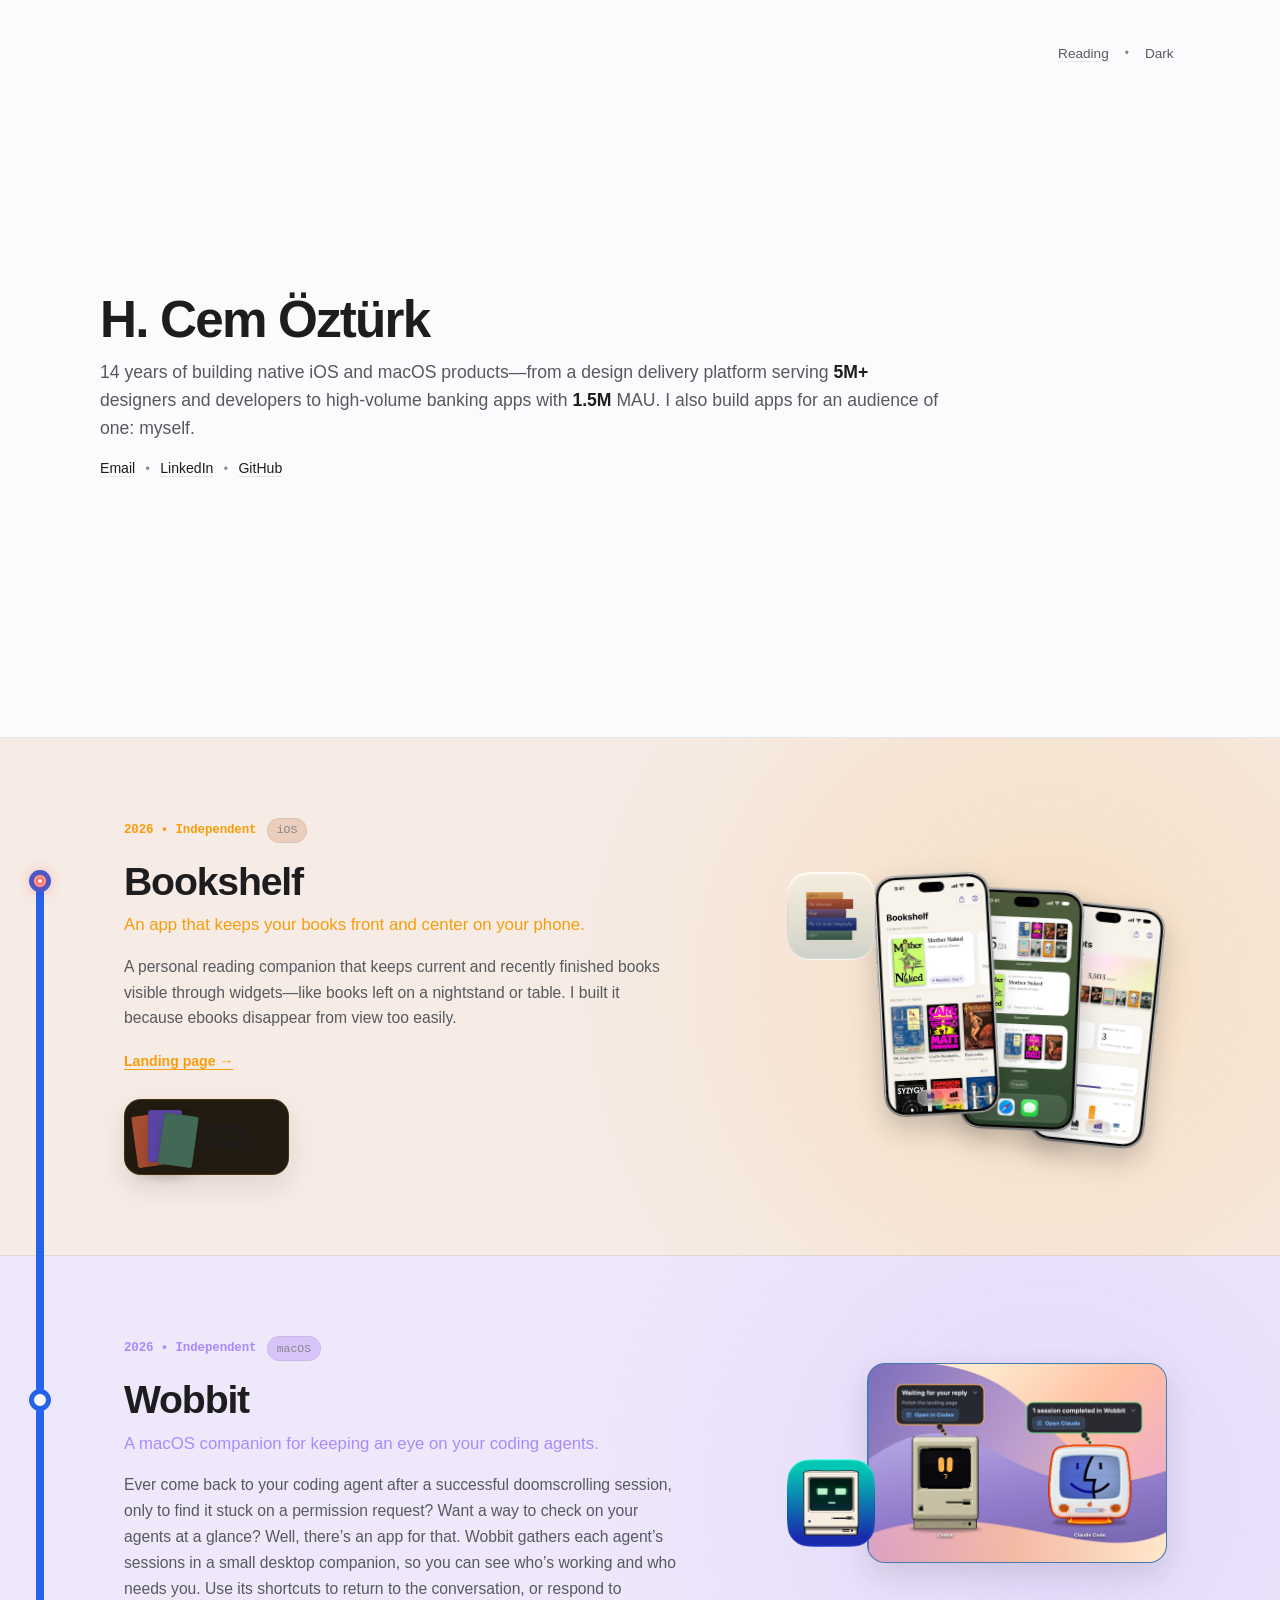
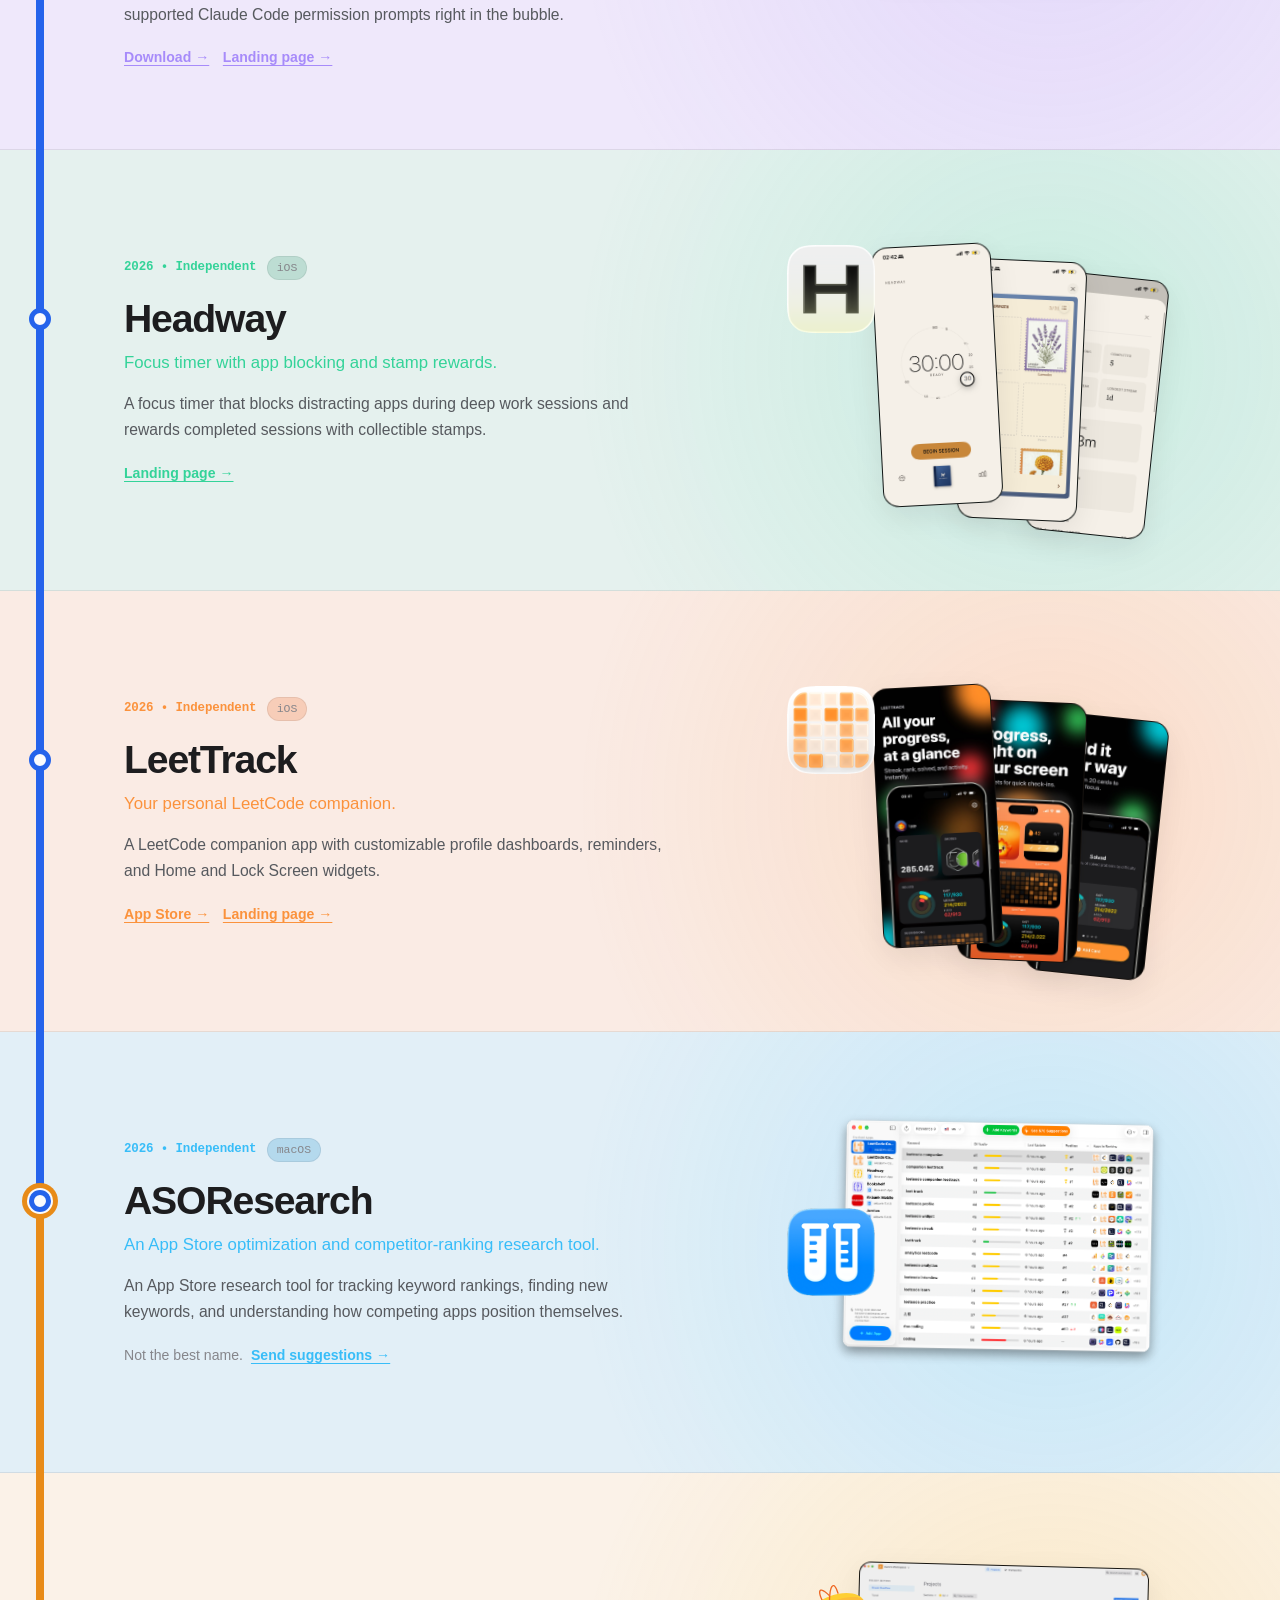
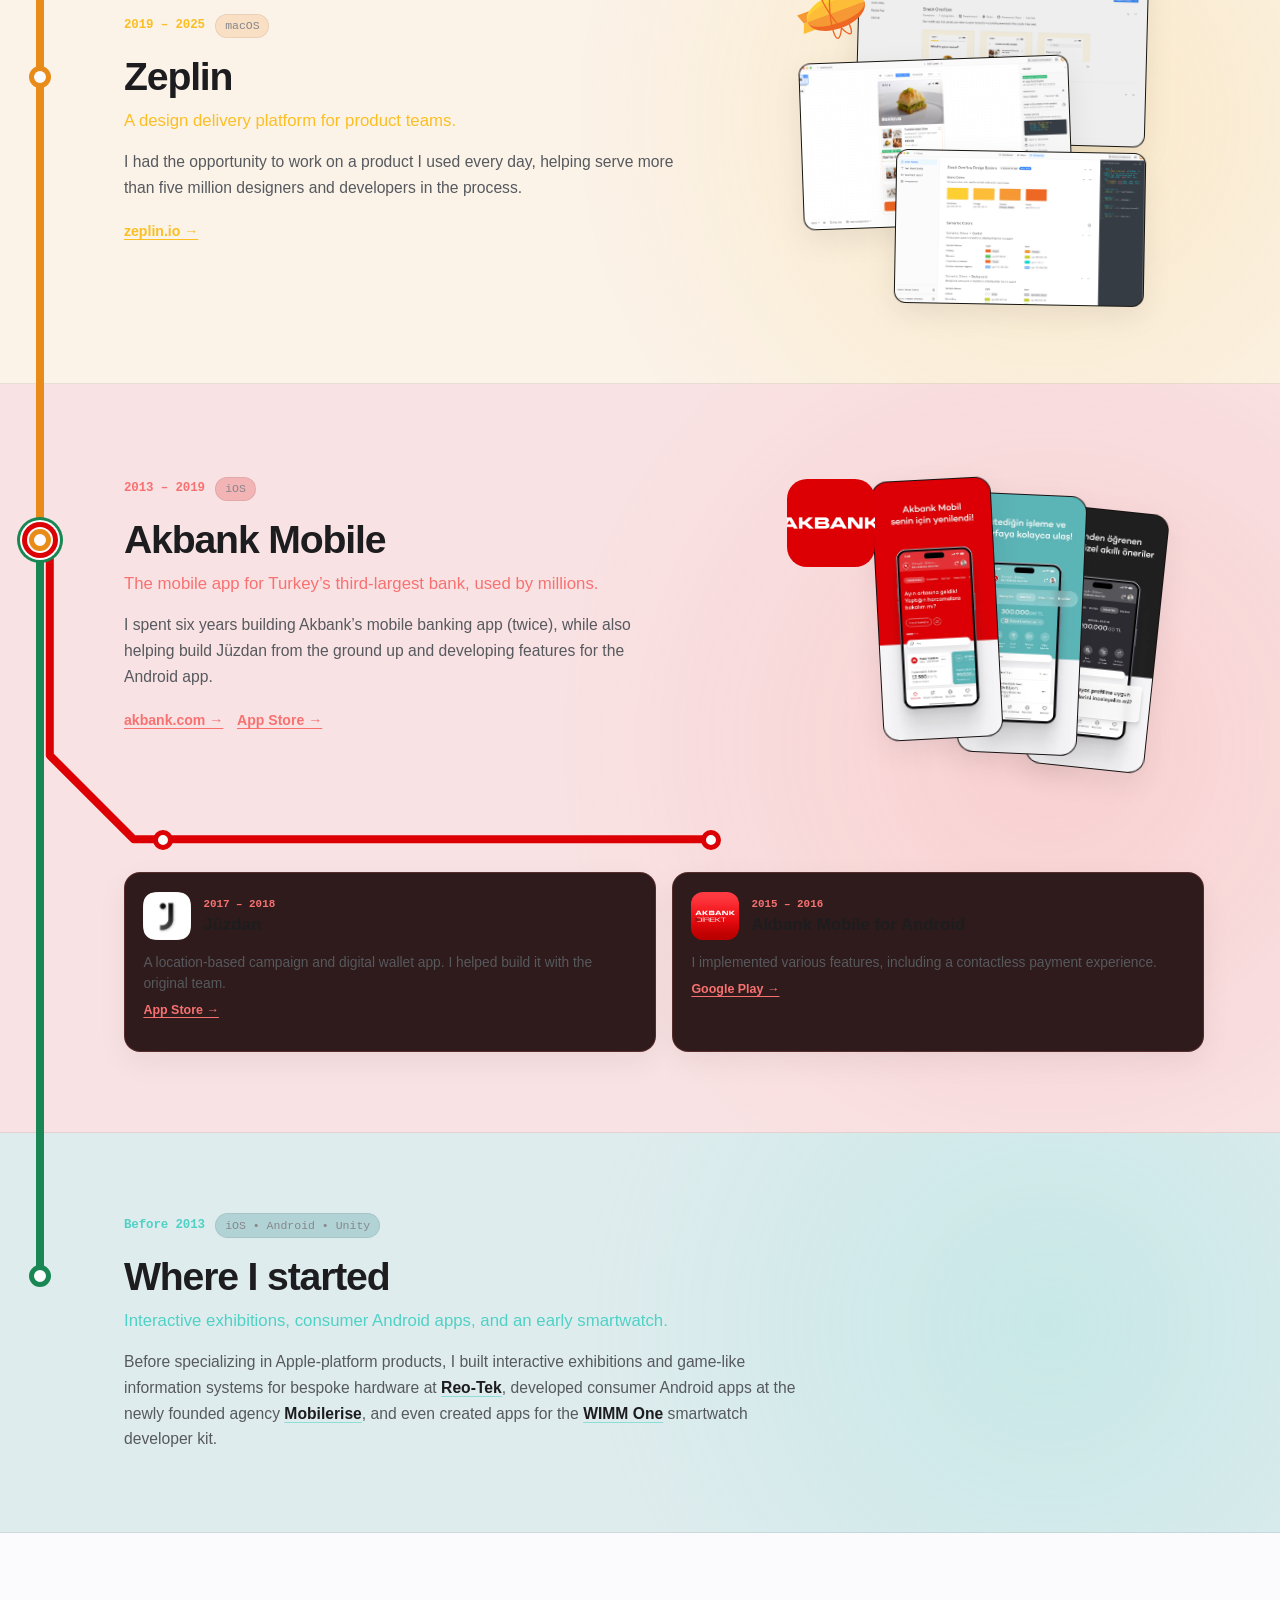
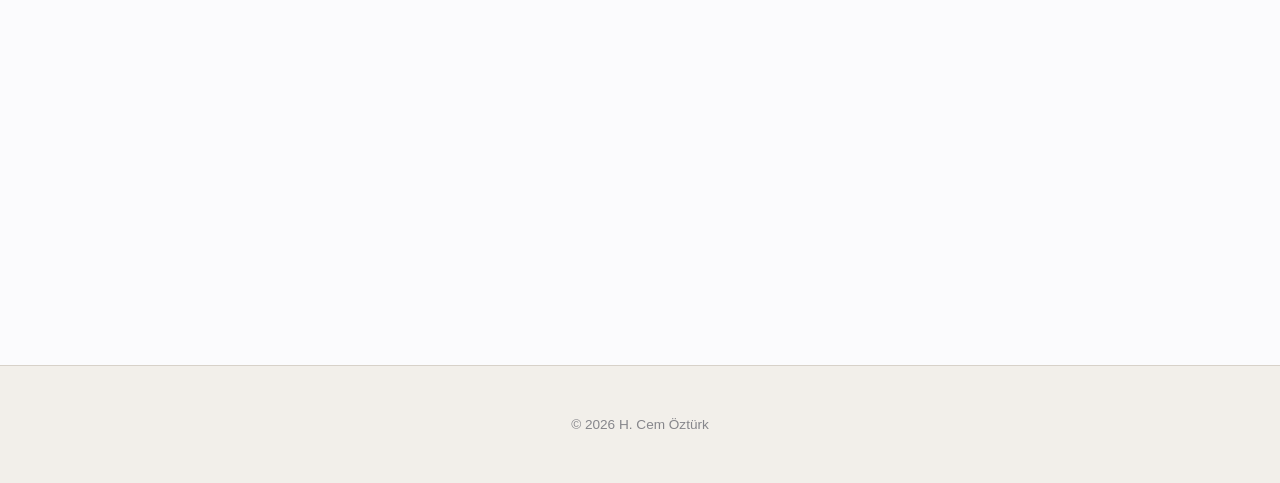
<file: index.html>
<!DOCTYPE html>
<html lang="en">
<head>
  <meta charset="UTF-8" />
  <meta name="viewport" content="width=device-width, initial-scale=1.0" />
  <title>H. Cem Ozturk</title>
  <meta name="description" content="A visual timeline of products, native Apple apps, and engineering systems built by H. Cem Öztürk over 14 years." />
  <meta name="author" content="H. Cem Öztürk" />
  <link rel="canonical" href="https://hcemozturk.com/" />
  <script>
    // This page is an introduction first: do not restore an old timeline position.
    // Explicit hash links still open their requested product section.
    if ("scrollRestoration" in history) history.scrollRestoration = "manual";
    if (!window.location.hash) window.scrollTo(0, 0);
    window.addEventListener("pageshow", () => {
      if (!window.location.hash) {
        window.requestAnimationFrame(() => {
          window.requestAnimationFrame(() => window.scrollTo(0, 0));
        });
      }
    });
  </script>

  <!-- Favicons -->
  <link rel="icon" type="image/png" sizes="32x32" href="assets/portfolio/favicon/mac.png?v=2" data-mac-favicon />
  <link rel="apple-touch-icon" sizes="180x180" href="assets/portfolio/favicon/apple-touch-icon.png?v=2" />
  <script src="assets/portfolio/favicon.js?v=2" defer></script>

  <!-- Styles -->
  <link rel="stylesheet" href="assets/portfolio/portfolio.css?v=2" />
</head>
<body>
  <!-- Header / Intro Banner -->
  <header class="timeline-header">
    <div class="header-inner">
      <div class="top-bar">
        <div class="header-actions">
          <a href="reading/" class="header-nav-link">Reading</a>
          <span class="sep-dot" aria-hidden="true">&bull;</span>
          <button id="themeToggle" class="theme-btn" aria-label="Toggle theme">
            <span class="theme-text-light">Dark</span>
            <span class="theme-text-dark">Light</span>
          </button>
        </div>
      </div>

      <div class="hero-block">
        <h1 class="hero-name">H. Cem Öztürk</h1>
        <p class="hero-bio">
          14 years of building native iOS and macOS products&mdash;from a design delivery platform serving <strong>5M+</strong> designers and developers to high-volume banking apps with <strong>1.5M</strong> MAU. I also build apps for an audience of one: myself.
        </p>
        <div class="hero-contact-row">
          <a href="#" id="emailLink" class="contact-link">Email</a>
          <span class="sep-dot">&bull;</span>
          <a href="https://linkedin.com/in/hcemozturk" target="_blank" rel="noopener noreferrer" class="contact-link">LinkedIn</a>
          <span class="sep-dot">&bull;</span>
          <a href="https://github.com/hcemozturk" target="_blank" rel="noopener noreferrer" class="contact-link">GitHub</a>
        </div>
      </div>
    </div>
  </header>

  <!-- PRODUCTS TIMELINE CONTAINER -->
  <main class="timeline-feed">
    <!-- 1. BOOKSHELF -->
    <section class="product-row theme-bookshelf" id="bookshelf">
      <a class="metro-station" href="#bookshelf" aria-label="Jump to Bookshelf" title="Bookshelf"></a>
      <div class="row-inner">
        <div class="content-col">
          <div class="tag-row">
            <span class="timestamp">2026 &bull; Independent</span>
            <span class="category-badge">iOS</span>
          </div>
          <h2 class="product-title">Bookshelf</h2>
          <p class="product-tagline">An app that keeps your books front and center on your phone.</p>

          <p class="product-description">A personal reading companion that keeps current and recently finished books visible through widgets&mdash;like books left on a nightstand or table. I built it because ebooks disappear from view too easily.</p>

          <div class="links-row">
            <a href="bookshelf/" class="row-action-link">Landing page &rarr;</a>
          </div>

          <a class="portfolio-reading-widget" href="reading/" aria-label="See what H. Cem Öztürk is reading">
            <span class="portfolio-reading-covers" data-personal-reading-covers aria-hidden="true">
              <span class="personal-reading-cover personal-reading-cover-placeholder"></span>
              <span class="personal-reading-cover personal-reading-cover-placeholder"></span>
              <span class="personal-reading-cover personal-reading-cover-placeholder"></span>
            </span>
            <span class="portfolio-reading-copy">
              <strong>
                <span>Cem&rsquo;s books</span>
                <span aria-hidden="true">&rarr;</span>
              </strong>
            </span>
          </a>
        </div>

        <div class="showcase-col">
          <div class="showcase-deck has-screenshots">
            <div class="deck-card hero-icon-card" title="Bookshelf App Icon">
              <img src="assets/bookshelf-icon.png" alt="Bookshelf App Icon" class="icon-img" />
            </div>
            <div class="deck-card shot-card depth-1">
              <img src="assets/bookshelf/shelf-framed.webp" alt="Bookshelf current, recently read, and Want to Read shelves" width="900" height="1840" loading="lazy" />
            </div>
            <div class="deck-card shot-card depth-2">
              <img src="assets/bookshelf/widgets-framed.webp" alt="Bookshelf Home Screen widgets" width="900" height="1840" loading="lazy" />
            </div>
            <div class="deck-card shot-card depth-3">
              <img src="assets/bookshelf/insights-framed.webp" alt="Bookshelf reading insights and yearly goals" width="900" height="1840" loading="lazy" />
            </div>
          </div>
        </div>
      </div>
    </section>

    <!-- 2. WOBBIT -->
    <section class="product-row theme-wobbit" id="wobbit">
      <a class="metro-station" href="#wobbit" aria-label="Jump to Wobbit" title="Wobbit"></a>
      <div class="row-inner">
        <div class="content-col">
          <div class="tag-row">
            <span class="timestamp">2026 &bull; Independent</span>
            <span class="category-badge">macOS</span>
          </div>
          <h2 class="product-title">Wobbit</h2>
          <p class="product-tagline">A macOS companion for keeping an eye on your coding agents.</p>

          <p class="product-description">Ever come back to your coding agent after a successful doomscrolling session, only to find it stuck on a permission request? Want a way to check on your agents at a glance? Well, there&rsquo;s an app for that. Wobbit gathers each agent&rsquo;s sessions in a small desktop companion, so you can see who&rsquo;s working and who needs you. Use its shortcuts to return to the conversation, or respond to supported Claude Code permission prompts right in the bubble.</p>

          <div class="links-row">
            <a href="https://github.com/hcemozturk/wobbit-releases/releases/latest/download/Wobbit.zip" target="_blank" rel="noopener noreferrer" class="row-action-link">Download &rarr;</a>
            <a href="wobbit/" class="row-action-link">Landing page &rarr;</a>
          </div>
        </div>

        <div class="showcase-col">
          <div class="showcase-deck wobbit-video-deck">
            <div class="deck-card hero-icon-card" title="Wobbit App Icon">
              <img src="assets/wobbit-icon.png" alt="Wobbit App Icon" class="icon-img" />
            </div>
            <video class="wobbit-demo-video" muted loop playsinline preload="none" poster="assets/wobbit/wobbit-agents-poster.jpg?v=4" aria-label="A beige Macintosh for Codex and a Tangerine iMac for Claude Code, showing independent session states">
              <source src="assets/wobbit/wobbit-agents.mp4?v=4" type="video/mp4" />
            </video>
          </div>
        </div>
      </div>
    </section>

    <!-- 3. HEADWAY -->
    <section class="product-row theme-headway" id="headway">
      <a class="metro-station" href="#headway" aria-label="Jump to Headway" title="Headway"></a>
      <div class="row-inner">
        <div class="content-col">
          <div class="tag-row">
            <span class="timestamp">2026 &bull; Independent</span>
            <span class="category-badge">iOS</span>
          </div>
          <h2 class="product-title">Headway</h2>
          <p class="product-tagline">Focus timer with app blocking and stamp rewards.</p>

          <p class="product-description">A focus timer that blocks distracting apps during deep work sessions and rewards completed sessions with collectible stamps.</p>

          <div class="links-row">
            <a href="headway/" class="row-action-link">Landing page &rarr;</a>
          </div>
        </div>

        <div class="showcase-col">
          <div class="showcase-deck has-screenshots">
            <div class="deck-card hero-icon-card" title="Headway App Icon">
              <img src="assets/leettrack/optimized/headway-icon-light-216.png" alt="Headway App Icon" class="icon-img icon-light" />
              <img src="assets/leettrack/optimized/headway-icon-dark-216.png" alt="Headway App Icon" class="icon-img icon-dark" />
            </div>
            <div class="deck-card shot-card depth-1">
              <img src="assets/headway/screenshots/headway_timer.png" alt="Headway Focus Timer Dial" loading="lazy" />
            </div>
            <div class="deck-card shot-card depth-2">
              <img src="assets/headway/screenshots/headway_stamps.png" alt="Headway Stamp Passport Collection" loading="lazy" />
            </div>
            <div class="deck-card shot-card depth-3">
              <img src="assets/headway/screenshots/headway_insights.png" alt="Headway Focus Insights" loading="lazy" />
            </div>
          </div>
        </div>
      </div>
    </section>

    <!-- 4. LEETTRACK -->
    <section class="product-row theme-leettrack" id="leettrack">
      <a class="metro-station" href="#leettrack" aria-label="Jump to LeetTrack" title="LeetTrack"></a>
      <div class="row-inner">
        <div class="content-col">
          <div class="tag-row">
            <span class="timestamp">2026 &bull; Independent</span>
            <span class="category-badge">iOS</span>
          </div>
          <h2 class="product-title">LeetTrack</h2>
          <p class="product-tagline">Your personal LeetCode companion.</p>

          <p class="product-description">A LeetCode companion app with customizable profile dashboards, reminders, and Home and Lock Screen widgets.</p>

          <div class="links-row">
            <a href="https://apps.apple.com/us/app/leetcode-companion-leettrack/id6759523427" target="_blank" rel="noopener noreferrer" class="row-action-link">App Store &rarr;</a>
            <a href="leettrack/" class="row-action-link">Landing page &rarr;</a>
          </div>
        </div>

        <div class="showcase-col">
          <div class="showcase-deck has-screenshots">
            <div class="deck-card hero-icon-card" title="LeetTrack App Icon">
              <img src="assets/leettrack/optimized/leettrack-icon-light-216.png" alt="LeetTrack App Icon" class="icon-img icon-light" />
              <img src="assets/leettrack/optimized/leettrack-icon-dark-216.png" alt="LeetTrack App Icon" class="icon-img icon-dark" />
            </div>
            <div class="deck-card shot-card depth-1">
              <img src="leettrack/assets/screenshot-1.jpg" alt="LeetTrack Dashboard" loading="lazy" />
            </div>
            <div class="deck-card shot-card depth-2">
              <img src="leettrack/assets/screenshot-3.jpg" alt="LeetTrack Widgets" loading="lazy" />
            </div>
            <div class="deck-card shot-card depth-3">
              <img src="leettrack/assets/screenshot-4.jpg" alt="LeetTrack Customization" loading="lazy" />
            </div>
          </div>
        </div>
      </div>
    </section>

    <!-- 5. ASORESEARCH -->
    <section class="product-row theme-aso" id="asoresearch">
      <a class="metro-station" href="#asoresearch" aria-label="Jump to ASOResearch" title="ASOResearch"></a>
      <div class="row-inner">
        <div class="content-col">
          <div class="tag-row">
            <span class="timestamp">2026 &bull; Independent</span>
            <span class="category-badge">macOS</span>
          </div>
          <h2 class="product-title">ASOResearch</h2>
          <p class="product-tagline">An App Store optimization and competitor-ranking research tool.</p>

          <p class="product-description">An App Store research tool for tracking keyword rankings, finding new keywords, and understanding how competing apps position themselves.</p>

          <div class="links-row naming-suggestion-row">
            <span>Not the best name.</span>
            <a class="row-action-link" href="mailto:hi@hcemozturk.com?subject=A%20better%20name%20for%20ASOResearch">Send suggestions &rarr;</a>
          </div>
        </div>

        <div class="showcase-col">
          <div class="showcase-deck aso-screenshot-deck">
            <div class="deck-card hero-icon-card" title="ASOResearch App Icon">
              <img src="assets/asoresearch-icon.png" alt="ASOResearch App Icon" class="icon-img" />
            </div>
            <div class="deck-card aso-screenshot-card">
              <img src="assets/asoresearch/keyword-rankings.png" alt="ASOResearch keyword rankings and competing apps" loading="lazy" />
            </div>
          </div>
        </div>
      </div>
    </section>

    <!-- 6. ZEPLIN MACOS APP -->
    <section class="product-row theme-zeplin" id="zeplin">
      <a class="metro-station" href="#zeplin" aria-label="Jump to Zeplin" title="Zeplin"></a>
      <div class="row-inner">
        <div class="content-col">
          <div class="tag-row">
            <span class="timestamp">2019 &ndash; 2025</span>
            <span class="category-badge">macOS</span>
          </div>
          <h2 class="product-title">Zeplin</h2>
          <p class="product-tagline">A design delivery platform for product teams.</p>

          <p class="product-description">I had the opportunity to work on a product I used every day, helping serve more than five million designers and developers in the process.</p>

          <div class="links-row">
            <a href="https://zeplin.io" target="_blank" rel="noopener noreferrer" class="row-action-link">zeplin.io &rarr;</a>
          </div>
        </div>

        <div class="showcase-col">
          <div class="showcase-deck zeplin-screenshot-deck">
            <div class="deck-card hero-icon-card zeplin-brand-card" title="Zeplin App Icon">
              <img src="assets/zeplin.svg" alt="Zeplin Icon" class="icon-svg" />
            </div>
            <div class="deck-card zeplin-shot depth-1">
              <img src="assets/zeplin/workspace.png" alt="Zeplin workspace project overview" loading="lazy" />
            </div>
            <div class="deck-card zeplin-shot depth-2">
              <img src="assets/zeplin/baklava.png" alt="Baklava design inspected in Zeplin" loading="lazy" />
            </div>
            <div class="deck-card zeplin-shot depth-3">
              <img src="assets/zeplin/styleguide.png" alt="Design-system styleguide in Zeplin" loading="lazy" />
            </div>
          </div>
        </div>
      </div>
    </section>

    <!-- 7. AKBANK MOBILE -->
    <section class="product-row theme-akbank" id="akbank-mobile">
      <a class="metro-station" href="#akbank-mobile" aria-label="Jump to Akbank Mobile" title="Akbank Mobile"></a>
      <span class="akbank-through-line" aria-hidden="true"></span>
      <svg class="akbank-route-svg" aria-hidden="true" focusable="false">
        <path class="akbank-route-path"></path>
      </svg>
      <div class="row-inner">
        <div class="content-col">
          <div class="tag-row">
            <span class="timestamp">2013 &ndash; 2019</span>
            <span class="category-badge">iOS</span>
          </div>
          <h2 class="product-title">Akbank Mobile</h2>
          <p class="product-tagline">The mobile app for Turkey&rsquo;s third-largest bank, used by millions.</p>

          <p class="product-description">I spent six years building Akbank&rsquo;s mobile banking app (twice), while also helping build Jüzdan from the ground up and developing features for the Android app.</p>

          <div class="links-row">
            <a href="https://www.akbank.com/en" target="_blank" rel="noopener noreferrer" class="row-action-link">akbank.com &rarr;</a>
            <a href="https://apps.apple.com/tr/app/akbank-mobile/id560516360" target="_blank" rel="noopener noreferrer" class="row-action-link">App Store &rarr;</a>
          </div>
        </div>

        <div class="showcase-col">
          <div class="showcase-deck has-screenshots akbank-screenshot-deck">
            <div class="deck-card hero-icon-card akbank-brand-card" title="Akbank Mobile App Icon">
              <img src="assets/akbank-mobil-icon.png" alt="Akbank Mobile App Icon" class="icon-img" />
            </div>
            <div class="deck-card shot-card depth-1">
              <img src="assets/akbank/dashboard.webp" alt="Akbank Mobile dashboard" loading="lazy" />
            </div>
            <div class="deck-card shot-card depth-2">
              <img src="assets/akbank/cards.webp" alt="Cards in Akbank Mobile" loading="lazy" />
            </div>
            <div class="deck-card shot-card depth-3">
              <img src="assets/akbank/investments.webp" alt="Investment suggestions in Akbank Mobile" loading="lazy" />
            </div>
          </div>
        </div>
      </div>

      <div class="akbank-branch" aria-label="Other Akbank products">
        <article class="branch-product branch-juzdan">
          <span class="branch-station" aria-hidden="true"></span>
          <div class="branch-face">
            <div class="branch-product-head">
              <div class="branch-icon-wrap">
                <img src="assets/juzdan-icon.webp" alt="" class="branch-icon-img" />
              </div>
              <div>
                <span class="branch-date">2017 &ndash; 2018</span>
                <h3>Jüzdan</h3>
              </div>
            </div>
            <p>A location-based campaign and digital wallet app. I helped build it with the original team.</p>
            <a href="https://apps.apple.com/tr/app/juzdan/id1270161188" target="_blank" rel="noopener noreferrer" class="row-action-link branch-action-link">App Store &rarr;</a>
          </div>
        </article>

        <article class="branch-product branch-nfc">
          <span class="branch-station" aria-hidden="true"></span>
          <div class="branch-face">
            <div class="branch-product-head">
              <div class="branch-icon-wrap">
                <img src="assets/akbank-direkt-icon.png" alt="" class="branch-icon-img" />
              </div>
              <div>
                <span class="branch-date">2015 &ndash; 2016</span>
                <h3>Akbank Mobile for Android</h3>
              </div>
            </div>
            <p>I implemented various features, including a contactless payment experience.</p>
            <a href="https://play.google.com/store/apps/details?id=com.akbank.android.apps.akbank_direkt" target="_blank" rel="noopener noreferrer" class="row-action-link branch-action-link">Google Play &rarr;</a>
          </div>
        </article>
      </div>
    </section>

    <!-- 8. EARLY WORK -->
    <section class="product-row theme-early-work" id="early-work">
      <a class="metro-station" href="#early-work" aria-label="Jump to Where I started" title="Where I started"></a>
      <div class="row-inner early-work-inner">
        <div class="content-col">
          <div class="tag-row">
            <span class="timestamp">Before 2013</span>
            <span class="category-badge">iOS &bull; Android &bull; Unity</span>
          </div>
          <h2 class="product-title">Where I started</h2>
          <p class="product-tagline">Interactive exhibitions, consumer Android apps, and an early smartwatch.</p>
          <p class="product-description">Before specializing in Apple-platform products, I built interactive exhibitions and game-like information systems for bespoke hardware at <a href="https://www.reo-tek.com" target="_blank" rel="noopener noreferrer">Reo-Tek</a>, developed consumer Android apps at the newly founded agency <a href="https://mobilerise.com" target="_blank" rel="noopener noreferrer">Mobilerise</a>, and even created apps for the <a href="https://en.wikipedia.org/wiki/WIMM_One" target="_blank" rel="noopener noreferrer">WIMM One</a> smartwatch developer kit.</p>
        </div>
      </div>
    </section>

    <div class="timeline-tail-space" role="region" aria-labelledby="finaleTitle">
      <div class="finale-copy">
        <p class="finale-thanks">Thanks for making it all the way down.</p>
        <h2 id="finaleTitle">Meet Kiki, my favorite code reviewer.</h2>
      </div>
    </div>

  </main>

  <!-- Minimal Footer -->
  <footer class="timeline-footer">
    <div class="footer-kiki-scene" aria-hidden="true">
      <img class="footer-kiki" src="assets/kiki-looking-up.png" alt="" />
      <span class="kiki-bubble">I have notes.</span>
    </div>
    <div class="footer-inner">
      <p>&copy; 2026 H. Cem Öztürk</p>
    </div>
  </footer>

  <!-- Toast for clipboard copy -->
  <div class="toast-popup" id="toastPopup" role="status" aria-live="polite"></div>

  <!-- Scripts -->
  <script src="assets/reading/reading-data.js"></script>
  <script src="assets/reading/bookshelf-teaser.js"></script>
  <script src="assets/portfolio/portfolio.js"></script>
</body>
</html>
</file>
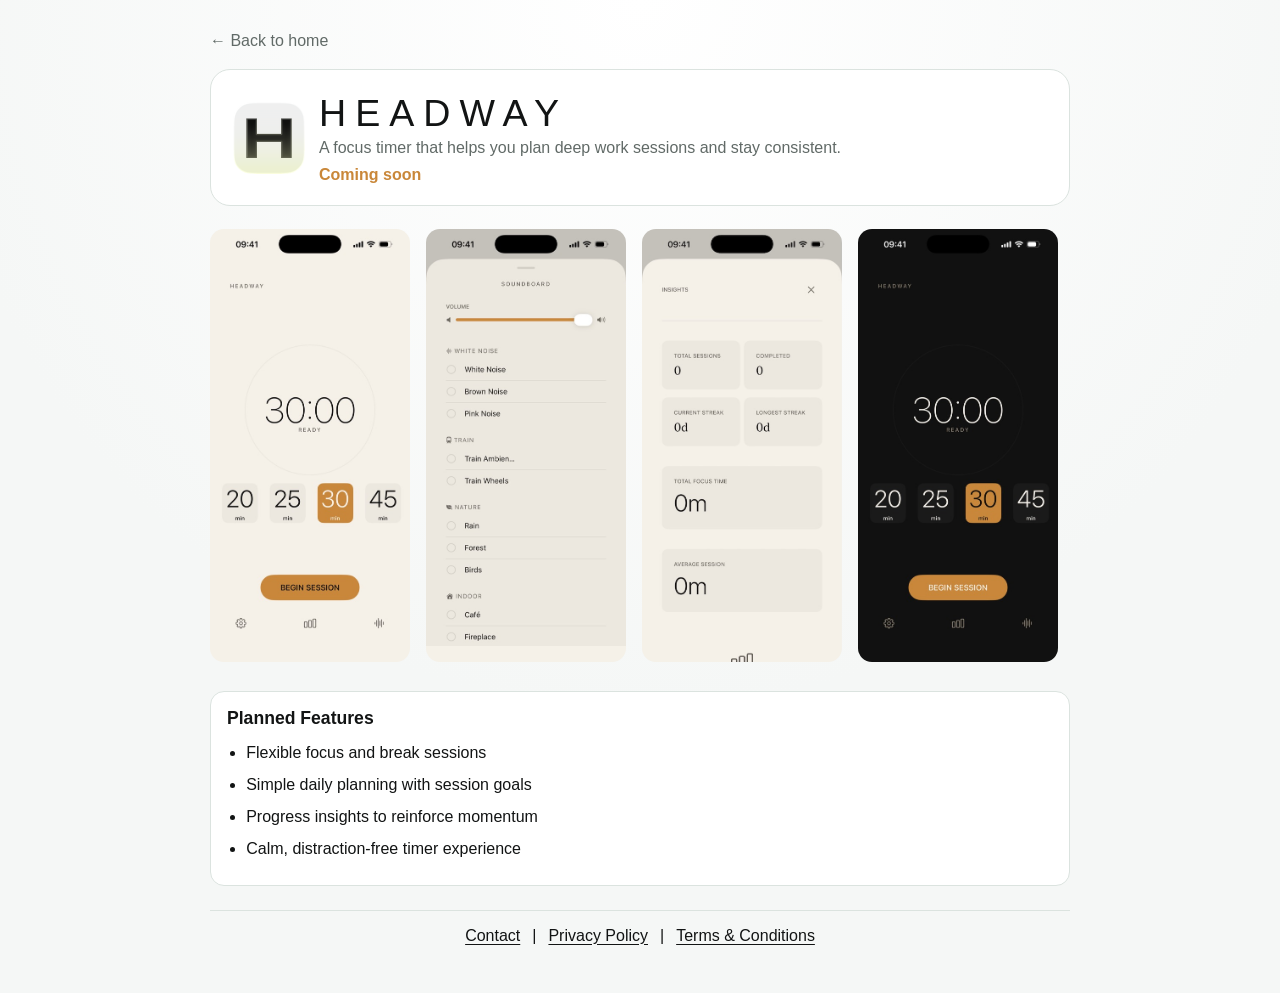
<file: headway/index.html>
<!doctype html>
<html lang="en">
  <head>
    <meta charset="UTF-8" />
    <meta name="viewport" content="width=device-width, initial-scale=1.0" />
    <title>Headway</title>
    <meta
      name="description"
      content="Headway is a focus timer app for planning deep work sessions and building momentum."
    />
    <link rel="icon" type="image/png" href="../assets/leettrack/optimized/headway-icon-light-216.png" />
    <link rel="icon" type="image/png" sizes="32x32" href="../assets/leettrack/optimized/headway-icon-light-216.png" />
    <link rel="icon" type="image/png" sizes="16x16" href="../assets/leettrack/optimized/headway-icon-light-216.png" />
    <link rel="apple-touch-icon" href="../assets/leettrack/optimized/headway-icon-light-216.png" />
    <style>
      :root {
        --bg: #f5f7f6;
        --surface: #ffffff;
        --text: #121414;
        --muted: #616a67;
        --line: #dbe3df;
        --accent: #1f8f6a;
        --accent-soft: #c98739;
      }

      * {
        box-sizing: border-box;
      }

      body {
        margin: 0;
        min-height: 100vh;
        font-family: "SF Pro Text", "SF Pro Display", -apple-system, BlinkMacSystemFont,
          "Avenir Next", Avenir, "Segoe UI", sans-serif;
        color: var(--text);
        background: radial-gradient(circle at top, #ffffff 0%, var(--bg) 60%);
      }

      main {
        width: min(860px, 92vw);
        margin: 0 auto;
        padding: 2rem 0 3rem;
      }

      .top-link {
        color: var(--muted);
        text-decoration: none;
      }

      .top-link:hover {
        color: var(--text);
      }

      .hero {
        margin-top: 1.2rem;
        background: var(--surface);
        border: 1px solid var(--line);
        border-radius: 20px;
        padding: 1.35rem;
      }

      .app-row {
        display: flex;
        align-items: center;
        gap: 0.9rem;
      }

      .app-icon {
        width: 72px;
        height: 72px;
        border-radius: 18px;
        overflow: hidden;
        flex: 0 0 auto;
      }

      .icon-light,
      .icon-dark {
        width: 100%;
        height: 100%;
        object-fit: cover;
      }

      .icon-dark {
        display: none;
      }

      h1 {
        margin: 0;
        font-size: clamp(1.75rem, 4vw, 2.35rem);
        letter-spacing: -0.02em;
      }

      .app-title {
        font-weight: 300;
        letter-spacing: 0.24em;
        text-transform: uppercase;
      }

      .subtitle {
        margin: 0.25rem 0 0;
        color: var(--muted);
      }

      .coming {
        margin-top: 0.55rem;
        color: var(--accent-soft);
        font-weight: 600;
      }

      .card {
        margin-top: 1.3rem;
        padding: 1rem;
        background: var(--surface);
        border: 1px solid var(--line);
        border-radius: 14px;
      }

      .card h2 {
        margin: 0;
        font-size: 1.1rem;
      }

      ul {
        margin: 0.75rem 0 0;
        padding-left: 1.2rem;
      }

      li {
        margin: 0.5rem 0;
        line-height: 1.5;
      }

      .legal {
        margin-top: 1.5rem;
        padding-top: 1rem;
        border-top: 1px solid var(--line);
      }

      .legal-links {
        display: flex;
        gap: 0.75rem;
        flex-wrap: wrap;
        justify-content: center;
      }

      .legal-links a {
        color: var(--text);
        text-underline-offset: 3px;
      }

      .screens {
        margin-top: 1.4rem;
        display: flex;
        gap: 1rem;
        overflow-x: auto;
        scroll-snap-type: x mandatory;
        -webkit-overflow-scrolling: touch;
        padding-bottom: 0.5rem;
        scrollbar-width: none;
      }

      .screens::-webkit-scrollbar {
        display: none;
      }

      .shot {
        margin: 0;
        border-radius: 14px;
        overflow: hidden;
        flex: 0 0 200px;
        aspect-ratio: 9 / 19.5;
        scroll-snap-align: start;
      }

      .shot img {
        width: 100%;
        height: 100%;
        object-fit: cover;
        display: block;
      }

      @media (max-width: 760px) {
        .hero {
          padding: 1rem;
        }
      }

      @media (prefers-color-scheme: dark) {
        .icon-light {
          display: none;
        }

        .icon-dark {
          display: block;
        }
      }
    </style>
  </head>
  <body>
    <main>
      <a class="top-link" href="../">&larr; Back to home</a>

      <section class="hero">
        <div class="app-row">
          <div class="app-icon" aria-hidden="true">
            <img
              class="icon-light"
              src="../assets/leettrack/optimized/headway-icon-light-216.png"
              alt=""
              loading="lazy"
            />
            <img
              class="icon-dark"
              src="../assets/leettrack/optimized/headway-icon-dark-216.png"
              alt=""
              loading="lazy"
            />
          </div>
          <div>
            <h1 class="app-title">Headway</h1>
            <p class="subtitle">
              A focus timer that helps you plan deep work sessions and stay consistent.
            </p>
            <div class="coming">Coming soon</div>
          </div>
        </div>
      </section>

      <section class="screens" aria-label="Headway screenshots">
        <figure class="shot">
          <img
            src="../assets/headway/screenshots/1_timer_light.jpg"
            alt="Headway timer screen in light mode"
            loading="lazy"
          />
        </figure>
        <figure class="shot">
          <img
            src="../assets/headway/screenshots/2_soundboard.jpg"
            alt="Headway soundboard screen"
            loading="lazy"
          />
        </figure>
        <figure class="shot">
          <img
            src="../assets/headway/screenshots/3_insights.jpg"
            alt="Headway insights screen"
            loading="lazy"
          />
        </figure>
        <figure class="shot">
          <img
            src="../assets/headway/screenshots/4_timer_dark.jpg"
            alt="Headway timer screen in dark mode"
            loading="lazy"
          />
        </figure>
      </section>

      <section class="card" aria-label="Headway features">
        <h2>Planned Features</h2>
        <ul>
          <li>Flexible focus and break sessions</li>
          <li>Simple daily planning with session goals</li>
          <li>Progress insights to reinforce momentum</li>
          <li>Calm, distraction-free timer experience</li>
        </ul>
      </section>

      <section class="legal">
        <div class="legal-links">
          <a href="mailto:leettrackapp@gmail.com">Contact</a>
          <span aria-hidden="true">|</span>
          <a href="privacy.html">Privacy Policy</a>
          <span aria-hidden="true">|</span>
          <a href="terms.html">Terms &amp; Conditions</a>
        </div>
      </section>
    </main>
  </body>
</html>
</file>
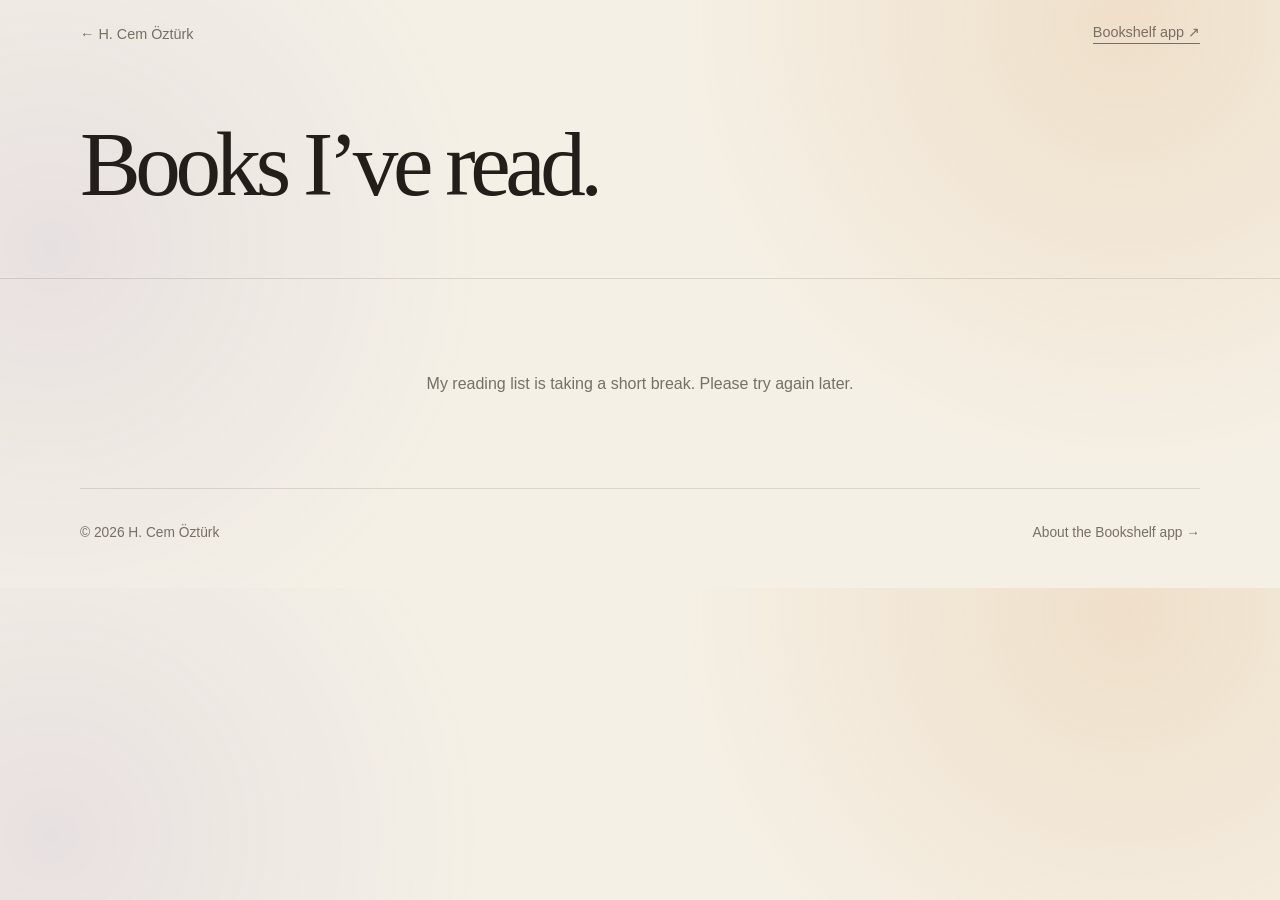
<file: reading/index.html>
<!doctype html>
<html lang="en">
  <head>
    <meta charset="UTF-8" />
    <meta name="viewport" content="width=device-width, initial-scale=1.0" />
    <title>Reading — H. Cem Öztürk</title>
    <meta name="description" content="The books H. Cem Öztürk is currently reading and has finished." />
    <meta name="author" content="H. Cem Öztürk" />
    <meta name="theme-color" content="#f5f0e6" />
    <link rel="canonical" href="https://hcemozturk.com/reading/" />
    <link rel="icon" type="image/png" href="../assets/bookshelf-icon.png" />
    <link rel="apple-touch-icon" href="../assets/bookshelf-icon.png" />
    <link rel="stylesheet" href="../assets/reading/reading.css" />
  </head>
  <body>
    <header class="reading-shell reading-topbar">
      <a class="reading-nav-link" href="../">&larr; H. Cem Öztürk</a>
      <a class="reading-nav-link" href="../bookshelf/">Bookshelf app &nearr;</a>
    </header>

    <main>
      <section class="reading-shell reading-hero">
        <h1>Books I&rsquo;ve read.</h1>
      </section>

      <section class="reading-section reading-section-current" data-current-section hidden>
        <div class="reading-shell">
          <div class="reading-section-heading">
            <div>
              <p class="reading-section-eyebrow" data-place-copy>On my nightstand</p>
              <h2>Currently reading</h2>
            </div>
          </div>
          <div class="current-grid" data-current-grid></div>
        </div>
      </section>

      <section class="reading-section reading-section-read" data-read-section hidden>
        <div class="reading-shell">
          <div class="reading-section-heading">
            <div>
              <p class="reading-section-eyebrow">On my bookshelf</p>
              <h2>Read</h2>
            </div>
          </div>
          <div data-read-years></div>
        </div>
      </section>

      <p class="reading-status" role="status" data-reading-status>Getting the books from the shelf&hellip;</p>
    </main>

    <footer class="reading-shell reading-footer">
      <span>&copy; 2026 H. Cem Öztürk</span>
      <a href="../bookshelf/">About the Bookshelf app &rarr;</a>
    </footer>

    <script src="../assets/reading/reading-data.js"></script>
    <script src="../assets/reading/reading-page.js"></script>
  </body>
</html>
</file>
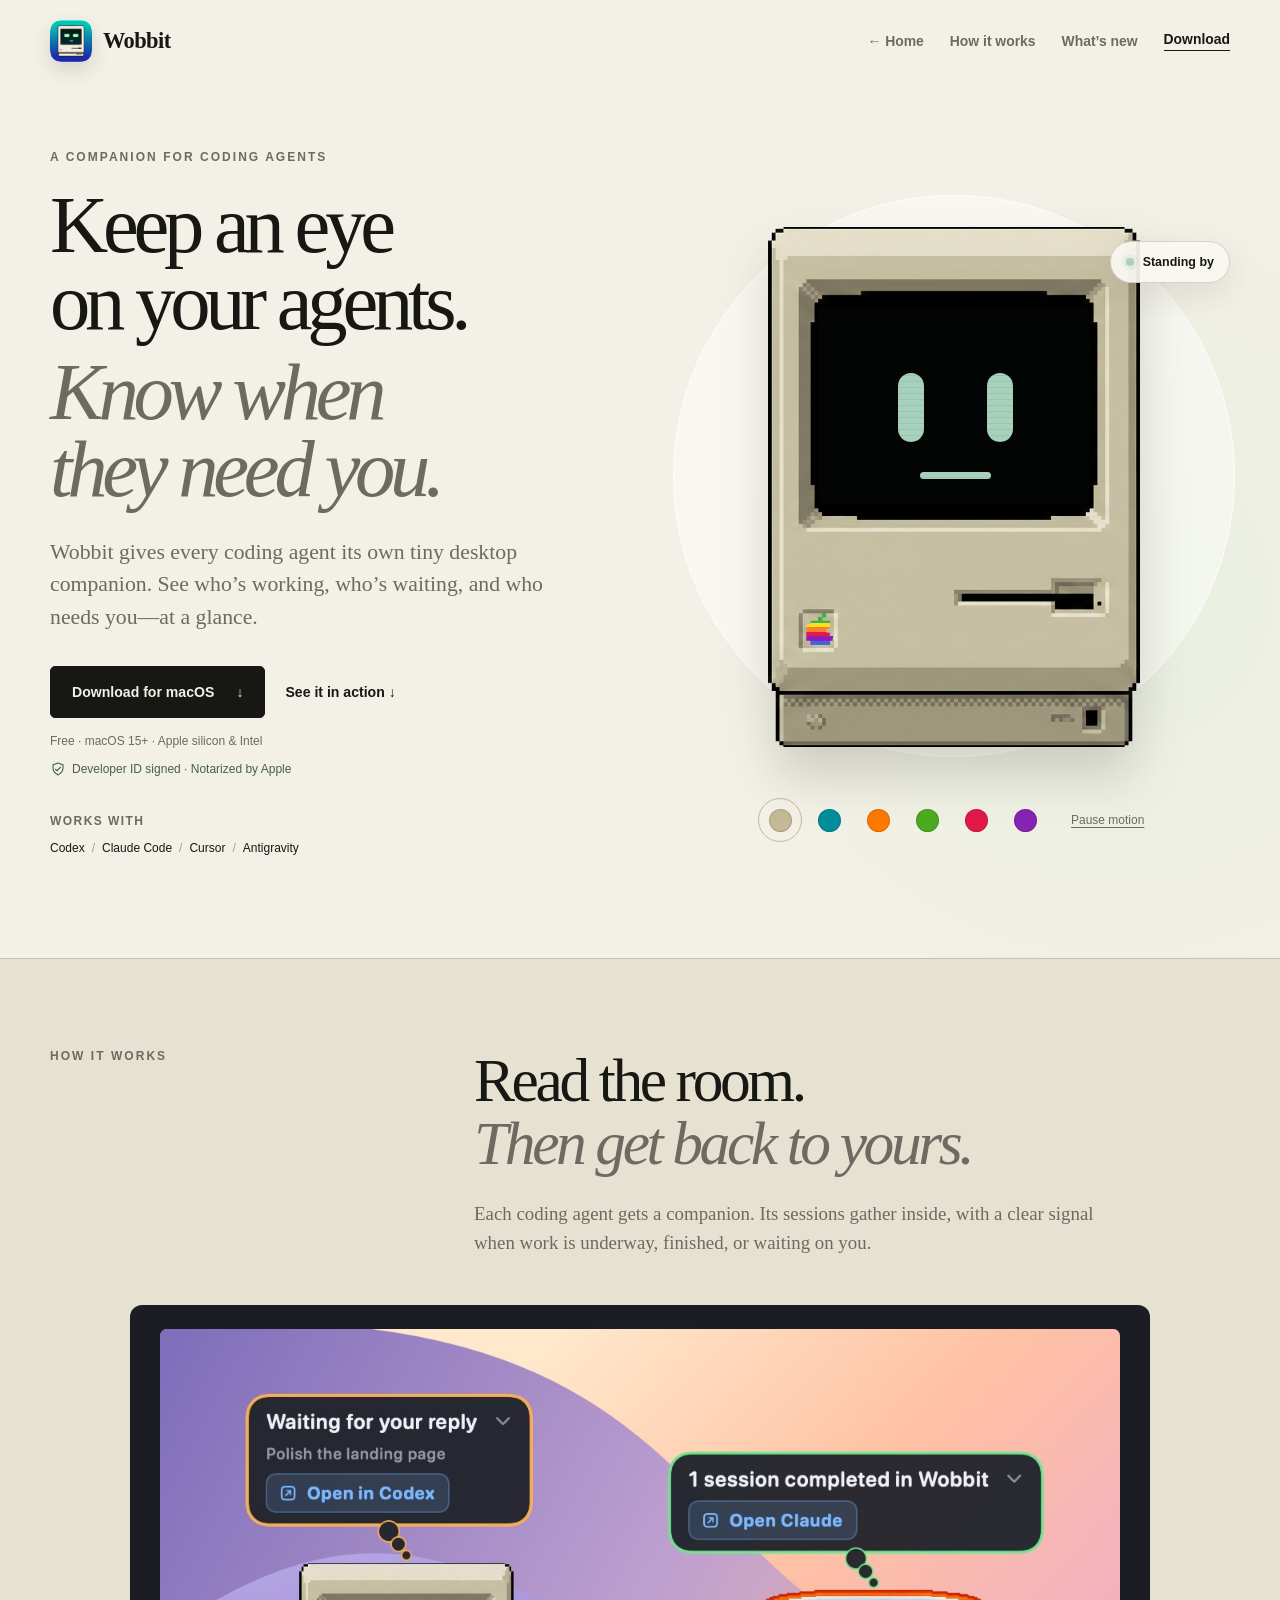
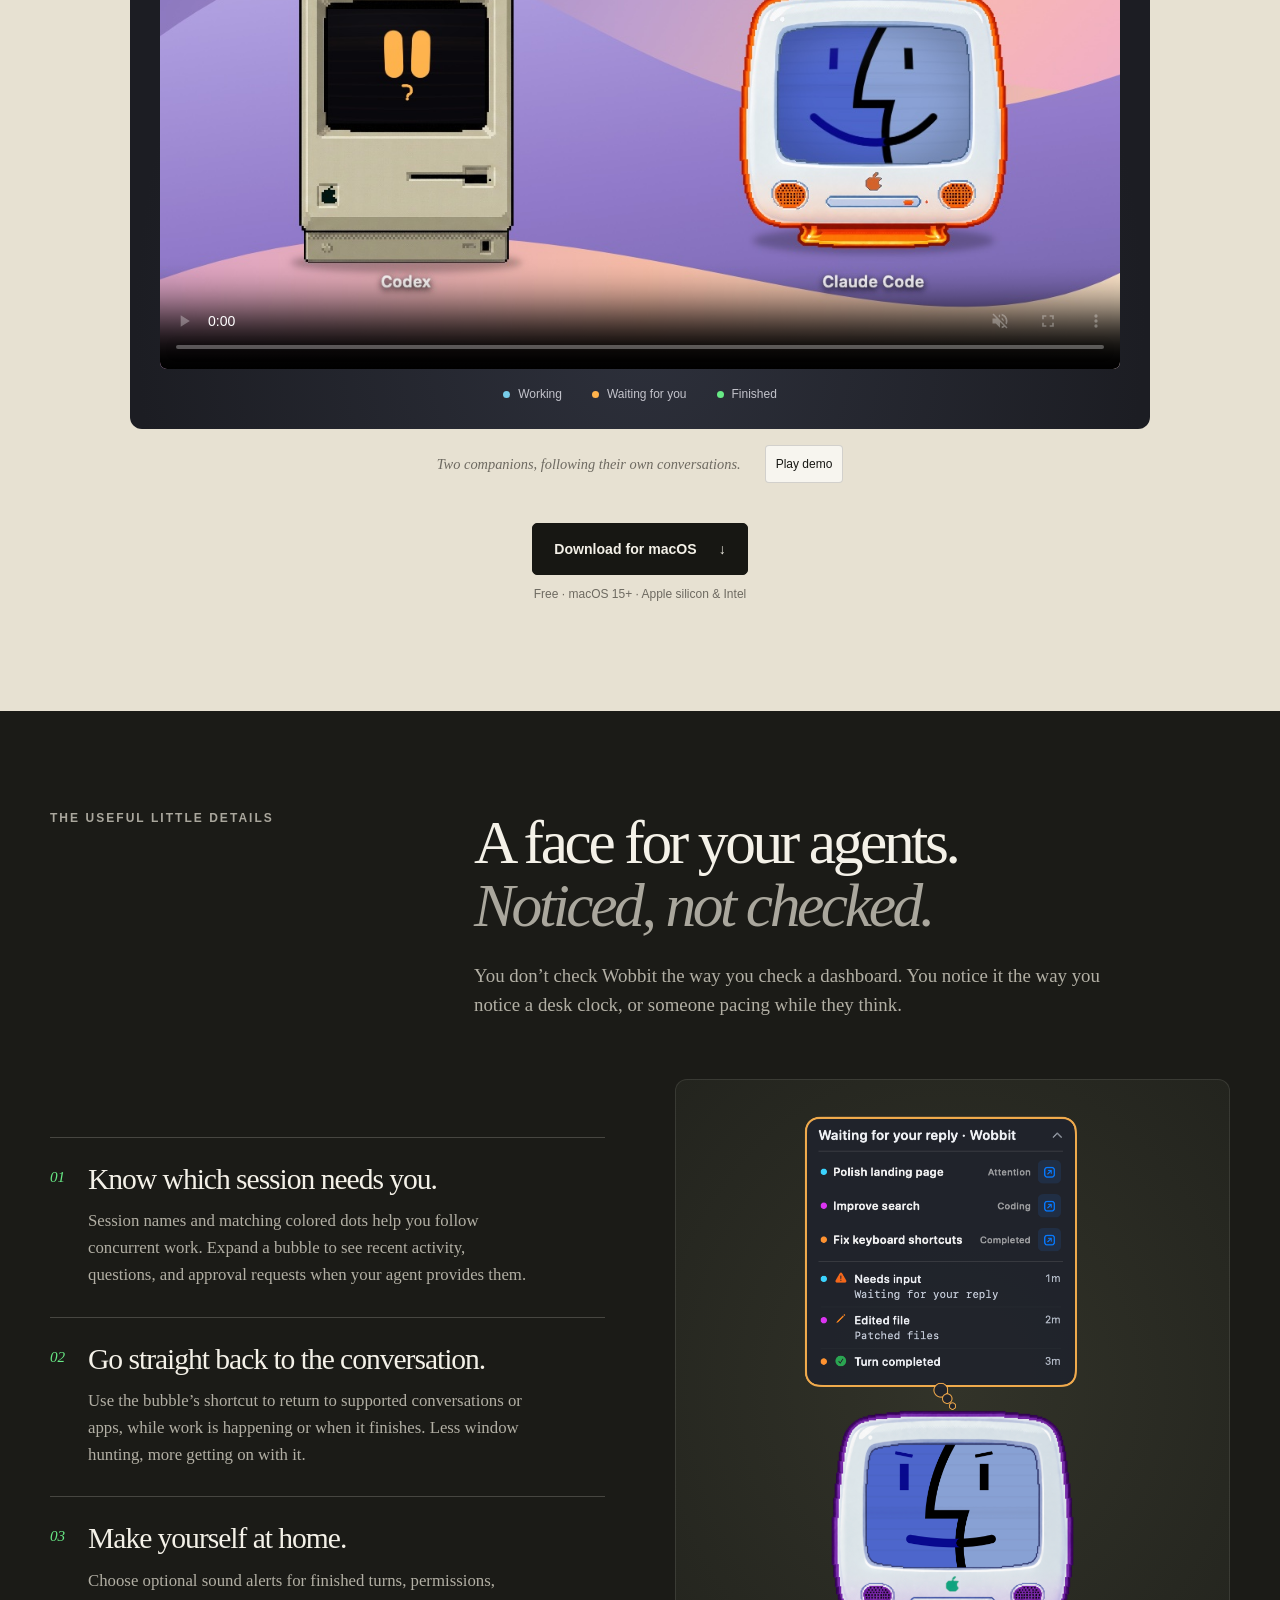
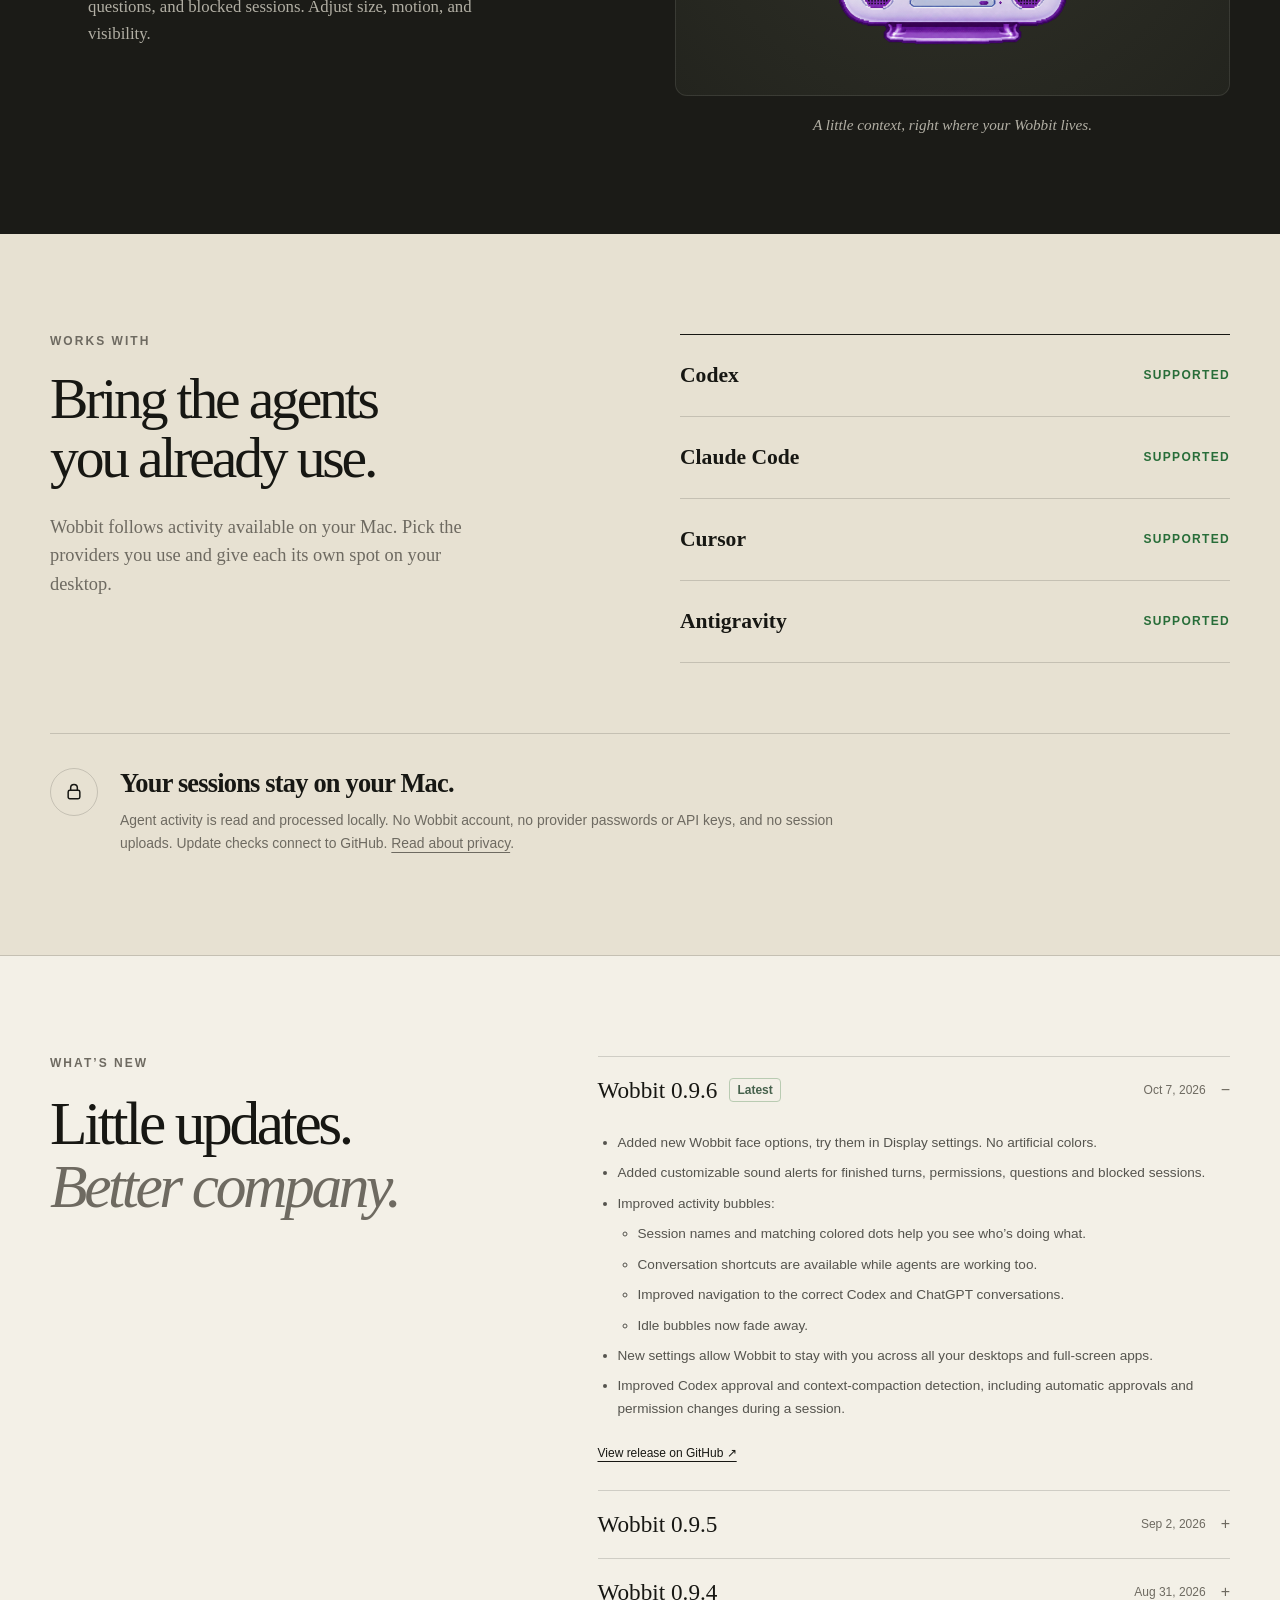
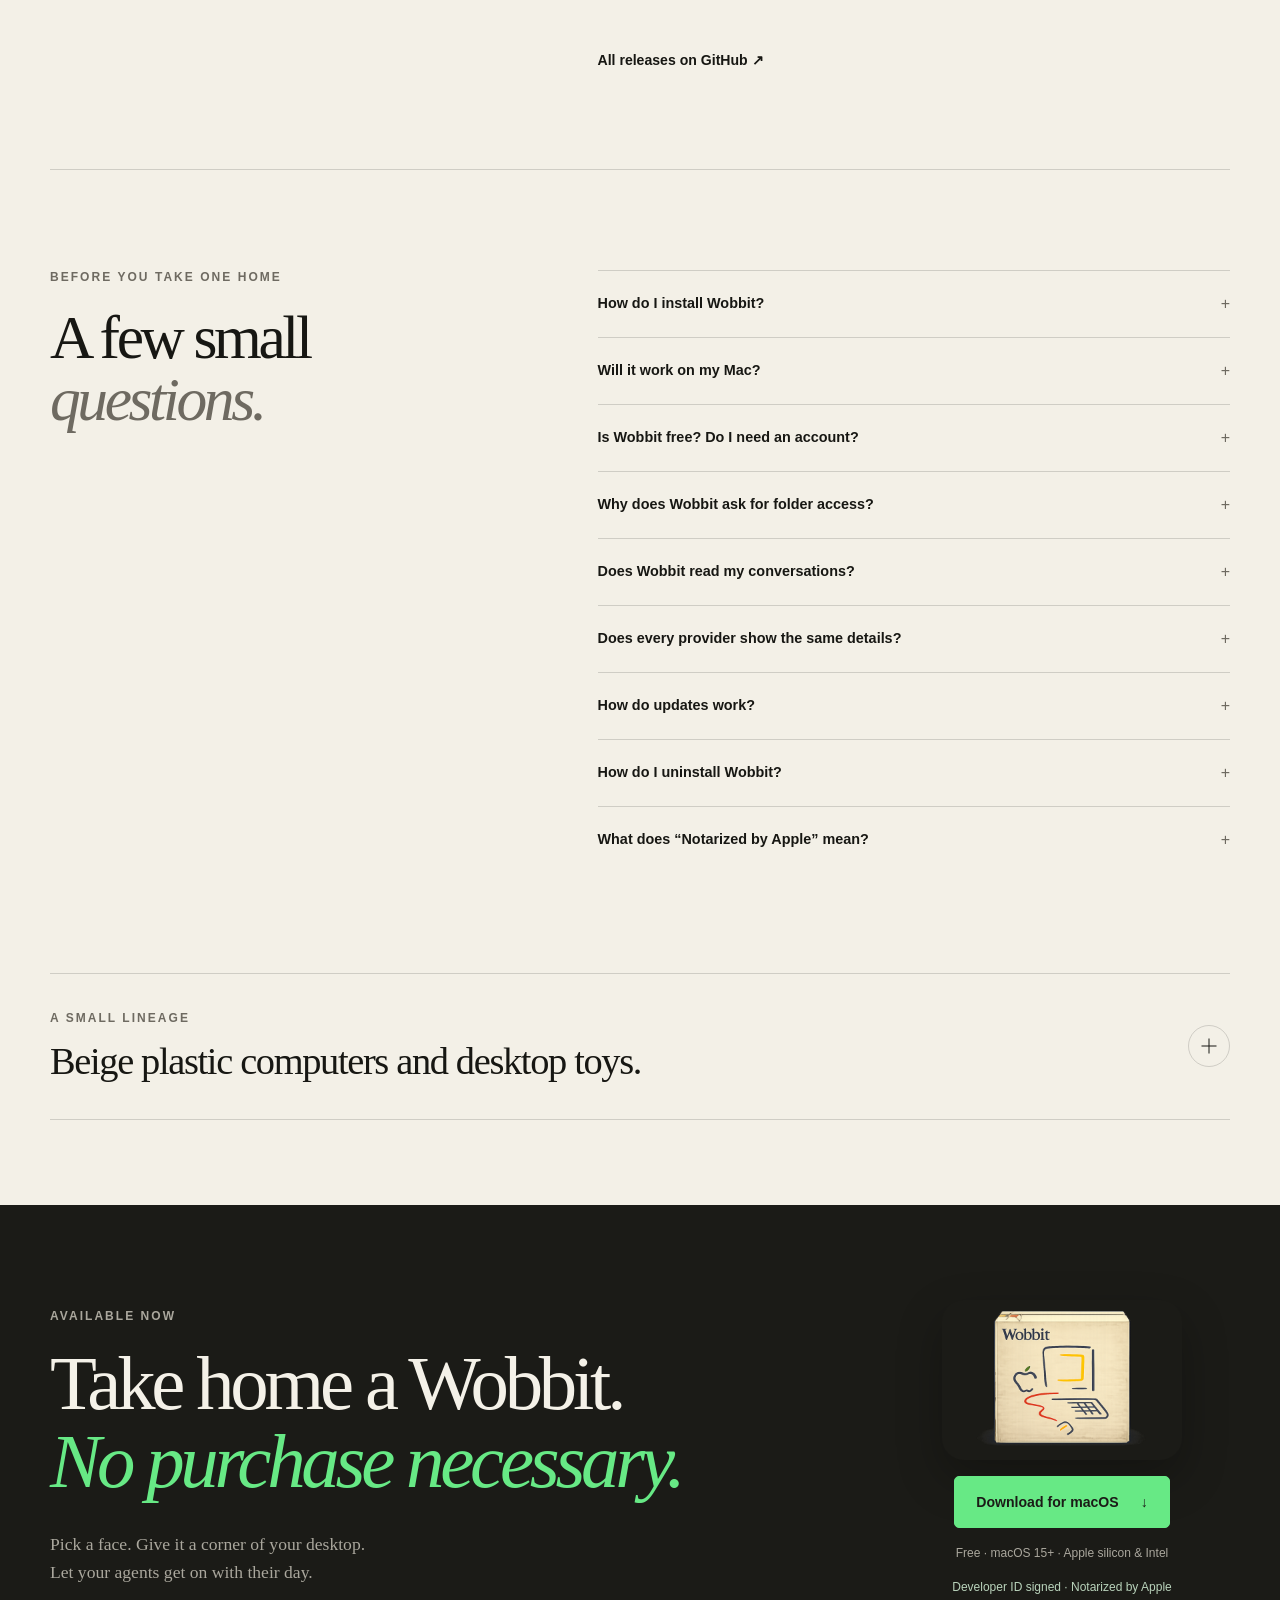
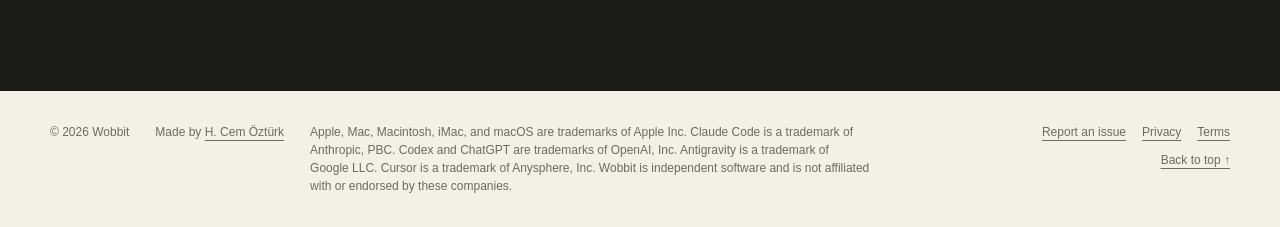
<file: wobbit/index.html>
<!doctype html>
<html lang="en">
  <head>
    <meta charset="UTF-8" />
    <meta name="viewport" content="width=device-width, initial-scale=1.0" />
    <title>Wobbit — Keep an eye on your coding agents</title>
    <meta name="description" content="A free, private macOS companion for Codex, Claude Code, Cursor, and Antigravity. Pick a Wobbit, follow your sessions, and know when your agents need you." />
    <meta name="theme-color" content="#f3f0e7" />
    <meta property="og:title" content="Wobbit — Keep an eye on your coding agents" />
    <meta property="og:description" content="Tiny desktop companions. Useful little signals. Free for macOS." />
    <meta property="og:type" content="website" />
    <meta property="og:url" content="https://hcemozturk.com/wobbit/" />
    <meta property="og:image" content="https://hcemozturk.com/assets/wobbit/social-card.jpg" />
    <meta property="og:image:width" content="1200" />
    <meta property="og:image:height" content="630" />
    <meta property="og:image:alt" content="Wobbit for macOS, with a beige Macintosh companion and a Tangerine iMac G3" />
    <meta property="og:site_name" content="Wobbit" />
    <meta name="twitter:card" content="summary_large_image" />
    <meta name="twitter:title" content="Wobbit — Keep an eye on your coding agents" />
    <meta name="twitter:description" content="Tiny desktop companions. Useful little signals. Free for macOS." />
    <meta name="twitter:image" content="https://hcemozturk.com/assets/wobbit/social-card.jpg" />
    <meta name="twitter:image:alt" content="Wobbit for macOS, with a beige Macintosh companion and a Tangerine iMac G3" />
    <link rel="canonical" href="https://hcemozturk.com/wobbit/" />
    <link rel="icon" type="image/png" href="../assets/wobbit-icon.png" />
    <link rel="apple-touch-icon" href="../assets/wobbit-icon.png" />
    <link rel="stylesheet" href="style.css?v=30" />
  </head>
  <body>
    <a class="skip-link" href="#main">Skip to content</a>
    <header class="site-header shell" id="top">
      <a class="brand" href="#top" aria-label="Wobbit home"><img src="../assets/wobbit-icon.png" alt="" width="42" height="42" /><span>Wobbit</span></a>
      <nav class="site-nav" aria-label="Primary navigation">
        <a class="nav-home" href="../">&larr; Home</a><a href="#how-it-works">How it works</a><a href="#updates">What&rsquo;s new</a>
        <a class="nav-download" href="https://github.com/hcemozturk/wobbit-releases/releases/latest/download/Wobbit.zip">Download</a>
      </nav>
    </header>
    <main id="main">
      <section class="hero shell" aria-labelledby="hero-title">
        <div class="hero-copy">
          <p class="eyebrow">A companion for coding agents</p>
          <h1 id="hero-title">Keep an eye on your agents.<em>Know when they need you.</em></h1>
          <p class="hero-intro">Wobbit gives every coding agent its own tiny desktop companion. See who&rsquo;s working, who&rsquo;s waiting, and who needs you&mdash;at a glance.</p>
          <div class="hero-actions">
            <a class="button button-primary" href="https://github.com/hcemozturk/wobbit-releases/releases/latest/download/Wobbit.zip"><span>Download for macOS</span><span aria-hidden="true">&darr;</span></a>
            <a class="text-link" href="#how-it-works">See it in action <span aria-hidden="true">&darr;</span></a>
          </div>
          <p class="hero-note">Free &middot; macOS 15+ &middot; Apple silicon &amp; Intel</p>
          <a class="trust-line" href="#download-security"><svg aria-hidden="true" viewBox="0 0 24 24" width="16" height="16" fill="none" stroke="currentColor" stroke-width="1.7"><path d="M12 3 4.5 6v5c0 4.5 3 7.5 7.5 10 4.5-2.5 7.5-5.5 7.5-10V6Z"/><path d="m8 12 2.5 2.5L16 9"/></svg>Developer ID signed &middot; Notarized by Apple</a>
          <div class="hero-providers" aria-label="Works with Codex, Claude Code, Cursor, and Antigravity"><span>Works with</span> Codex <i aria-hidden="true">/</i> Claude Code <i aria-hidden="true">/</i> Cursor <i aria-hidden="true">/</i> Antigravity</div>
        </div>
        <div class="hero-visual" id="designs">
          <div class="character-stage" id="characterStage" data-design="macintosh" data-state="idle">
            <div class="preview-bubble"><span class="preview-dot" aria-hidden="true"></span><span id="previewStatus">Standing by</span></div>
            <div class="character" id="character" role="img" aria-label="Beige Macintosh Wobbit, standing by">
              <div class="character-screen" aria-hidden="true">
                <svg class="finder-face" viewBox="0 222.56 1665.5 1295.2" preserveAspectRatio="xMidYMid slice">
                  <rect x="0" y="0" width="1665.5" height="1800" fill="#4d66cc" />
                  <path d="M928.64 0H1665.5V1800H979.62L952.914 960.58 676.144 965.4355 739.267 593.9755Z" fill="#89a1d4" />
                  <path d="M1054.8 0C844.83 248.25 661.59 574.94 641.6 958.63L639.4899 998.864H934.7399C873.7699 1250.474 917.2419 1522.134 1030.5009 1745.114L1098.6879 1710.499C986.2679 1489.179 946.7479 1214.169 1019.8549 971.649L1034.7209 922.381H722.2109C751.4189 578.031 918.0909 280.071 1113.2009 49.391Z" fill="#000" />
                  <g class="finder-idle-eyes"><rect x="416.97" y="437.43" width="76.486" height="195.43" fill="#09098f"/><rect x="1125.9" y="437.43" width="76.486" height="195.43" fill="#000"/></g>
                  <g class="finder-working-eyes" fill="none" stroke-width="60"><path d="m380 445 150 90-150 90" stroke="#09098f"/><path d="M1065 620h190" stroke="#000"/></g>
                  <g class="finder-brows" fill="none" stroke-width="28"><path d="m390 415 125 25" stroke="#09098f"/><path d="m1099 440 125-25" stroke="#000"/></g>
                  <g class="finder-glasses" fill="none" stroke="#000" stroke-width="26"><circle cx="455" cy="595" r="220"/><circle cx="1164" cy="595" r="220"/><path d="M675 595Q810 535 944 595"/></g>
                  <g class="finder-smile" fill="none" stroke-width="76" stroke-linecap="round"><path d="M275 1090C470 1270 705 1340 965 1310" stroke="#09098f"/><path d="M965 1310C1140 1305 1280 1210 1390 1090" stroke="#000"/></g>
                  <g class="finder-working-mouth" fill="none" stroke-width="76" stroke-linecap="round"><path d="M565 1190C700 1205 850 1208 955 1205" stroke="#09098f"/><path d="M955 1205C1020 1205 1105 1203 1170 1195" stroke="#000"/></g>
                  <g class="finder-attention-mouth" fill="none" stroke-width="76" stroke-linecap="round"><path d="M510 1180C675 1210 830 1220 955 1215" stroke="#09098f"/><path d="M955 1215C1055 1212 1150 1200 1230 1180" stroke="#000"/></g>
                </svg>
                <div class="wobbit-face"><span></span><span></span><i></i></div>
                <span class="preview-scanlines"></span>
              </div>
              <img class="character-shell" id="characterShell" src="../assets/wobbit/macintosh-body.webp" width="1100" height="1536" alt="" fetchpriority="high" />
            </div>
          </div>
          <div class="preview-controls">
            <div class="color-options" id="colorOptions" role="group" aria-label="Wobbit color">
              <button type="button" class="color-swatch" data-color="beige" style="--swatch: #c6b998" aria-label="Beige" aria-pressed="true" disabled></button>
              <button type="button" class="color-swatch" data-color="bondi-blue" style="--swatch: #008e9a" aria-label="Bondi Blue" aria-pressed="false" disabled></button>
              <button type="button" class="color-swatch" data-color="tangerine" style="--swatch: #ff7800" aria-label="Tangerine" aria-pressed="false" disabled></button>
              <button type="button" class="color-swatch" data-color="lime" style="--swatch: #4caa21" aria-label="Lime" aria-pressed="false" disabled></button>
              <button type="button" class="color-swatch" data-color="strawberry" style="--swatch: #e01948" aria-label="Strawberry" aria-pressed="false" disabled></button>
              <button type="button" class="color-swatch" data-color="grape" style="--swatch: #8624b3" aria-label="Grape" aria-pressed="false" disabled></button>
            </div>
            <button class="motion-toggle" id="motionToggle" type="button" aria-pressed="false" disabled>Pause motion</button>
          </div>
        </div>
      </section>

      <section class="demo-section" id="how-it-works" aria-labelledby="demo-title">
        <div class="shell">
        <div class="section-heading"><p class="section-label">How it works</p><div><h2 id="demo-title">Read the room.<br /><em>Then get back to yours.</em></h2><p>Each coding agent gets a companion. Its sessions gather inside, with a clear signal when work is underway, finished, or waiting on you.</p></div></div>
        <figure class="demo-room">
          <video class="demo-video" id="wobbitVideo" width="1200" height="800" muted loop playsinline preload="metadata" poster="../assets/wobbit/wobbit-agents-poster.jpg?v=4" controls aria-label="Codex on a beige Macintosh and Claude Code on a Tangerine iMac G3, thinking, working, waiting for a reply, and finishing">
            <source src="../assets/wobbit/wobbit-agents.mp4?v=4" type="video/mp4" />
            <p><a href="../assets/wobbit/wobbit-agents.mp4?v=4">Watch the Wobbit demo</a></p>
          </video>
          <figcaption><span><i class="legend-dot is-blue" aria-hidden="true"></i> Working</span><span><i class="legend-dot is-orange" aria-hidden="true"></i> Waiting for you</span><span><i class="legend-dot is-green" aria-hidden="true"></i> Finished</span></figcaption>
        </figure>
        <div class="demo-controls"><span>Two companions, following their own conversations.</span><button class="demo-video-toggle" id="demoVideoToggle" type="button" disabled>Play demo</button></div>
        <div class="demo-cta"><a class="button button-primary" href="https://github.com/hcemozturk/wobbit-releases/releases/latest/download/Wobbit.zip"><span>Download for macOS</span><span aria-hidden="true">&darr;</span></a><p>Free &middot; macOS 15+ &middot; Apple silicon &amp; Intel</p></div>
        </div>
      </section>

      <section class="features-section" aria-labelledby="features-title">
        <div class="shell">
          <div class="section-heading"><p class="section-label">The useful little details</p><div><h2 id="features-title">A face for your agents.<br /><em>Noticed, not checked.</em></h2><p>You don&rsquo;t check Wobbit the way you check a dashboard. You notice it the way you notice a desk clock, or someone pacing while they think.</p></div></div>
          <div class="features-layout">
            <div class="feature-list">
              <article class="feature"><span class="step-number">01</span><h3>Know which session needs you.</h3><p>Session names and matching colored dots help you follow concurrent work. Expand a bubble to see recent activity, questions, and approval requests when your agent provides them.</p></article>
              <article class="feature"><span class="step-number">02</span><h3>Go straight back to the conversation.</h3><p>Use the bubble&rsquo;s shortcut to return to supported conversations or apps, while work is happening or when it finishes. Less window hunting, more getting on with it.</p></article>
              <article class="feature"><span class="step-number">03</span><h3>Make yourself at home.</h3><p>Choose optional sound alerts for finished turns, permissions, questions, and blocked sessions. Adjust size, motion, and visibility.</p></article>
            </div>
            <figure class="activity-figure"><div class="activity-image-wrap"><img src="../assets/wobbit/session-activity-grape.png" width="640" height="1066" alt="A Grape iMac Wobbit with three named sessions: Polish landing page needs input, Improve search is coding, and Fix keyboard shortcuts is completed; matching colored dots connect each session to its recent activity" loading="lazy" /></div><figcaption>A little context, right where your Wobbit lives.</figcaption></figure>
          </div>
        </div>
      </section>

      <section class="compatibility-section" id="privacy" aria-labelledby="compatibility-title">
        <div class="shell compatibility-grid">
          <div class="compatibility-copy"><p class="section-label">Works with</p><h2 id="compatibility-title">Bring the agents<br />you already use.</h2><p>Wobbit follows activity available on your Mac. Pick the providers you use and give each its own spot on your desktop.</p></div>
          <div class="provider-list" aria-label="Supported coding agents">
            <div class="provider-row"><span>Codex</span><p>SUPPORTED</p></div>
            <div class="provider-row"><span>Claude Code</span><p>SUPPORTED</p></div>
            <div class="provider-row"><span>Cursor</span><p>SUPPORTED</p></div>
            <div class="provider-row"><span>Antigravity</span><p>SUPPORTED</p></div>
          </div>
          <div class="privacy-note"><span class="privacy-mark" aria-hidden="true"><svg viewBox="0 0 24 24" width="20" height="20" fill="none" stroke="currentColor" stroke-width="1.8" stroke-linecap="round"><rect x="5" y="10" width="14" height="10" rx="2"/><path d="M8 10V7a4 4 0 0 1 8 0v3"/></svg></span><div><h3>Your sessions stay on your Mac.</h3><p>Agent activity is read and processed locally. No Wobbit account, no provider passwords or API keys, and no session uploads. Update checks connect to GitHub. <a href="privacy.html">Read about privacy</a>.</p></div></div>
        </div>
      </section>

      <section class="updates-section shell" id="updates" aria-labelledby="updates-title">
        <div class="section-heading"><div><p class="section-label">What&rsquo;s new</p><h2 id="updates-title">Little updates.<br /><em>Better company.</em></h2></div><div><div id="releaseList"><!-- saved-releases:start --><details class="release" open><summary><span class="release-title">Wobbit 0.9.6<small>Latest</small></span><time datetime="2026-10-07T09:28:26Z">Oct 7, 2026</time></summary><div class="release-body"><ul><li>Added new Wobbit face options, try them in Display settings. No artificial colors.</li><li>Added customizable sound alerts for finished turns, permissions, questions and blocked sessions.</li><li>Improved activity bubbles:<ul><li>Session names and matching colored dots help you see who’s doing what.</li><li>Conversation shortcuts are available while agents are working too.</li><li>Improved navigation to the correct Codex and ChatGPT conversations.</li><li>Idle bubbles now fade away.</li></ul></li><li>New settings allow Wobbit to stay with you across all your desktops and full-screen apps.</li><li>Improved Codex approval and context-compaction detection, including automatic approvals and permission changes during a session.</li></ul><a class="release-link" href="https://github.com/hcemozturk/wobbit-releases/releases/tag/v0.9.6">View release on GitHub ↗</a></div></details>
<details class="release"><summary><span class="release-title">Wobbit 0.9.5</span><time datetime="2026-09-02T14:29:39Z">Sep 2, 2026</time></summary><div class="release-body"><ul><li>Fully updated UI colors and behavior to help you notice if you need to take an action</li><li>Help you find the related coding agent with navigation hints</li><li>Added Cursor as fourth provider</li><li>Improved Antigravity integration<ul><li>Wobbit now supports multiple antigravity root folders (like both Antigravity app and Xcode)</li><li>Improved overall Antigravity integration</li></ul></li></ul><a class="release-link" href="https://github.com/hcemozturk/wobbit-releases/releases/tag/v0.9.5">View release on GitHub ↗</a></div></details>
<details class="release"><summary><span class="release-title">Wobbit 0.9.4</span><time datetime="2026-08-30T23:22:16Z">Aug 31, 2026</time></summary><div class="release-body"><ul><li>Revamped onboarding process (If you&#39;re updating, it&#39;s too late for you.)</li><li>Make &quot;Merge provider icons in menu bar&quot; on by default</li><li>Remember shown/hidden Wobbits after app restart</li></ul><a class="release-link" href="https://github.com/hcemozturk/wobbit-releases/releases/tag/v0.9.4">View release on GitHub ↗</a></div></details><!-- saved-releases:end --></div><a class="text-link all-releases" href="https://github.com/hcemozturk/wobbit-releases/releases">All releases on GitHub <span aria-hidden="true">&nearr;</span></a></div></div>
      </section>

      <section class="faq-section shell" id="faq" aria-labelledby="faq-title">
        <div class="section-heading"><div><p class="section-label">Before you take one home</p><h2 id="faq-title">A few small<br /><em>questions.</em></h2></div><div class="faq-list">
          <details><summary>How do I install Wobbit?</summary><p>Download the ZIP, unzip it, and open Wobbit. If macOS asks you to confirm opening an app downloaded from the internet, choose Open. The app then helps you move it to Applications on first launch. Follow onboarding to connect the coding agents you use. <a href="https://support.apple.com/102445">About opening downloaded apps</a>.</p></details>
          <details><summary>Will it work on my Mac?</summary><p>Wobbit requires macOS 15 Sequoia or later. One download supports both Apple silicon and Intel Macs.</p></details>
          <details><summary>Is Wobbit free? Do I need an account?</summary><p>Yes, Wobbit is currently free, and no Wobbit account or API key is required. It reads activity from the coding agents you already have installed and use on your Mac. If paid features are ever introduced, their price and terms will be shown before purchase.</p></details>
          <details><summary>Why does Wobbit ask for folder access?</summary><p>Wobbit needs access to local provider folders to read session activity. Onboarding guides you through selecting the relevant folders. Claude Code can also use local hooks for real-time signals.</p></details>
          <details><summary>Does Wobbit read my conversations?</summary><p>Depending on the provider, Wobbit may read local transcript content, tool calls, and message snippets to work out what a session is doing and show context in its bubble. That processing stays on your Mac; Wobbit does not upload your sessions to a developer-operated server. <a href="privacy.html">Read the privacy policy</a>.</p></details>
          <details><summary>Does every provider show the same details?</summary><p>The available details depend on the provider&rsquo;s local activity. Codex, Claude Code, and Cursor can gather multiple sessions. Antigravity provides local activity and status signals. Shortcuts open a specific conversation when available, or the related app.</p></details>
          <details><summary>How do updates work?</summary><p>Wobbit includes an updater. You can configure automatic update checks or check manually in Settings &rarr; General. Downloads come from Wobbit&rsquo;s GitHub releases.</p></details>
          <details><summary>How do I uninstall Wobbit?</summary><p>If you installed Claude Code hooks, open Settings &rarr; Providers &rarr; Claude Code and choose Remove Hooks first. Turn off Start at Login in General settings, quit Wobbit, then move Wobbit from Applications to the Trash. Your coding-agent conversations remain in their provider folders. Some Wobbit preferences may remain on your Mac.</p></details>
          <details id="download-security"><summary>What does &ldquo;Notarized by Apple&rdquo; mean?</summary><p>Wobbit is signed with the developer&rsquo;s Apple Developer ID and submitted to Apple&rsquo;s notarization service, which checks for known malicious software. macOS can verify the developer and notarization when you open it. Notarization is a security check, not an Apple endorsement. <a href="https://developer.apple.com/developer-id/">Learn more from Apple</a>.</p></details>
        </div></div>
      </section>

      <section class="lineage-section shell" aria-label="Wobbit's design lineage">
        <details class="lineage-details"><summary><span class="lineage-summary-copy"><span class="section-label">A small lineage</span><span class="lineage-title" role="heading" aria-level="2">Beige plastic computers and desktop toys.</span></span><span class="lineage-toggle" aria-hidden="true"><i></i><i></i></span></summary><div class="lineage-body"><p>Wobbit borrows from a time when computers felt like objects with personality: warm beige plastic, translucent colors, blinking cursors, and friendly faces that made an unfamiliar machine feel approachable.</p><p>It also owes something to desktop toys and screen mates&mdash;tiny sheep, pets, and odd little creatures that wandered around your desktop. Wobbit keeps that sense of presence and gives it a modern job: making your coding agents visible at a glance.</p><img src="../assets/wobbit/pecorino.png" alt="A tiny pixel-art sheep" width="80" height="80" loading="lazy" /></div></details>
      </section>

      <section class="final-cta" id="download" aria-labelledby="download-title"><div class="shell final-cta-grid"><div><p class="section-label">Available now</p><h2 id="download-title">Take home a Wobbit.<br /><em>No purchase necessary.</em></h2><p class="final-cta-note">Pick a face. Give it a corner of your desktop.<br />Let your agents get on with their day.</p></div><div class="final-cta-actions"><img src="../assets/wobbit/box-front.png" alt="Wobbit software box" width="240" height="160" loading="lazy" /><a class="button button-primary" href="https://github.com/hcemozturk/wobbit-releases/releases/latest/download/Wobbit.zip"><span>Download for macOS</span><span aria-hidden="true">&darr;</span></a><p>Free &middot; macOS 15+ &middot; Apple silicon &amp; Intel</p><a class="trust-line" href="#download-security">Developer ID signed &middot; Notarized by Apple</a></div></div></section>
    </main>
    <footer class="site-footer shell"><p>&copy; 2026 Wobbit</p><p>Made by <a href="../">H. Cem Özt&uuml;rk</a></p><p class="trademark-note">Apple, Mac, Macintosh, iMac, and macOS are trademarks of Apple Inc. Claude Code is a trademark of Anthropic, PBC. Codex and ChatGPT are trademarks of OpenAI, Inc. Antigravity is a trademark of Google LLC. Cursor is a trademark of Anysphere, Inc. Wobbit is independent software and is not affiliated with or endorsed by these companies.</p><nav class="footer-links" aria-label="Support, legal, and page navigation"><a href="https://github.com/hcemozturk/wobbit-releases/issues">Report an issue</a><a href="privacy.html">Privacy</a><a href="terms.html">Terms</a><a href="#top">Back to top &uarr;</a></nav></footer>
    <script src="wobbit.js?v=8" defer></script>
  </body>
</html>
</file>
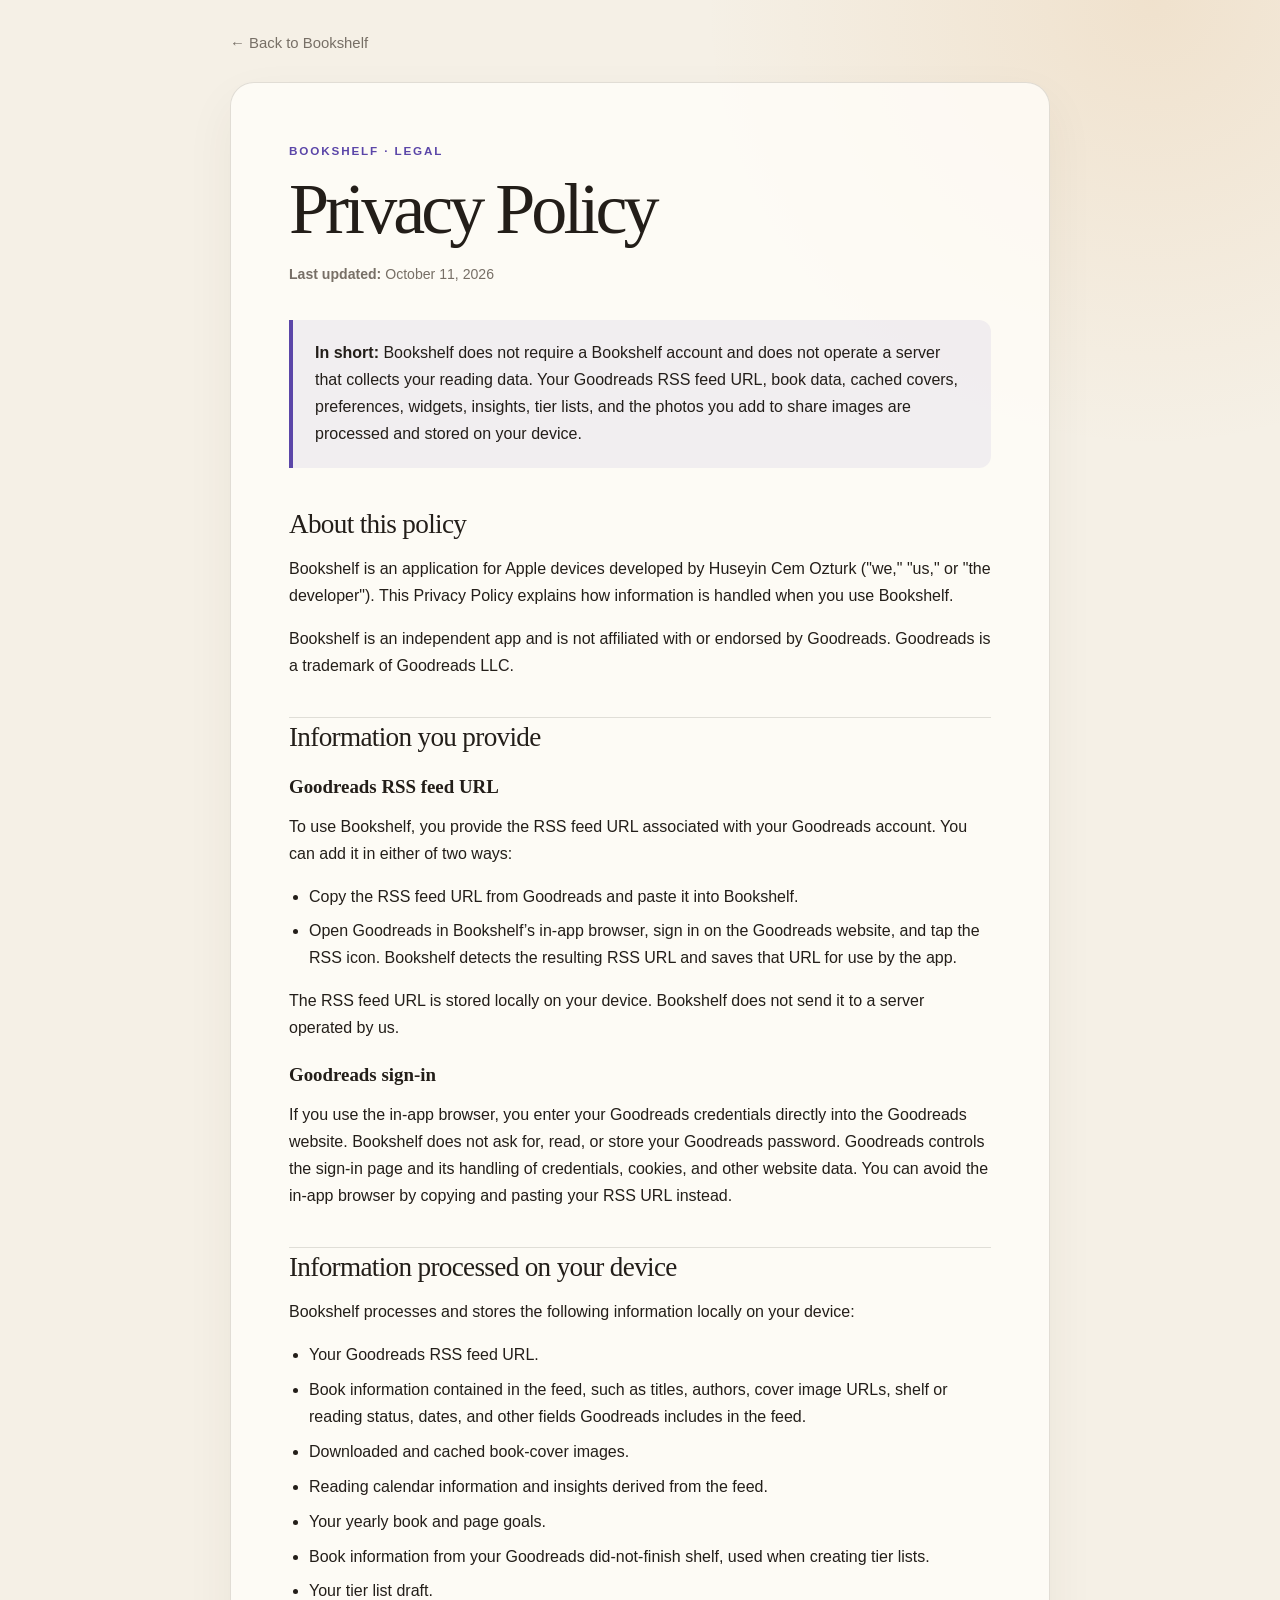
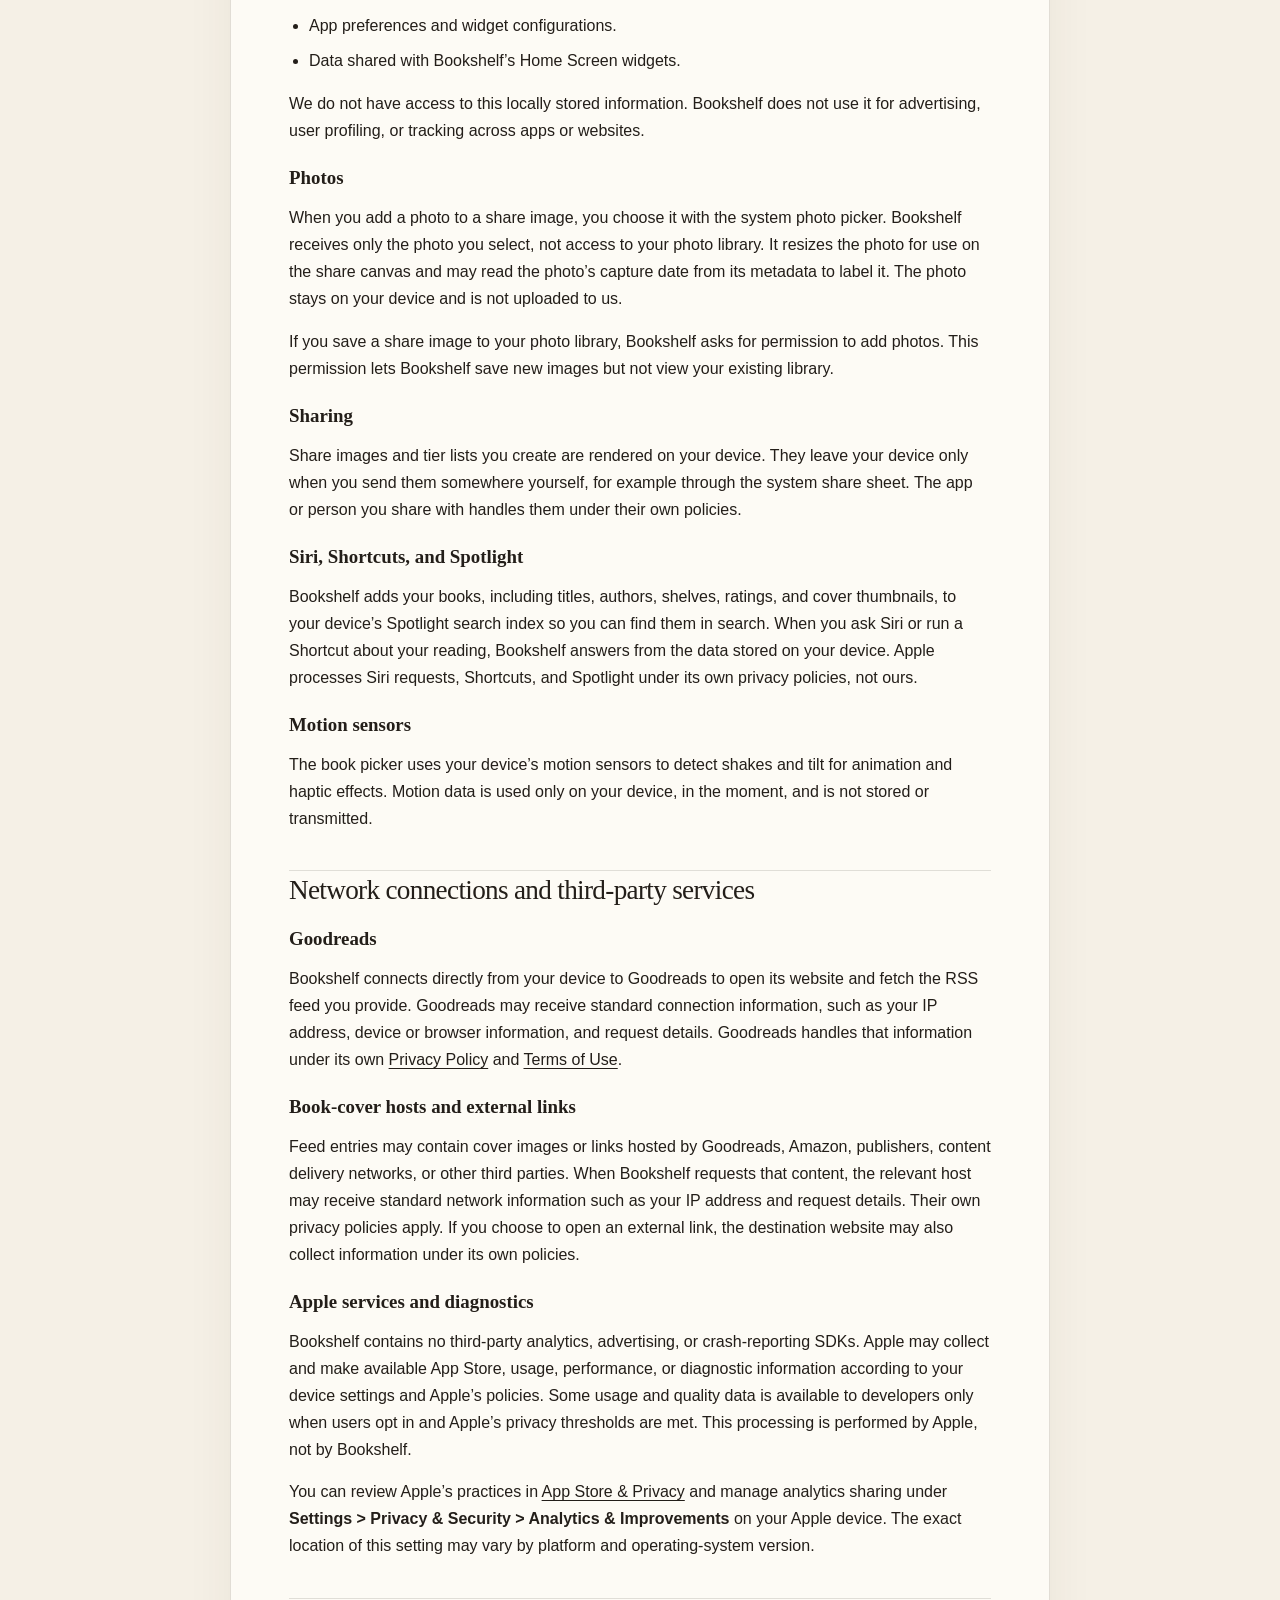
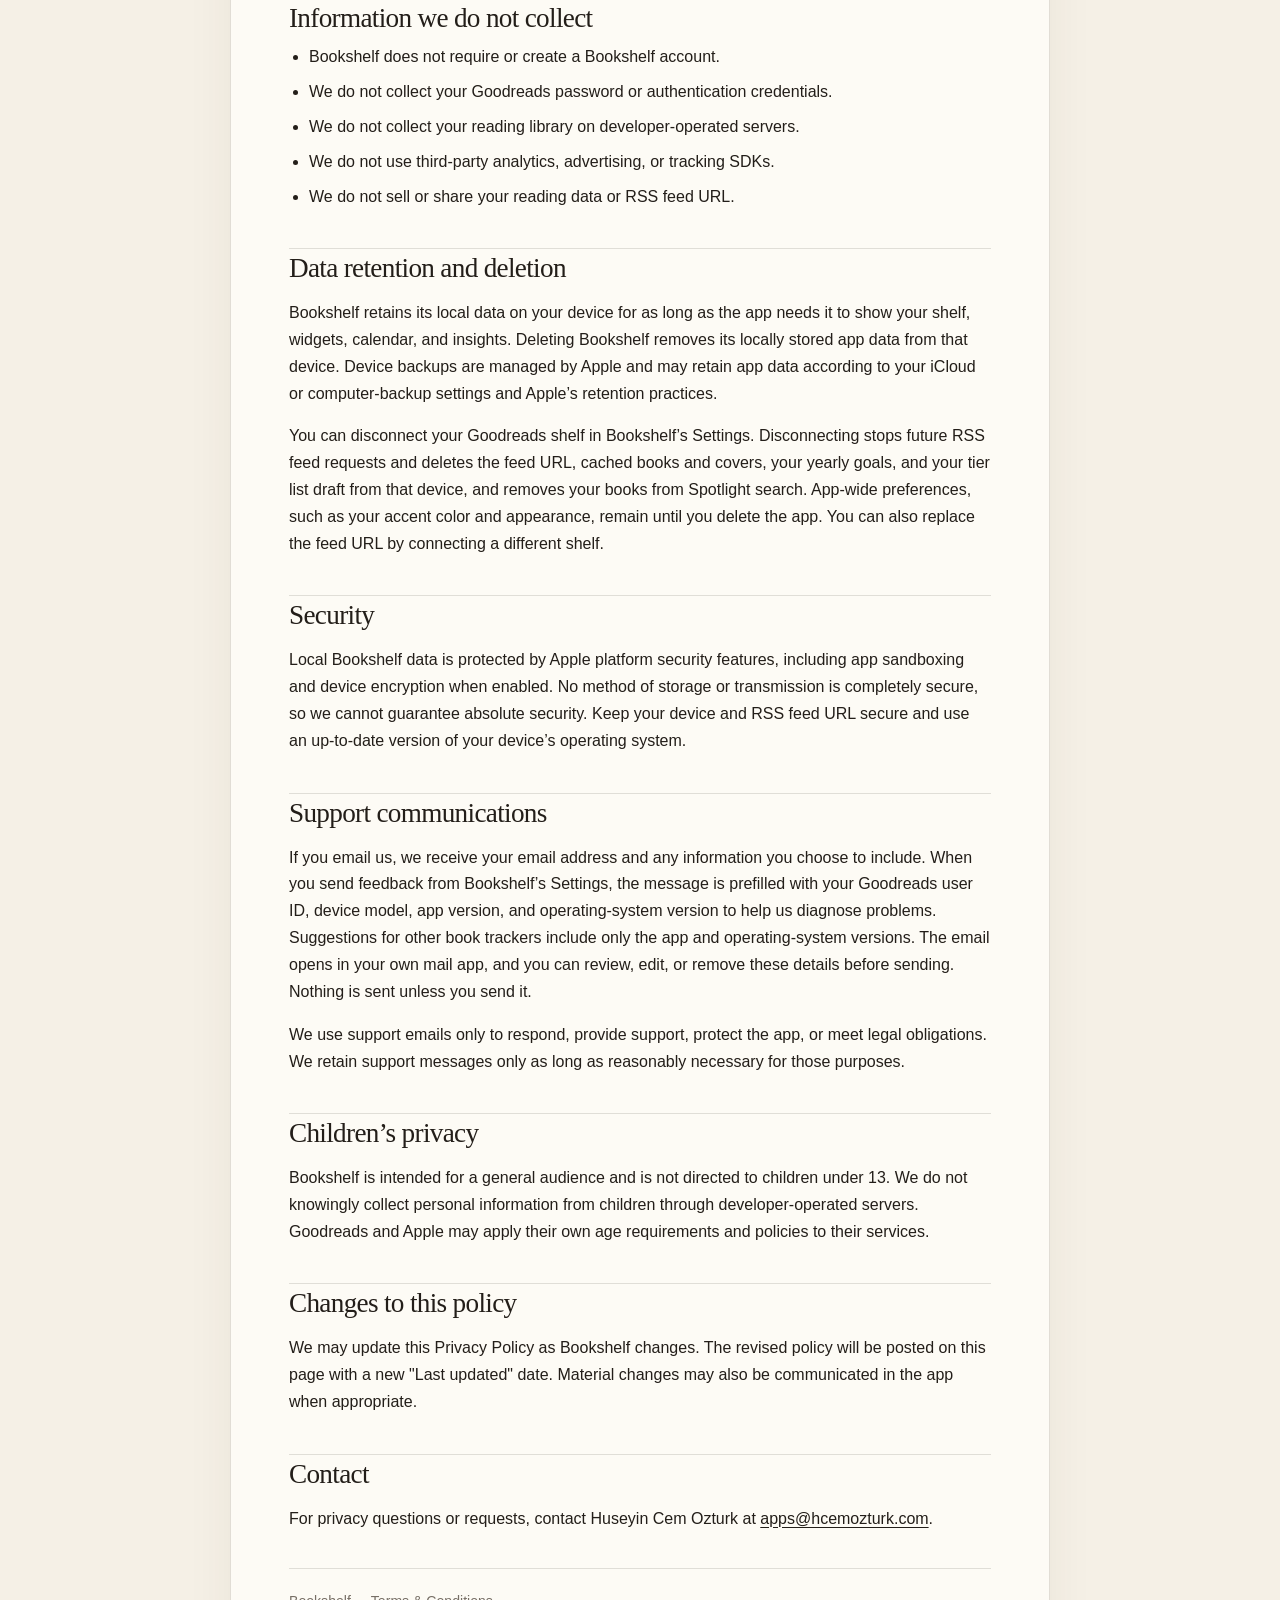
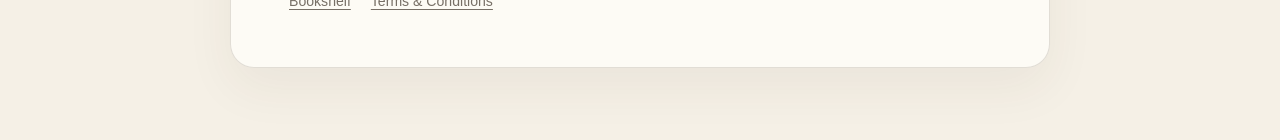
<file: bookshelf/privacy.html>
<!doctype html>
<html lang="en">
  <head>
    <meta charset="UTF-8" />
    <meta name="viewport" content="width=device-width, initial-scale=1.0" />
    <title>Bookshelf Privacy Policy</title>
    <meta name="description" content="Privacy Policy for the Bookshelf app on Apple devices." />
    <meta name="theme-color" content="#f5f0e6" />
    <link rel="icon" type="image/png" href="../assets/bookshelf-icon.png" />
    <link rel="apple-touch-icon" href="../assets/bookshelf-icon.png" />
    <link rel="stylesheet" href="legal.css" />
  </head>
  <body>
    <main>
      <a class="top-link" href="index.html">&larr; Back to Bookshelf</a>

      <article>
        <p class="eyebrow">Bookshelf &middot; Legal</p>
        <h1>Privacy Policy</h1>
        <p class="updated"><strong>Last updated:</strong> October 11, 2026</p>

        <div class="summary">
          <p>
            <strong>In short:</strong> Bookshelf does not require a Bookshelf account and does not
            operate a server that collects your reading data. Your Goodreads RSS feed URL, book
            data, cached covers, preferences, widgets, insights, tier lists, and the photos you add
            to share images are processed and stored on your device.
          </p>
        </div>

        <h2>About this policy</h2>
        <p>
          Bookshelf is an application for Apple devices developed by Huseyin Cem Ozturk ("we," "us," or
          "the developer"). This Privacy Policy explains how information is handled when you use
          Bookshelf.
        </p>
        <p>
          Bookshelf is an independent app and is not affiliated with or endorsed by Goodreads.
          Goodreads is a trademark of Goodreads LLC.
        </p>

        <h2>Information you provide</h2>
        <h3>Goodreads RSS feed URL</h3>
        <p>
          To use Bookshelf, you provide the RSS feed URL associated with your Goodreads account.
          You can add it in either of two ways:
        </p>
        <ul>
          <li>Copy the RSS feed URL from Goodreads and paste it into Bookshelf.</li>
          <li>
            Open Goodreads in Bookshelf&rsquo;s in-app browser, sign in on the Goodreads website,
            and tap the RSS icon. Bookshelf detects the resulting RSS URL and saves that URL for
            use by the app.
          </li>
        </ul>
        <p>
          The RSS feed URL is stored locally on your device. Bookshelf does not send it to a server
          operated by us.
        </p>

        <h3>Goodreads sign-in</h3>
        <p>
          If you use the in-app browser, you enter your Goodreads credentials directly into the
          Goodreads website. Bookshelf does not ask for, read, or store your Goodreads password.
          Goodreads controls the sign-in page and its handling of credentials, cookies, and other
          website data. You can avoid the in-app browser by copying and pasting your RSS URL
          instead.
        </p>

        <h2>Information processed on your device</h2>
        <p>Bookshelf processes and stores the following information locally on your device:</p>
        <ul>
          <li>Your Goodreads RSS feed URL.</li>
          <li>
            Book information contained in the feed, such as titles, authors, cover image URLs,
            shelf or reading status, dates, and other fields Goodreads includes in the feed.
          </li>
          <li>Downloaded and cached book-cover images.</li>
          <li>Reading calendar information and insights derived from the feed.</li>
          <li>Your yearly book and page goals.</li>
          <li>Book information from your Goodreads did-not-finish shelf, used when creating tier lists.</li>
          <li>Your tier list draft.</li>
          <li>App preferences and widget configurations.</li>
          <li>Data shared with Bookshelf&rsquo;s Home Screen widgets.</li>
        </ul>
        <p>
          We do not have access to this locally stored information. Bookshelf does not use it for
          advertising, user profiling, or tracking across apps or websites.
        </p>

        <h3>Photos</h3>
        <p>
          When you add a photo to a share image, you choose it with the system photo picker.
          Bookshelf receives only the photo you select, not access to your photo library. It
          resizes the photo for use on the share canvas and may read the photo&rsquo;s capture date
          from its metadata to label it. The photo stays on your device and is not uploaded to us.
        </p>
        <p>
          If you save a share image to your photo library, Bookshelf asks for permission to add
          photos. This permission lets Bookshelf save new images but not view your existing library.
        </p>

        <h3>Sharing</h3>
        <p>
          Share images and tier lists you create are rendered on your device. They leave your device
          only when you send them somewhere yourself, for example through the system share sheet.
          The app or person you share with handles them under their own policies.
        </p>

        <h3>Siri, Shortcuts, and Spotlight</h3>
        <p>
          Bookshelf adds your books, including titles, authors, shelves, ratings, and cover
          thumbnails, to your device&rsquo;s Spotlight search index so you can find them in search.
          When you ask Siri or run a Shortcut about your reading, Bookshelf answers from the data
          stored on your device. Apple processes Siri requests, Shortcuts, and Spotlight under its
          own privacy policies, not ours.
        </p>

        <h3>Motion sensors</h3>
        <p>
          The book picker uses your device&rsquo;s motion sensors to detect shakes and tilt for
          animation and haptic effects. Motion data is used only on your device, in the moment, and
          is not stored or transmitted.
        </p>

        <h2>Network connections and third-party services</h2>
        <h3>Goodreads</h3>
        <p>
          Bookshelf connects directly from your device to Goodreads to open its website and fetch
          the RSS feed you provide. Goodreads may receive standard connection information, such as
          your IP address, device or browser information, and request details. Goodreads handles
          that information under its own
          <a href="https://www.goodreads.com/about/privacy" target="_blank" rel="noopener noreferrer">Privacy Policy</a>
          and
          <a href="https://www.goodreads.com/about/terms" target="_blank" rel="noopener noreferrer">Terms of Use</a>.
        </p>

        <h3>Book-cover hosts and external links</h3>
        <p>
          Feed entries may contain cover images or links hosted by Goodreads, Amazon, publishers,
          content delivery networks, or other third parties. When Bookshelf requests that content,
          the relevant host may receive standard network information such as your IP address and
          request details. Their own privacy policies apply. If you choose to open an external link,
          the destination website may also collect information under its own policies.
        </p>

        <h3>Apple services and diagnostics</h3>
        <p>
          Bookshelf contains no third-party analytics, advertising, or crash-reporting SDKs. Apple
          may collect and make available App Store, usage, performance, or diagnostic information
          according to your device settings and Apple&rsquo;s policies. Some usage and quality data
          is available to developers only when users opt in and Apple&rsquo;s privacy thresholds are
          met. This processing is performed by Apple, not by Bookshelf.
        </p>
        <p>
          You can review Apple&rsquo;s practices in
          <a href="https://www.apple.com/legal/privacy/data/en/app-store/" target="_blank" rel="noopener noreferrer">App Store &amp; Privacy</a>
          and manage analytics sharing under <strong>Settings &gt; Privacy &amp; Security &gt; Analytics &amp; Improvements</strong>
          on your Apple device. The exact location of this setting may vary by platform and operating-system version.
        </p>

        <h2>Information we do not collect</h2>
        <ul>
          <li>Bookshelf does not require or create a Bookshelf account.</li>
          <li>We do not collect your Goodreads password or authentication credentials.</li>
          <li>We do not collect your reading library on developer-operated servers.</li>
          <li>We do not use third-party analytics, advertising, or tracking SDKs.</li>
          <li>We do not sell or share your reading data or RSS feed URL.</li>
        </ul>

        <h2>Data retention and deletion</h2>
        <p>
          Bookshelf retains its local data on your device for as long as the app needs it to show
          your shelf, widgets, calendar, and insights. Deleting Bookshelf removes its locally stored
          app data from that device. Device backups are managed by Apple and may retain app data
          according to your iCloud or computer-backup settings and Apple&rsquo;s retention practices.
        </p>
        <p>
          You can disconnect your Goodreads shelf in Bookshelf&rsquo;s Settings. Disconnecting stops
          future RSS feed requests and deletes the feed URL, cached books and covers, your yearly
          goals, and your tier list draft from that device, and removes your books from Spotlight
          search. App-wide preferences, such as your accent color and
          appearance, remain until you delete the app. You can also replace the feed URL by
          connecting a different shelf.
        </p>

        <h2>Security</h2>
        <p>
          Local Bookshelf data is protected by Apple platform security features, including app sandboxing and
          device encryption when enabled. No method of storage or transmission is completely secure,
          so we cannot guarantee absolute security. Keep your device and RSS feed URL secure and use
          an up-to-date version of your device&rsquo;s operating system.
        </p>

        <h2>Support communications</h2>
        <p>
          If you email us, we receive your email address and any information you choose to include.
          When you send feedback from Bookshelf&rsquo;s Settings, the message is prefilled with your
          Goodreads user ID, device model, app version, and operating-system version to help us
          diagnose problems. Suggestions for other book trackers include only the app and
          operating-system versions. The email opens in your own mail app, and you can review, edit,
          or remove these details before sending. Nothing is sent unless you send it.
        </p>
        <p>
          We use support emails only to respond, provide support, protect the app, or meet legal obligations.
          We retain support messages only as long as reasonably necessary for those purposes.
        </p>

        <h2>Children&rsquo;s privacy</h2>
        <p>
          Bookshelf is intended for a general audience and is not directed to children under 13.
          We do not knowingly collect personal information from children through developer-operated
          servers. Goodreads and Apple may apply their own age requirements and policies to their
          services.
        </p>

        <h2>Changes to this policy</h2>
        <p>
          We may update this Privacy Policy as Bookshelf changes. The revised policy will be posted
          on this page with a new "Last updated" date. Material changes may also be communicated in
          the app when appropriate.
        </p>

        <h2>Contact</h2>
        <p>
          For privacy questions or requests, contact Huseyin Cem Ozturk at
          <a href="mailto:apps@hcemozturk.com">apps@hcemozturk.com</a>.
        </p>

        <nav class="legal-nav" aria-label="Bookshelf legal pages">
          <a href="index.html">Bookshelf</a>
          <a href="terms.html">Terms &amp; Conditions</a>
        </nav>
      </article>
    </main>
  </body>
</html>
</file>
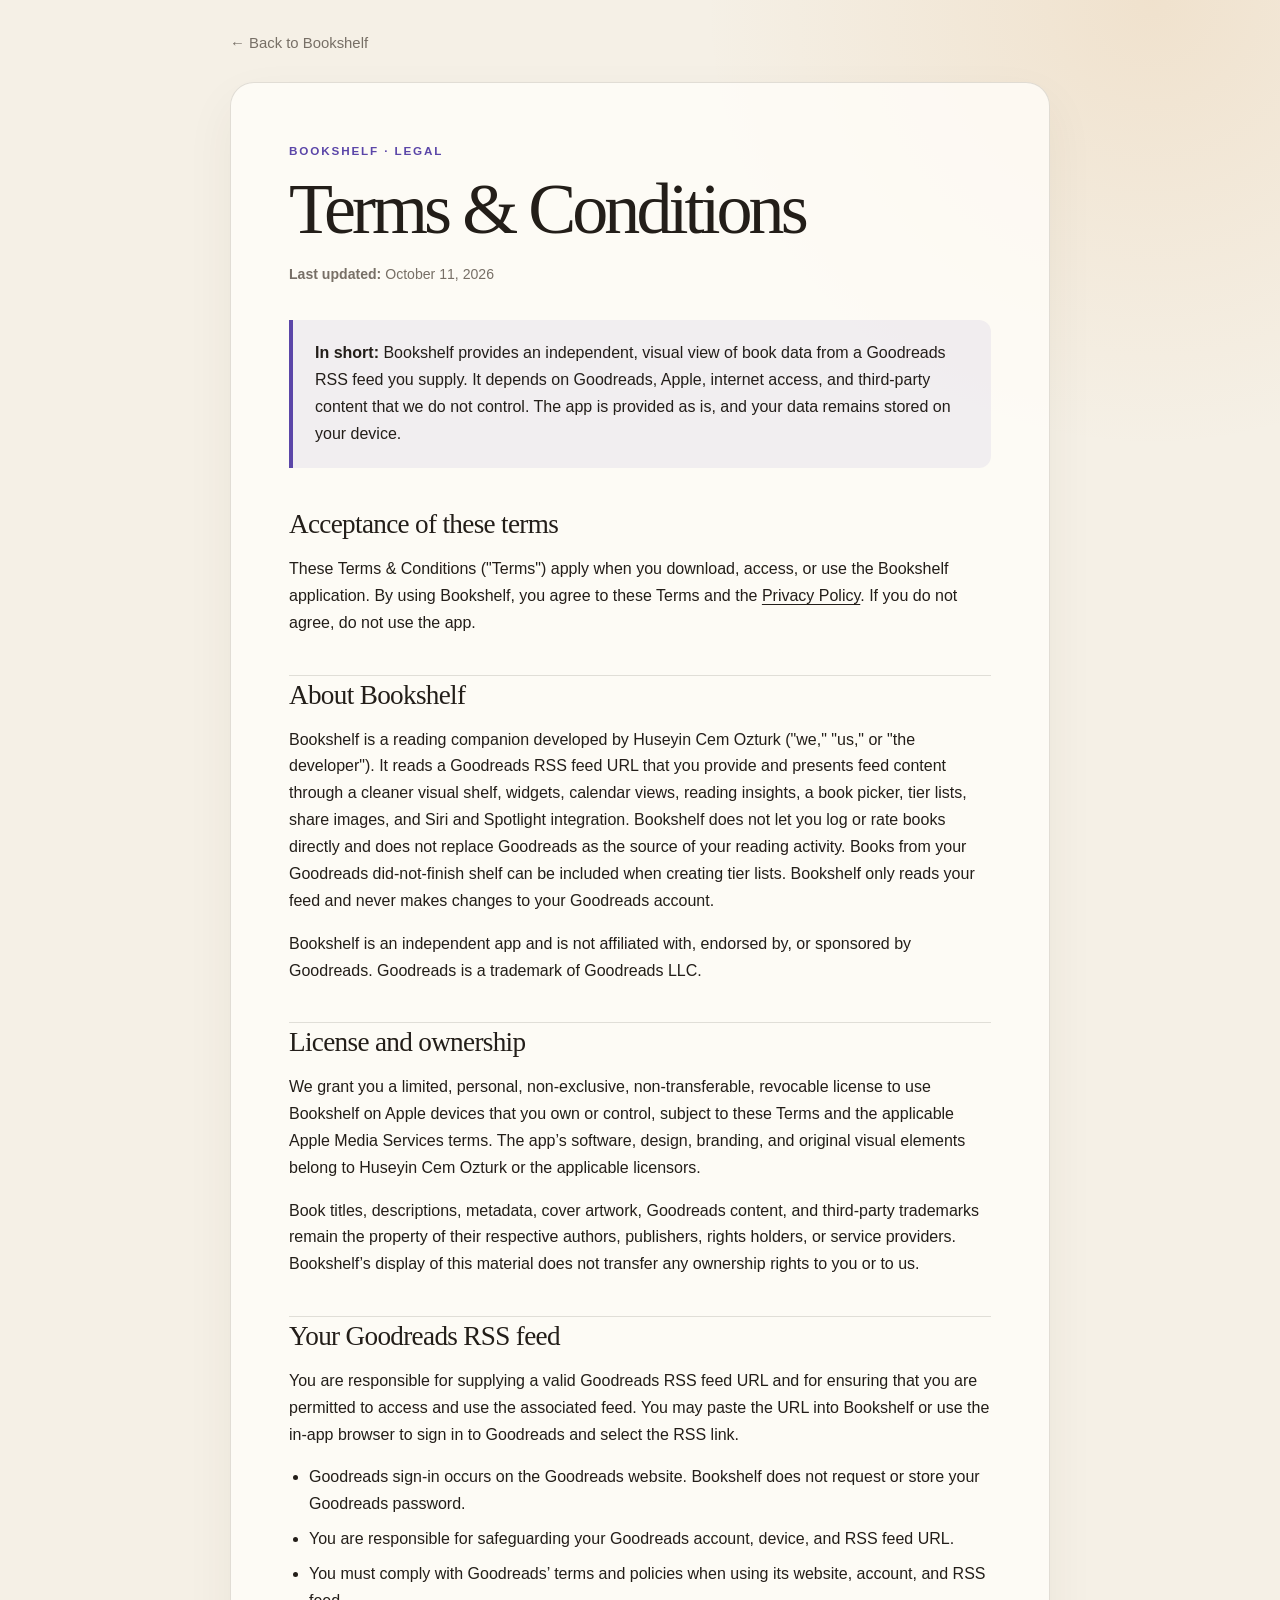
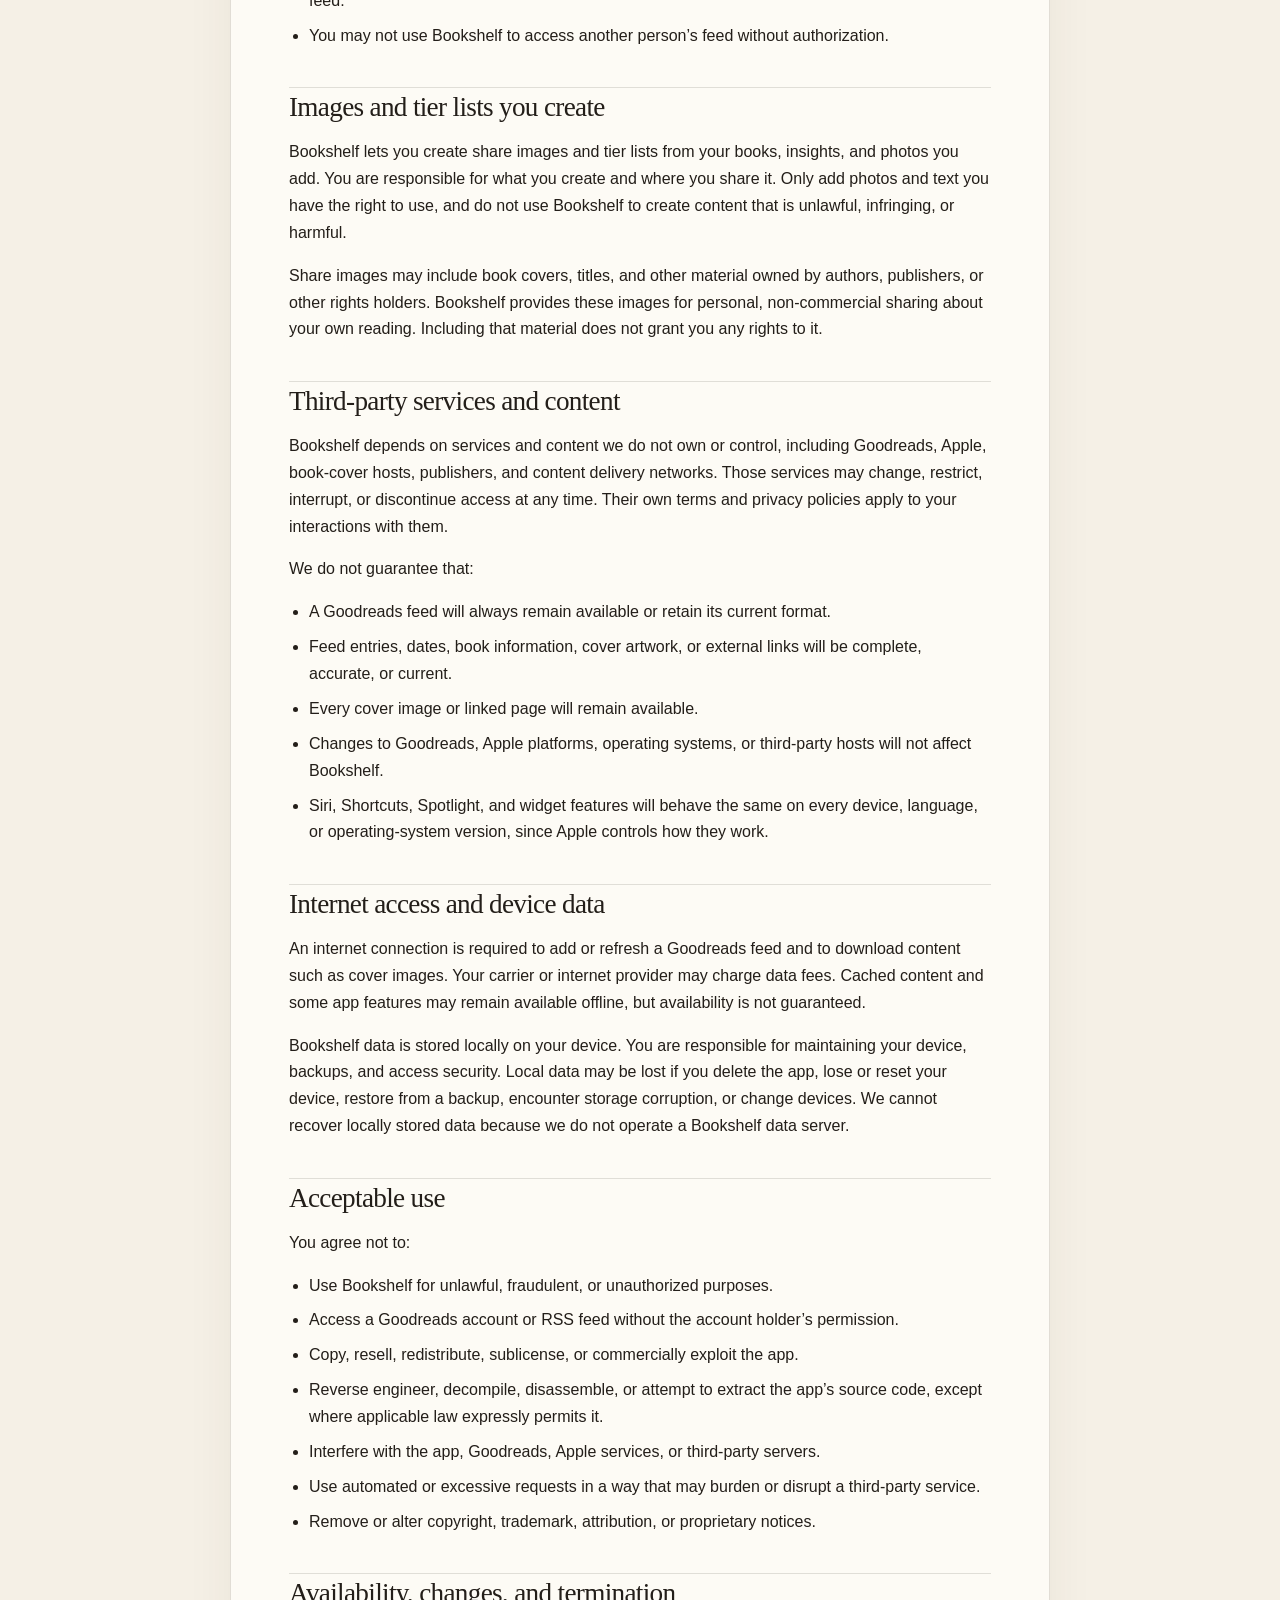
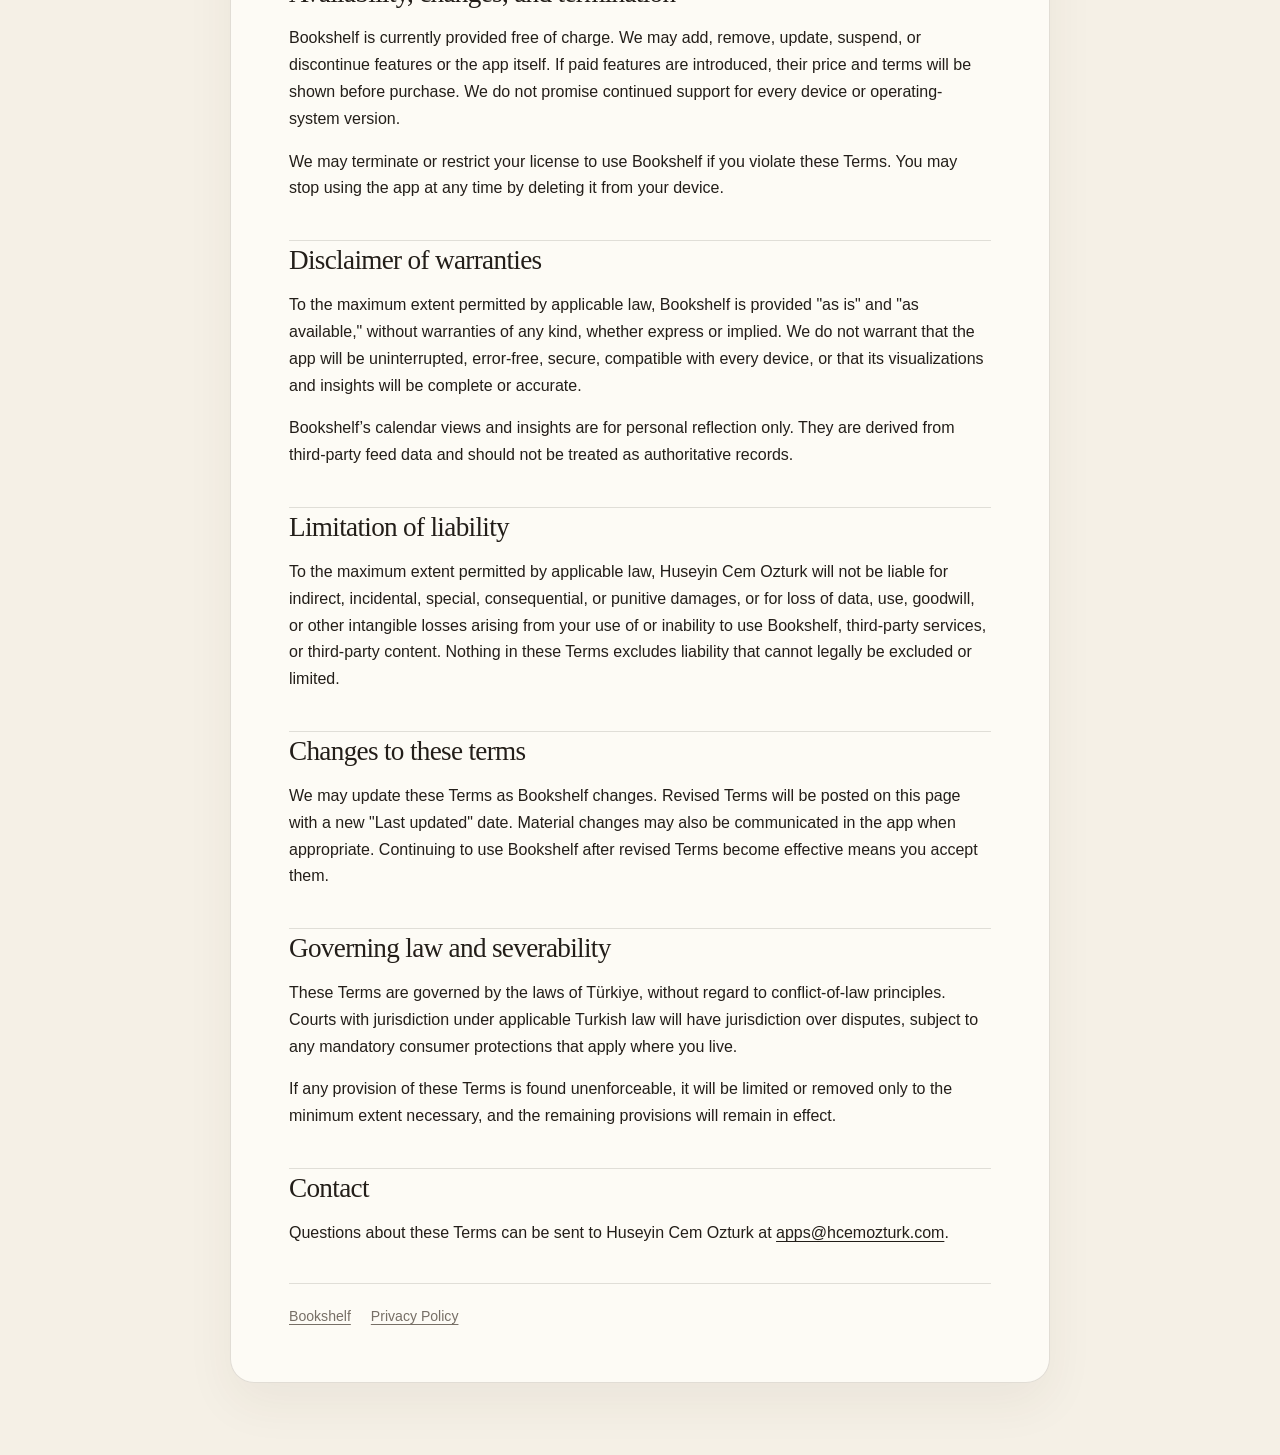
<file: bookshelf/terms.html>
<!doctype html>
<html lang="en">
  <head>
    <meta charset="UTF-8" />
    <meta name="viewport" content="width=device-width, initial-scale=1.0" />
    <title>Bookshelf Terms &amp; Conditions</title>
    <meta name="description" content="Terms and Conditions for the Bookshelf app on Apple devices." />
    <meta name="theme-color" content="#f5f0e6" />
    <link rel="icon" type="image/png" href="../assets/bookshelf-icon.png" />
    <link rel="apple-touch-icon" href="../assets/bookshelf-icon.png" />
    <link rel="stylesheet" href="legal.css" />
  </head>
  <body>
    <main>
      <a class="top-link" href="index.html">&larr; Back to Bookshelf</a>

      <article>
        <p class="eyebrow">Bookshelf &middot; Legal</p>
        <h1>Terms &amp; Conditions</h1>
        <p class="updated"><strong>Last updated:</strong> October 11, 2026</p>

        <div class="summary">
          <p>
            <strong>In short:</strong> Bookshelf provides an independent, visual view of book data
            from a Goodreads RSS feed you supply. It depends on Goodreads, Apple, internet access,
            and third-party content that we do not control. The app is provided as is, and your data
            remains stored on your device.
          </p>
        </div>

        <h2>Acceptance of these terms</h2>
        <p>
          These Terms &amp; Conditions ("Terms") apply when you download, access, or use the
          Bookshelf application. By using Bookshelf, you agree to these Terms and the
          <a href="privacy.html">Privacy Policy</a>. If you do not agree, do not use the app.
        </p>

        <h2>About Bookshelf</h2>
        <p>
          Bookshelf is a reading companion developed by Huseyin Cem Ozturk ("we," "us," or
          "the developer"). It reads a Goodreads RSS feed URL that you provide and presents feed
          content through a cleaner visual shelf, widgets, calendar views, reading insights, a book
          picker, tier lists, share images, and Siri and Spotlight integration. Bookshelf does not
          let you log or rate books directly and does not replace Goodreads as the source of your
          reading activity. Books from your Goodreads did-not-finish shelf can be included when
          creating tier lists. Bookshelf only reads your feed and never makes changes to your
          Goodreads account.
        </p>
        <p>
          Bookshelf is an independent app and is not affiliated with, endorsed by, or sponsored by
          Goodreads. Goodreads is a trademark of Goodreads LLC.
        </p>

        <h2>License and ownership</h2>
        <p>
          We grant you a limited, personal, non-exclusive, non-transferable, revocable license to
          use Bookshelf on Apple devices that you own or control, subject to these Terms and the
          applicable Apple Media Services terms. The app&rsquo;s software, design, branding, and
          original visual elements belong to Huseyin Cem Ozturk or the applicable licensors.
        </p>
        <p>
          Book titles, descriptions, metadata, cover artwork, Goodreads content, and third-party
          trademarks remain the property of their respective authors, publishers, rights holders,
          or service providers. Bookshelf&rsquo;s display of this material does not transfer any
          ownership rights to you or to us.
        </p>

        <h2>Your Goodreads RSS feed</h2>
        <p>
          You are responsible for supplying a valid Goodreads RSS feed URL and for ensuring that you
          are permitted to access and use the associated feed. You may paste the URL into Bookshelf
          or use the in-app browser to sign in to Goodreads and select the RSS link.
        </p>
        <ul>
          <li>
            Goodreads sign-in occurs on the Goodreads website. Bookshelf does not request or store
            your Goodreads password.
          </li>
          <li>
            You are responsible for safeguarding your Goodreads account, device, and RSS feed URL.
          </li>
          <li>
            You must comply with Goodreads&rsquo; terms and policies when using its website, account,
            and RSS feed.
          </li>
          <li>
            You may not use Bookshelf to access another person&rsquo;s feed without authorization.
          </li>
        </ul>

        <h2>Images and tier lists you create</h2>
        <p>
          Bookshelf lets you create share images and tier lists from your books, insights, and
          photos you add. You are responsible for what you create and where you share it. Only add
          photos and text you have the right to use, and do not use Bookshelf to create content
          that is unlawful, infringing, or harmful.
        </p>
        <p>
          Share images may include book covers, titles, and other material owned by authors,
          publishers, or other rights holders. Bookshelf provides these images for personal,
          non-commercial sharing about your own reading. Including that material does not grant you
          any rights to it.
        </p>

        <h2>Third-party services and content</h2>
        <p>
          Bookshelf depends on services and content we do not own or control, including Goodreads,
          Apple, book-cover hosts, publishers, and content delivery networks. Those services may
          change, restrict, interrupt, or discontinue access at any time. Their own terms and privacy
          policies apply to your interactions with them.
        </p>
        <p>We do not guarantee that:</p>
        <ul>
          <li>A Goodreads feed will always remain available or retain its current format.</li>
          <li>Feed entries, dates, book information, cover artwork, or external links will be complete, accurate, or current.</li>
          <li>Every cover image or linked page will remain available.</li>
          <li>Changes to Goodreads, Apple platforms, operating systems, or third-party hosts will not affect Bookshelf.</li>
          <li>Siri, Shortcuts, Spotlight, and widget features will behave the same on every device, language, or operating-system version, since Apple controls how they work.</li>
        </ul>

        <h2>Internet access and device data</h2>
        <p>
          An internet connection is required to add or refresh a Goodreads feed and to download
          content such as cover images. Your carrier or internet provider may charge data fees.
          Cached content and some app features may remain available offline, but availability is not
          guaranteed.
        </p>
        <p>
          Bookshelf data is stored locally on your device. You are responsible for maintaining your
          device, backups, and access security. Local data may be lost if you delete the app, lose or
          reset your device, restore from a backup, encounter storage corruption, or change devices.
          We cannot recover locally stored data because we do not operate a Bookshelf data server.
        </p>

        <h2>Acceptable use</h2>
        <p>You agree not to:</p>
        <ul>
          <li>Use Bookshelf for unlawful, fraudulent, or unauthorized purposes.</li>
          <li>Access a Goodreads account or RSS feed without the account holder&rsquo;s permission.</li>
          <li>Copy, resell, redistribute, sublicense, or commercially exploit the app.</li>
          <li>Reverse engineer, decompile, disassemble, or attempt to extract the app&rsquo;s source code, except where applicable law expressly permits it.</li>
          <li>Interfere with the app, Goodreads, Apple services, or third-party servers.</li>
          <li>Use automated or excessive requests in a way that may burden or disrupt a third-party service.</li>
          <li>Remove or alter copyright, trademark, attribution, or proprietary notices.</li>
        </ul>

        <h2>Availability, changes, and termination</h2>
        <p>
          Bookshelf is currently provided free of charge. We may add, remove, update, suspend, or
          discontinue features or the app itself. If paid features are introduced, their price and
          terms will be shown before purchase. We do not promise continued support for every device
          or operating-system version.
        </p>
        <p>
          We may terminate or restrict your license to use Bookshelf if you violate these Terms.
          You may stop using the app at any time by deleting it from your device.
        </p>

        <h2>Disclaimer of warranties</h2>
        <p>
          To the maximum extent permitted by applicable law, Bookshelf is provided "as is" and
          "as available," without warranties of any kind, whether express or implied. We do not
          warrant that the app will be uninterrupted, error-free, secure, compatible with every
          device, or that its visualizations and insights will be complete or accurate.
        </p>
        <p>
          Bookshelf&rsquo;s calendar views and insights are for personal reflection only. They are
          derived from third-party feed data and should not be treated as authoritative records.
        </p>

        <h2>Limitation of liability</h2>
        <p>
          To the maximum extent permitted by applicable law, Huseyin Cem Ozturk will not be liable
          for indirect, incidental, special, consequential, or punitive damages, or for loss of data,
          use, goodwill, or other intangible losses arising from your use of or inability to use
          Bookshelf, third-party services, or third-party content. Nothing in these Terms excludes
          liability that cannot legally be excluded or limited.
        </p>

        <h2>Changes to these terms</h2>
        <p>
          We may update these Terms as Bookshelf changes. Revised Terms will be posted on this page
          with a new "Last updated" date. Material changes may also be communicated in the app when
          appropriate. Continuing to use Bookshelf after revised Terms become effective means you
          accept them.
        </p>

        <h2>Governing law and severability</h2>
        <p>
          These Terms are governed by the laws of T&uuml;rkiye, without regard to conflict-of-law
          principles. Courts with jurisdiction under applicable Turkish law will have jurisdiction
          over disputes, subject to any mandatory consumer protections that apply where you live.
        </p>
        <p>
          If any provision of these Terms is found unenforceable, it will be limited or removed only
          to the minimum extent necessary, and the remaining provisions will remain in effect.
        </p>

        <h2>Contact</h2>
        <p>
          Questions about these Terms can be sent to Huseyin Cem Ozturk at
          <a href="mailto:apps@hcemozturk.com">apps@hcemozturk.com</a>.
        </p>

        <nav class="legal-nav" aria-label="Bookshelf legal pages">
          <a href="index.html">Bookshelf</a>
          <a href="privacy.html">Privacy Policy</a>
        </nav>
      </article>
    </main>
  </body>
</html>
</file>
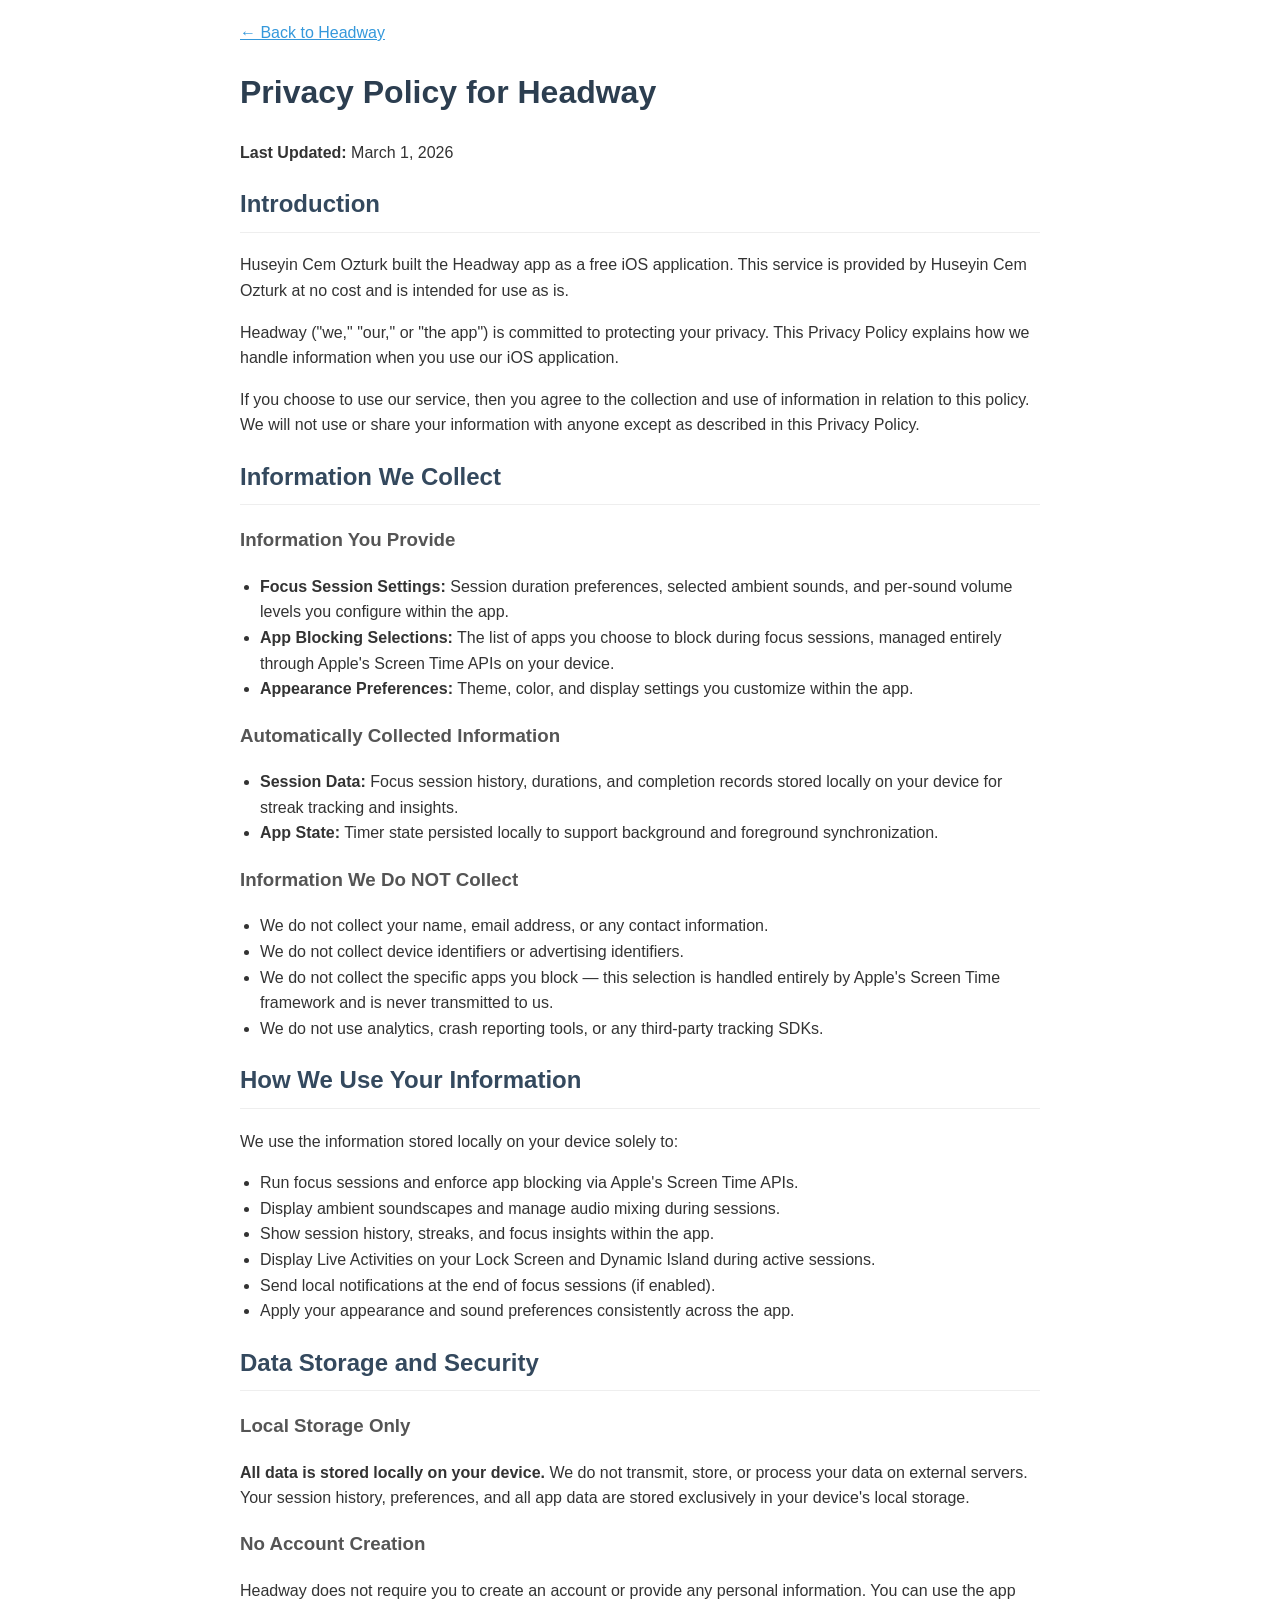
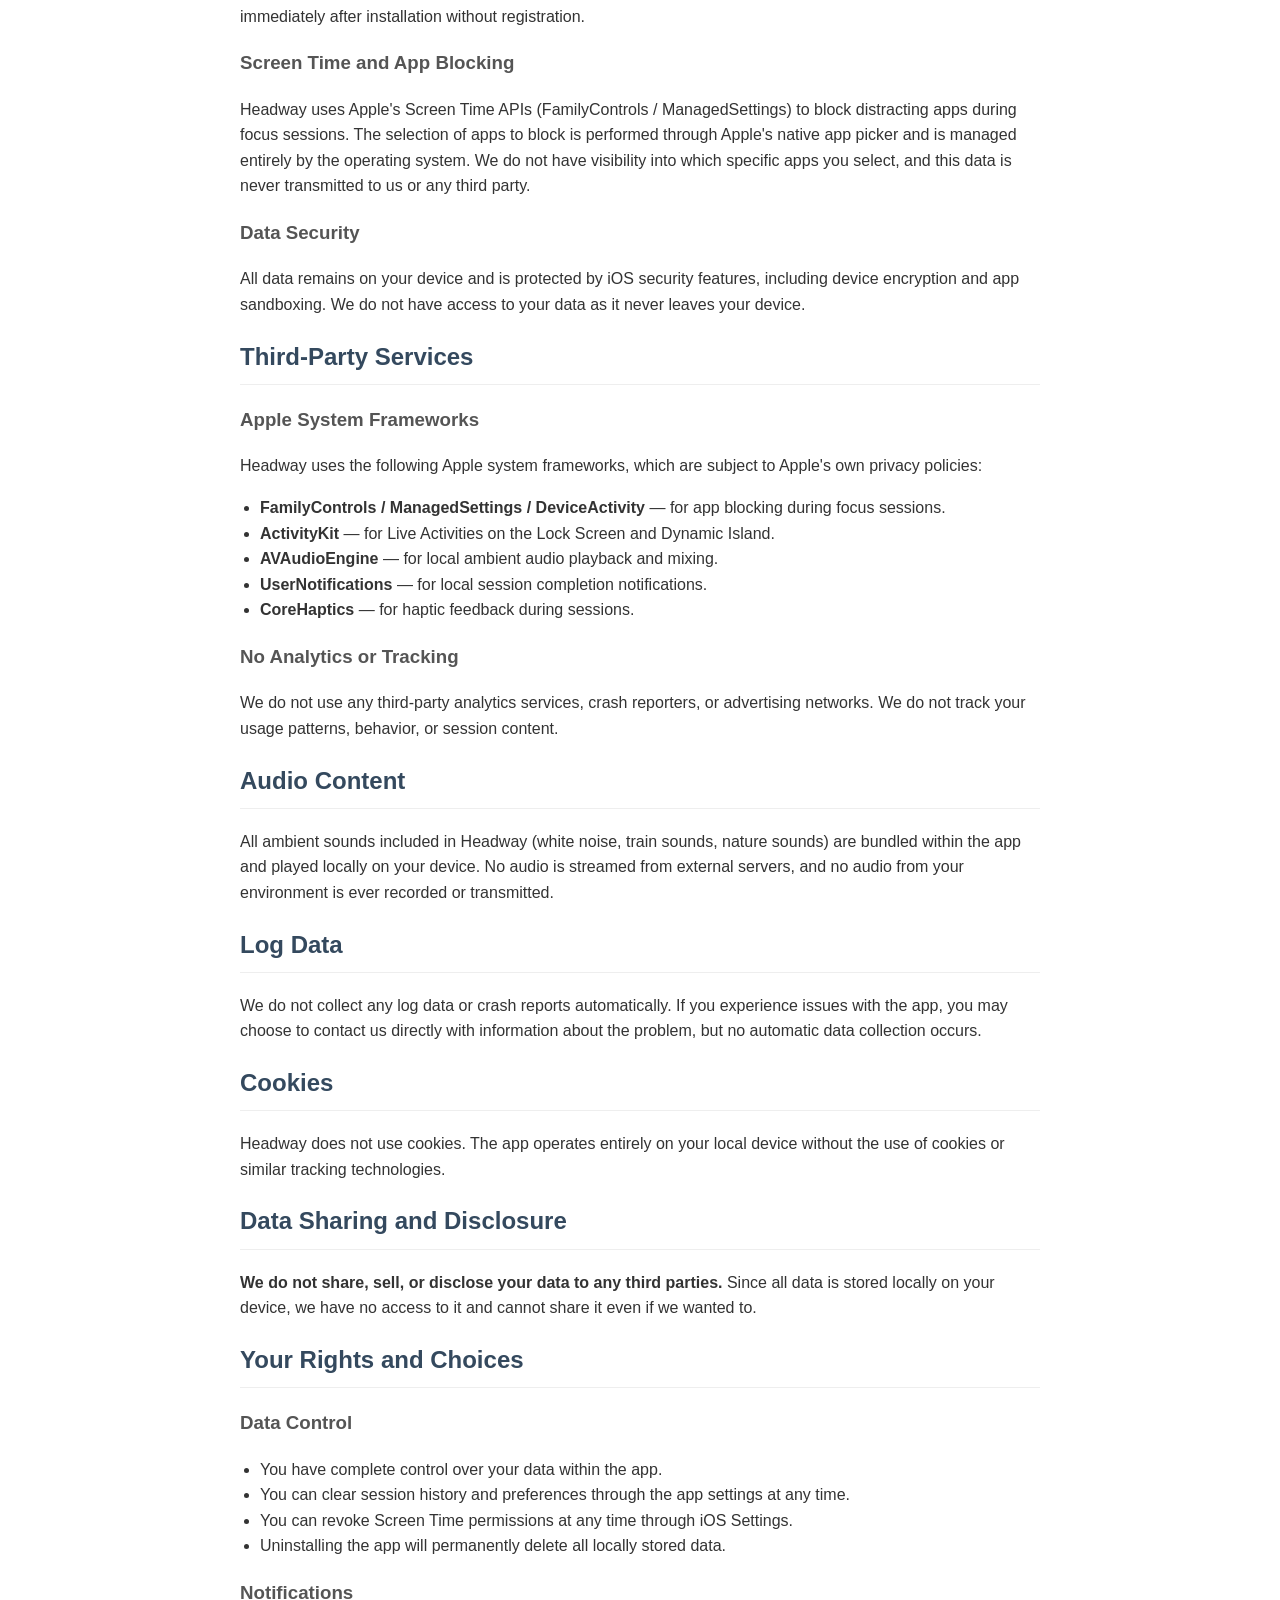
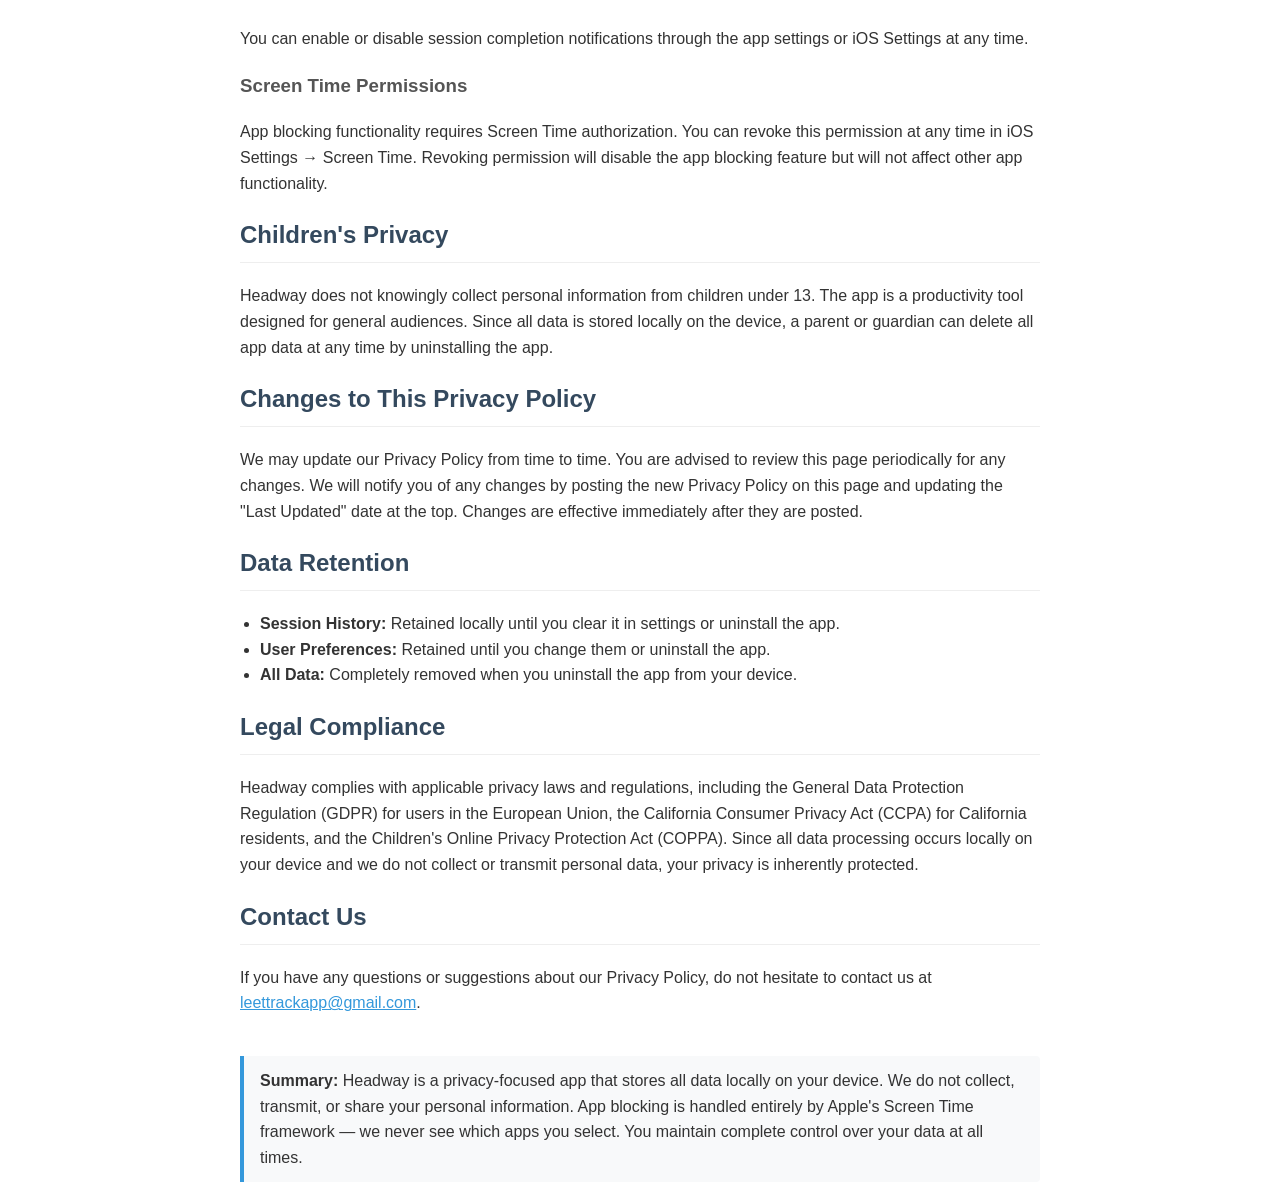
<file: headway/privacy.html>
<!DOCTYPE html>
<html lang="en">
<head>
  <meta charset="UTF-8" />
  <meta name="viewport" content="width=device-width, initial-scale=1.0" />
  <title>Privacy Policy for Headway</title>
  <link rel="icon" type="image/png" href="../assets/leettrack/optimized/headway-icon-light-216.png" />
  <link rel="apple-touch-icon" href="../assets/leettrack/optimized/headway-icon-light-216.png" />
  <style>
    body {
      font-family: -apple-system, BlinkMacSystemFont, "Segoe UI", Roboto, Helvetica, Arial, sans-serif;
      line-height: 1.6;
      max-width: 800px;
      margin: 0 auto;
      padding: 20px;
      color: #333;
    }
    h1 { color: #2c3e50; }
    h2 { color: #34495e; border-bottom: 1px solid #eee; padding-bottom: 8px; }
    h3 { color: #555; }
    a { color: #3498db; }
    .back-link { margin-bottom: 20px; display: block; }
    .summary {
      background: #f8f9fa;
      border-left: 4px solid #3498db;
      padding: 12px 16px;
      margin-top: 40px;
      border-radius: 0 4px 4px 0;
    }
    ul { padding-left: 20px; }
  </style>
</head>
<body>

  <a class="back-link" href="index.html">← Back to Headway</a>

  <h1>Privacy Policy for Headway</h1>
  <p><strong>Last Updated:</strong> March 1, 2026</p>

  <h2>Introduction</h2>
  <p>Huseyin Cem Ozturk built the Headway app as a free iOS application. This service is provided by Huseyin Cem Ozturk at no cost and is intended for use as is.</p>
  <p>Headway ("we," "our," or "the app") is committed to protecting your privacy. This Privacy Policy explains how we handle information when you use our iOS application.</p>
  <p>If you choose to use our service, then you agree to the collection and use of information in relation to this policy. We will not use or share your information with anyone except as described in this Privacy Policy.</p>

  <h2>Information We Collect</h2>

  <h3>Information You Provide</h3>
  <ul>
    <li><strong>Focus Session Settings:</strong> Session duration preferences, selected ambient sounds, and per-sound volume levels you configure within the app.</li>
    <li><strong>App Blocking Selections:</strong> The list of apps you choose to block during focus sessions, managed entirely through Apple's Screen Time APIs on your device.</li>
    <li><strong>Appearance Preferences:</strong> Theme, color, and display settings you customize within the app.</li>
  </ul>

  <h3>Automatically Collected Information</h3>
  <ul>
    <li><strong>Session Data:</strong> Focus session history, durations, and completion records stored locally on your device for streak tracking and insights.</li>
    <li><strong>App State:</strong> Timer state persisted locally to support background and foreground synchronization.</li>
  </ul>

  <h3>Information We Do NOT Collect</h3>
  <ul>
    <li>We do not collect your name, email address, or any contact information.</li>
    <li>We do not collect device identifiers or advertising identifiers.</li>
    <li>We do not collect the specific apps you block — this selection is handled entirely by Apple's Screen Time framework and is never transmitted to us.</li>
    <li>We do not use analytics, crash reporting tools, or any third-party tracking SDKs.</li>
  </ul>

  <h2>How We Use Your Information</h2>
  <p>We use the information stored locally on your device solely to:</p>
  <ul>
    <li>Run focus sessions and enforce app blocking via Apple's Screen Time APIs.</li>
    <li>Display ambient soundscapes and manage audio mixing during sessions.</li>
    <li>Show session history, streaks, and focus insights within the app.</li>
    <li>Display Live Activities on your Lock Screen and Dynamic Island during active sessions.</li>
    <li>Send local notifications at the end of focus sessions (if enabled).</li>
    <li>Apply your appearance and sound preferences consistently across the app.</li>
  </ul>

  <h2>Data Storage and Security</h2>

  <h3>Local Storage Only</h3>
  <p><strong>All data is stored locally on your device.</strong> We do not transmit, store, or process your data on external servers. Your session history, preferences, and all app data are stored exclusively in your device's local storage.</p>

  <h3>No Account Creation</h3>
  <p>Headway does not require you to create an account or provide any personal information. You can use the app immediately after installation without registration.</p>

  <h3>Screen Time and App Blocking</h3>
  <p>Headway uses Apple's Screen Time APIs (FamilyControls / ManagedSettings) to block distracting apps during focus sessions. The selection of apps to block is performed through Apple's native app picker and is managed entirely by the operating system. We do not have visibility into which specific apps you select, and this data is never transmitted to us or any third party.</p>

  <h3>Data Security</h3>
  <p>All data remains on your device and is protected by iOS security features, including device encryption and app sandboxing. We do not have access to your data as it never leaves your device.</p>

  <h2>Third-Party Services</h2>

  <h3>Apple System Frameworks</h3>
  <p>Headway uses the following Apple system frameworks, which are subject to Apple's own privacy policies:</p>
  <ul>
    <li><strong>FamilyControls / ManagedSettings / DeviceActivity</strong> — for app blocking during focus sessions.</li>
    <li><strong>ActivityKit</strong> — for Live Activities on the Lock Screen and Dynamic Island.</li>
    <li><strong>AVAudioEngine</strong> — for local ambient audio playback and mixing.</li>
    <li><strong>UserNotifications</strong> — for local session completion notifications.</li>
    <li><strong>CoreHaptics</strong> — for haptic feedback during sessions.</li>
  </ul>

  <h3>No Analytics or Tracking</h3>
  <p>We do not use any third-party analytics services, crash reporters, or advertising networks. We do not track your usage patterns, behavior, or session content.</p>

  <h2>Audio Content</h2>
  <p>All ambient sounds included in Headway (white noise, train sounds, nature sounds) are bundled within the app and played locally on your device. No audio is streamed from external servers, and no audio from your environment is ever recorded or transmitted.</p>

  <h2>Log Data</h2>
  <p>We do not collect any log data or crash reports automatically. If you experience issues with the app, you may choose to contact us directly with information about the problem, but no automatic data collection occurs.</p>

  <h2>Cookies</h2>
  <p>Headway does not use cookies. The app operates entirely on your local device without the use of cookies or similar tracking technologies.</p>

  <h2>Data Sharing and Disclosure</h2>
  <p><strong>We do not share, sell, or disclose your data to any third parties.</strong> Since all data is stored locally on your device, we have no access to it and cannot share it even if we wanted to.</p>

  <h2>Your Rights and Choices</h2>

  <h3>Data Control</h3>
  <ul>
    <li>You have complete control over your data within the app.</li>
    <li>You can clear session history and preferences through the app settings at any time.</li>
    <li>You can revoke Screen Time permissions at any time through iOS Settings.</li>
    <li>Uninstalling the app will permanently delete all locally stored data.</li>
  </ul>

  <h3>Notifications</h3>
  <p>You can enable or disable session completion notifications through the app settings or iOS Settings at any time.</p>

  <h3>Screen Time Permissions</h3>
  <p>App blocking functionality requires Screen Time authorization. You can revoke this permission at any time in iOS Settings → Screen Time. Revoking permission will disable the app blocking feature but will not affect other app functionality.</p>

  <h2>Children's Privacy</h2>
  <p>Headway does not knowingly collect personal information from children under 13. The app is a productivity tool designed for general audiences. Since all data is stored locally on the device, a parent or guardian can delete all app data at any time by uninstalling the app.</p>

  <h2>Changes to This Privacy Policy</h2>
  <p>We may update our Privacy Policy from time to time. You are advised to review this page periodically for any changes. We will notify you of any changes by posting the new Privacy Policy on this page and updating the "Last Updated" date at the top. Changes are effective immediately after they are posted.</p>

  <h2>Data Retention</h2>
  <ul>
    <li><strong>Session History:</strong> Retained locally until you clear it in settings or uninstall the app.</li>
    <li><strong>User Preferences:</strong> Retained until you change them or uninstall the app.</li>
    <li><strong>All Data:</strong> Completely removed when you uninstall the app from your device.</li>
  </ul>

  <h2>Legal Compliance</h2>
  <p>Headway complies with applicable privacy laws and regulations, including the General Data Protection Regulation (GDPR) for users in the European Union, the California Consumer Privacy Act (CCPA) for California residents, and the Children's Online Privacy Protection Act (COPPA). Since all data processing occurs locally on your device and we do not collect or transmit personal data, your privacy is inherently protected.</p>

  <h2>Contact Us</h2>
  <p>If you have any questions or suggestions about our Privacy Policy, do not hesitate to contact us at <a href="mailto:leettrackapp@gmail.com">leettrackapp@gmail.com</a>.</p>

  <div class="summary">
    <strong>Summary:</strong> Headway is a privacy-focused app that stores all data locally on your device. We do not collect, transmit, or share your personal information. App blocking is handled entirely by Apple's Screen Time framework — we never see which apps you select. You maintain complete control over your data at all times.
  </div>

</body>
</html>
</file>
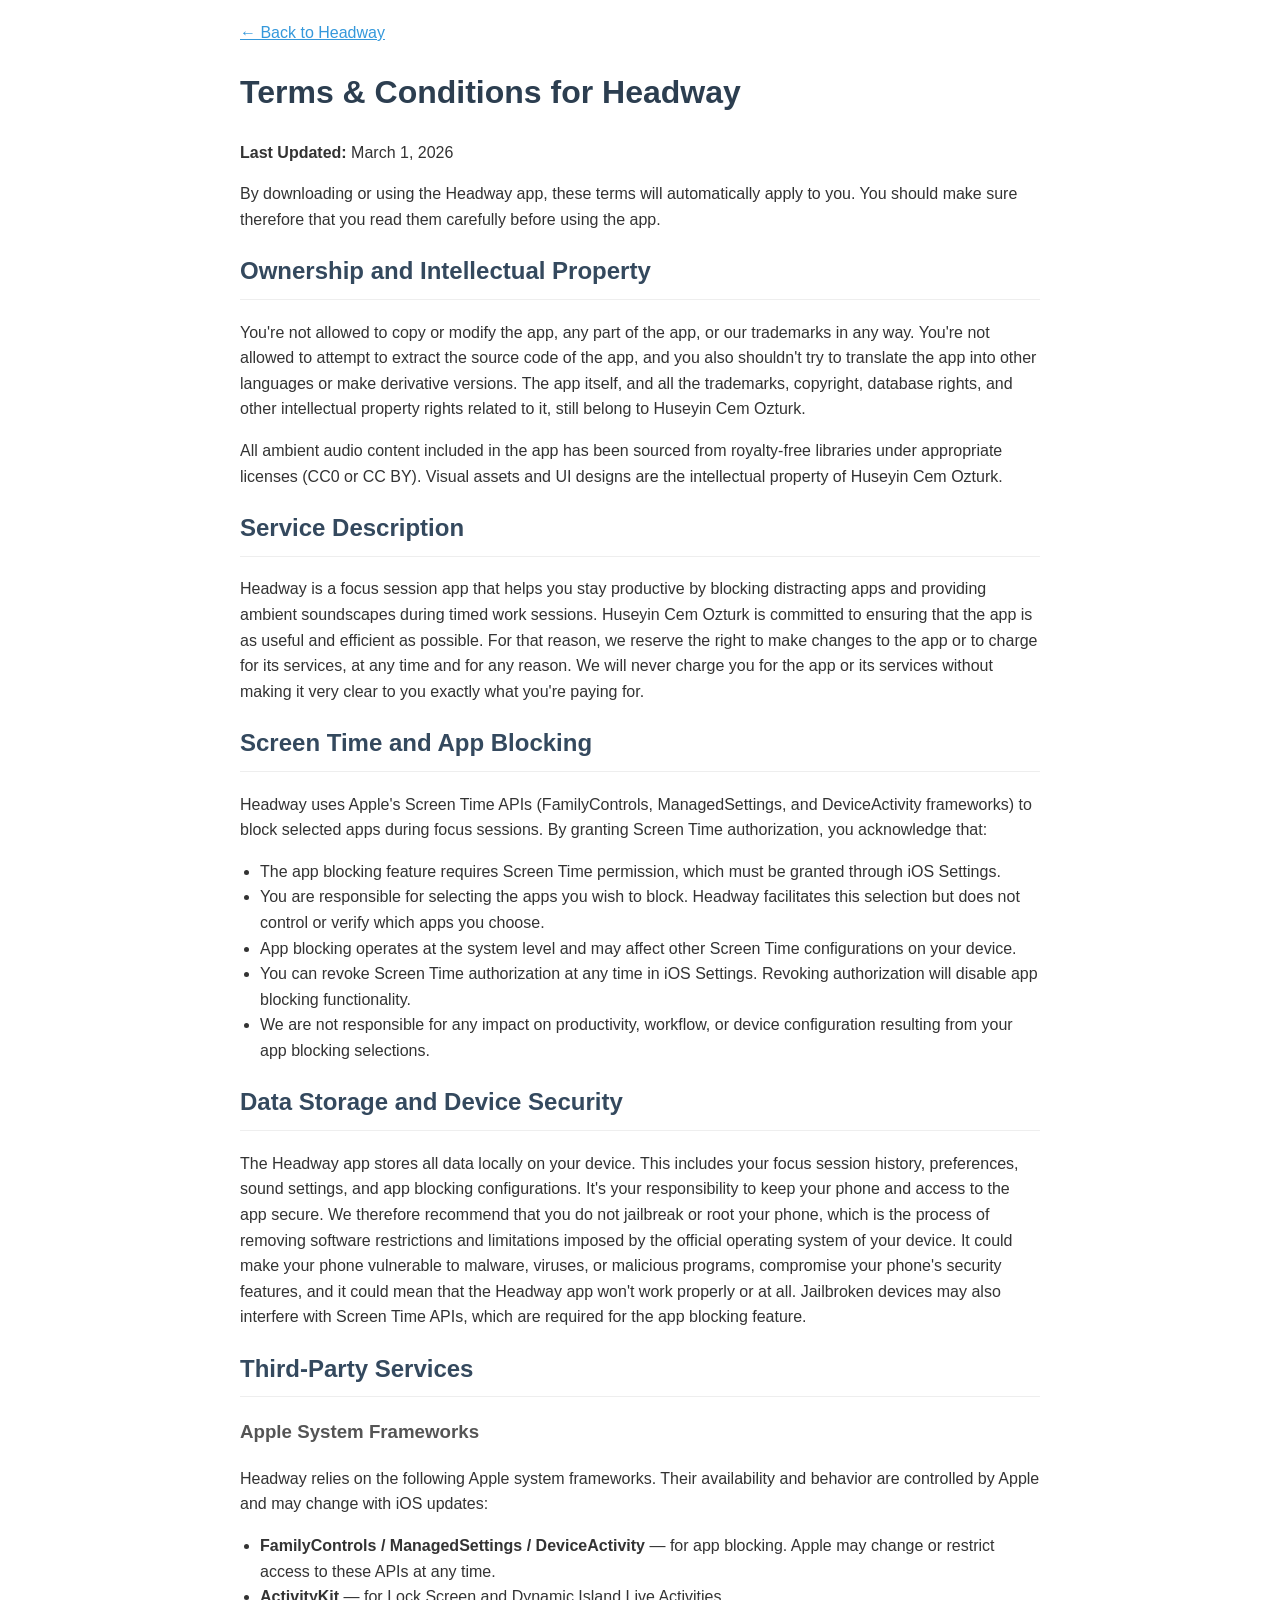
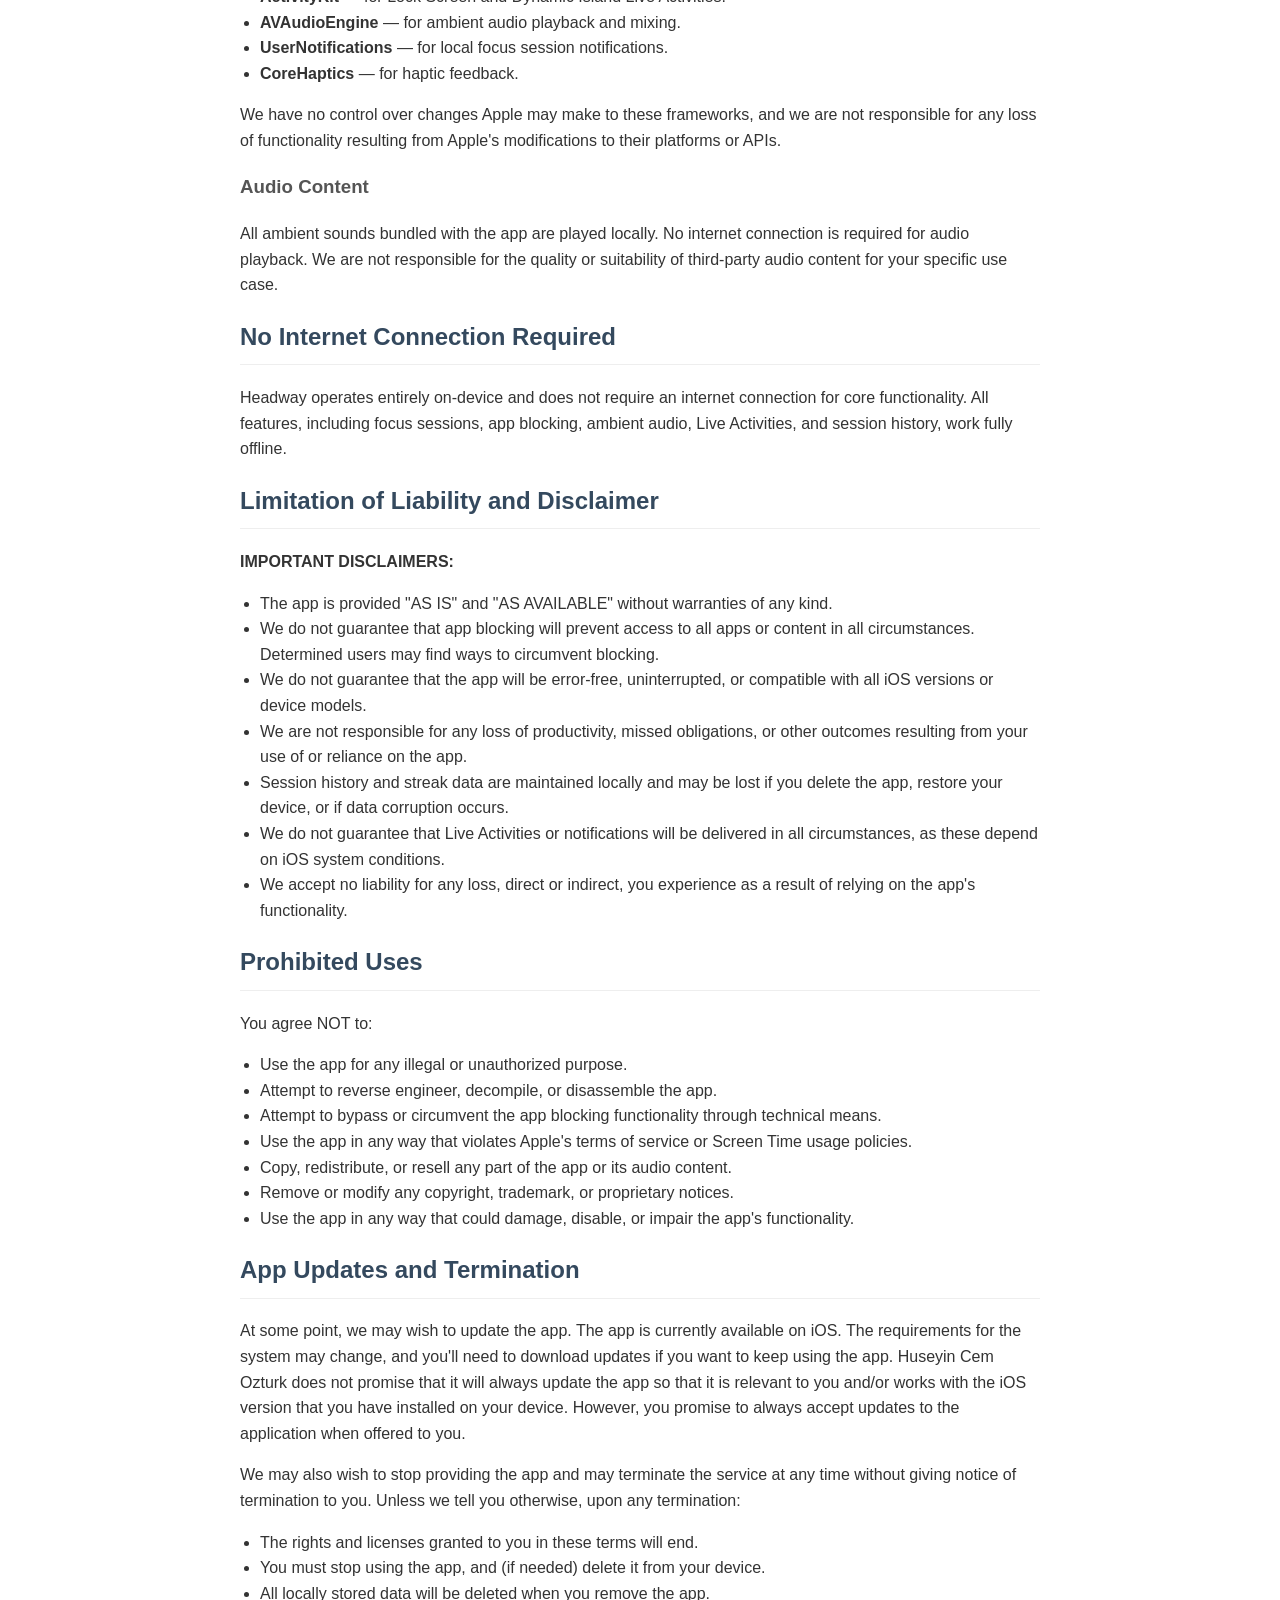
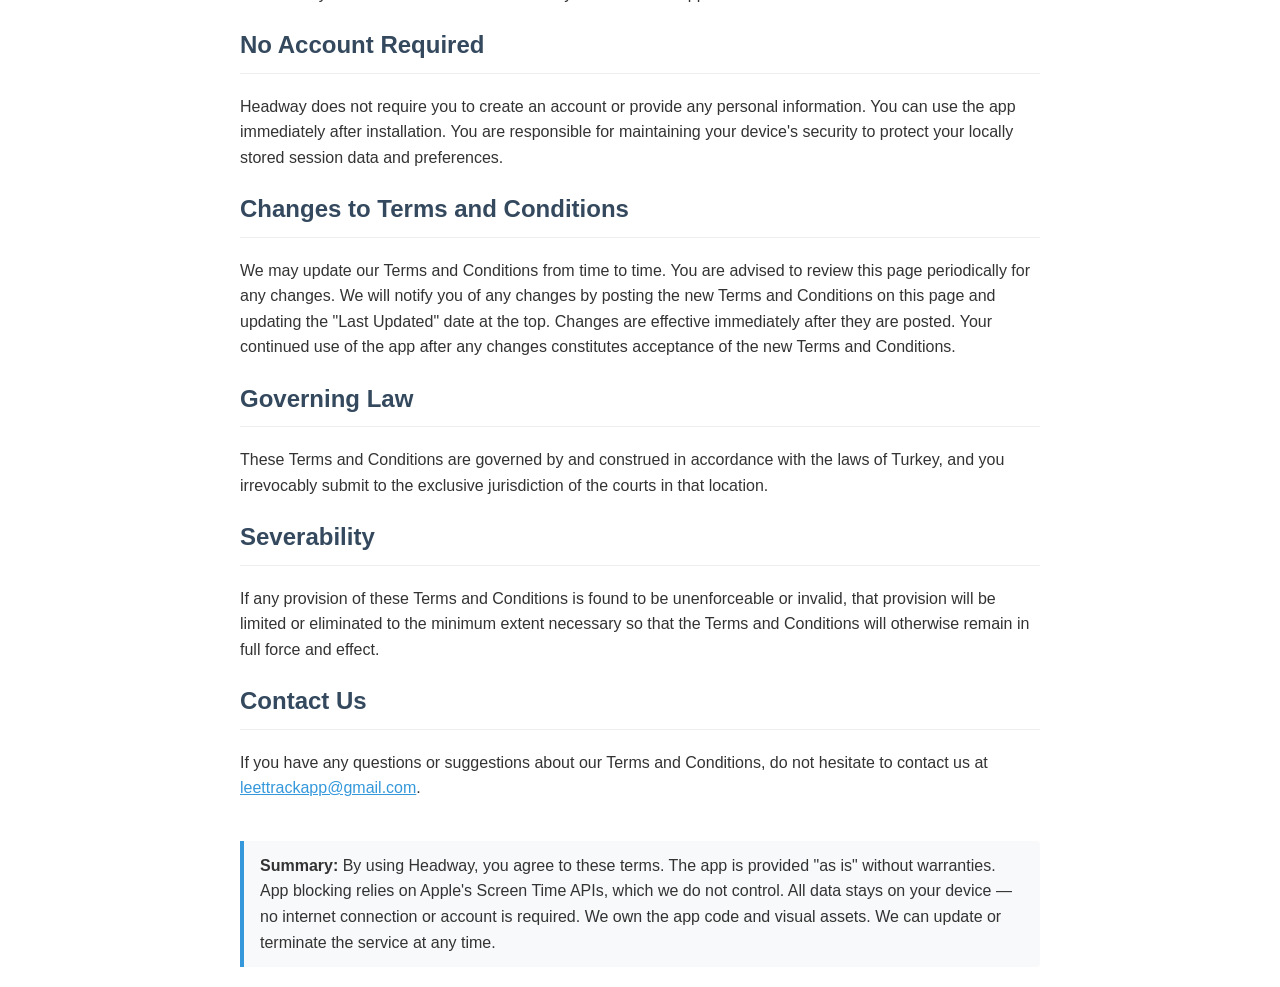
<file: headway/terms.html>
<!DOCTYPE html>
<html lang="en">
<head>
  <meta charset="UTF-8" />
  <meta name="viewport" content="width=device-width, initial-scale=1.0" />
  <title>Terms &amp; Conditions for Headway</title>
  <link rel="icon" type="image/png" href="../assets/leettrack/optimized/headway-icon-light-216.png" />
  <link rel="apple-touch-icon" href="../assets/leettrack/optimized/headway-icon-light-216.png" />
  <style>
    body {
      font-family: -apple-system, BlinkMacSystemFont, "Segoe UI", Roboto, Helvetica, Arial, sans-serif;
      line-height: 1.6;
      max-width: 800px;
      margin: 0 auto;
      padding: 20px;
      color: #333;
    }
    h1 { color: #2c3e50; }
    h2 { color: #34495e; border-bottom: 1px solid #eee; padding-bottom: 8px; }
    h3 { color: #555; }
    a { color: #3498db; }
    .back-link { margin-bottom: 20px; display: block; }
    .summary {
      background: #f8f9fa;
      border-left: 4px solid #3498db;
      padding: 12px 16px;
      margin-top: 40px;
      border-radius: 0 4px 4px 0;
    }
    ul { padding-left: 20px; }
  </style>
</head>
<body>

  <a class="back-link" href="index.html">← Back to Headway</a>

  <h1>Terms &amp; Conditions for Headway</h1>
  <p><strong>Last Updated:</strong> March 1, 2026</p>

  <p>By downloading or using the Headway app, these terms will automatically apply to you. You should make sure therefore that you read them carefully before using the app.</p>

  <h2>Ownership and Intellectual Property</h2>
  <p>You're not allowed to copy or modify the app, any part of the app, or our trademarks in any way. You're not allowed to attempt to extract the source code of the app, and you also shouldn't try to translate the app into other languages or make derivative versions. The app itself, and all the trademarks, copyright, database rights, and other intellectual property rights related to it, still belong to Huseyin Cem Ozturk.</p>
  <p>All ambient audio content included in the app has been sourced from royalty-free libraries under appropriate licenses (CC0 or CC BY). Visual assets and UI designs are the intellectual property of Huseyin Cem Ozturk.</p>

  <h2>Service Description</h2>
  <p>Headway is a focus session app that helps you stay productive by blocking distracting apps and providing ambient soundscapes during timed work sessions. Huseyin Cem Ozturk is committed to ensuring that the app is as useful and efficient as possible. For that reason, we reserve the right to make changes to the app or to charge for its services, at any time and for any reason. We will never charge you for the app or its services without making it very clear to you exactly what you're paying for.</p>

  <h2>Screen Time and App Blocking</h2>
  <p>Headway uses Apple's Screen Time APIs (FamilyControls, ManagedSettings, and DeviceActivity frameworks) to block selected apps during focus sessions. By granting Screen Time authorization, you acknowledge that:</p>
  <ul>
    <li>The app blocking feature requires Screen Time permission, which must be granted through iOS Settings.</li>
    <li>You are responsible for selecting the apps you wish to block. Headway facilitates this selection but does not control or verify which apps you choose.</li>
    <li>App blocking operates at the system level and may affect other Screen Time configurations on your device.</li>
    <li>You can revoke Screen Time authorization at any time in iOS Settings. Revoking authorization will disable app blocking functionality.</li>
    <li>We are not responsible for any impact on productivity, workflow, or device configuration resulting from your app blocking selections.</li>
  </ul>

  <h2>Data Storage and Device Security</h2>
  <p>The Headway app stores all data locally on your device. This includes your focus session history, preferences, sound settings, and app blocking configurations. It's your responsibility to keep your phone and access to the app secure. We therefore recommend that you do not jailbreak or root your phone, which is the process of removing software restrictions and limitations imposed by the official operating system of your device. It could make your phone vulnerable to malware, viruses, or malicious programs, compromise your phone's security features, and it could mean that the Headway app won't work properly or at all. Jailbroken devices may also interfere with Screen Time APIs, which are required for the app blocking feature.</p>

  <h2>Third-Party Services</h2>

  <h3>Apple System Frameworks</h3>
  <p>Headway relies on the following Apple system frameworks. Their availability and behavior are controlled by Apple and may change with iOS updates:</p>
  <ul>
    <li><strong>FamilyControls / ManagedSettings / DeviceActivity</strong> — for app blocking. Apple may change or restrict access to these APIs at any time.</li>
    <li><strong>ActivityKit</strong> — for Lock Screen and Dynamic Island Live Activities.</li>
    <li><strong>AVAudioEngine</strong> — for ambient audio playback and mixing.</li>
    <li><strong>UserNotifications</strong> — for local focus session notifications.</li>
    <li><strong>CoreHaptics</strong> — for haptic feedback.</li>
  </ul>
  <p>We have no control over changes Apple may make to these frameworks, and we are not responsible for any loss of functionality resulting from Apple's modifications to their platforms or APIs.</p>

  <h3>Audio Content</h3>
  <p>All ambient sounds bundled with the app are played locally. No internet connection is required for audio playback. We are not responsible for the quality or suitability of third-party audio content for your specific use case.</p>

  <h2>No Internet Connection Required</h2>
  <p>Headway operates entirely on-device and does not require an internet connection for core functionality. All features, including focus sessions, app blocking, ambient audio, Live Activities, and session history, work fully offline.</p>

  <h2>Limitation of Liability and Disclaimer</h2>
  <p><strong>IMPORTANT DISCLAIMERS:</strong></p>
  <ul>
    <li>The app is provided "AS IS" and "AS AVAILABLE" without warranties of any kind.</li>
    <li>We do not guarantee that app blocking will prevent access to all apps or content in all circumstances. Determined users may find ways to circumvent blocking.</li>
    <li>We do not guarantee that the app will be error-free, uninterrupted, or compatible with all iOS versions or device models.</li>
    <li>We are not responsible for any loss of productivity, missed obligations, or other outcomes resulting from your use of or reliance on the app.</li>
    <li>Session history and streak data are maintained locally and may be lost if you delete the app, restore your device, or if data corruption occurs.</li>
    <li>We do not guarantee that Live Activities or notifications will be delivered in all circumstances, as these depend on iOS system conditions.</li>
    <li>We accept no liability for any loss, direct or indirect, you experience as a result of relying on the app's functionality.</li>
  </ul>

  <h2>Prohibited Uses</h2>
  <p>You agree NOT to:</p>
  <ul>
    <li>Use the app for any illegal or unauthorized purpose.</li>
    <li>Attempt to reverse engineer, decompile, or disassemble the app.</li>
    <li>Attempt to bypass or circumvent the app blocking functionality through technical means.</li>
    <li>Use the app in any way that violates Apple's terms of service or Screen Time usage policies.</li>
    <li>Copy, redistribute, or resell any part of the app or its audio content.</li>
    <li>Remove or modify any copyright, trademark, or proprietary notices.</li>
    <li>Use the app in any way that could damage, disable, or impair the app's functionality.</li>
  </ul>

  <h2>App Updates and Termination</h2>
  <p>At some point, we may wish to update the app. The app is currently available on iOS. The requirements for the system may change, and you'll need to download updates if you want to keep using the app. Huseyin Cem Ozturk does not promise that it will always update the app so that it is relevant to you and/or works with the iOS version that you have installed on your device. However, you promise to always accept updates to the application when offered to you.</p>
  <p>We may also wish to stop providing the app and may terminate the service at any time without giving notice of termination to you. Unless we tell you otherwise, upon any termination:</p>
  <ul>
    <li>The rights and licenses granted to you in these terms will end.</li>
    <li>You must stop using the app, and (if needed) delete it from your device.</li>
    <li>All locally stored data will be deleted when you remove the app.</li>
  </ul>

  <h2>No Account Required</h2>
  <p>Headway does not require you to create an account or provide any personal information. You can use the app immediately after installation. You are responsible for maintaining your device's security to protect your locally stored session data and preferences.</p>

  <h2>Changes to Terms and Conditions</h2>
  <p>We may update our Terms and Conditions from time to time. You are advised to review this page periodically for any changes. We will notify you of any changes by posting the new Terms and Conditions on this page and updating the "Last Updated" date at the top. Changes are effective immediately after they are posted. Your continued use of the app after any changes constitutes acceptance of the new Terms and Conditions.</p>

  <h2>Governing Law</h2>
  <p>These Terms and Conditions are governed by and construed in accordance with the laws of Turkey, and you irrevocably submit to the exclusive jurisdiction of the courts in that location.</p>

  <h2>Severability</h2>
  <p>If any provision of these Terms and Conditions is found to be unenforceable or invalid, that provision will be limited or eliminated to the minimum extent necessary so that the Terms and Conditions will otherwise remain in full force and effect.</p>

  <h2>Contact Us</h2>
  <p>If you have any questions or suggestions about our Terms and Conditions, do not hesitate to contact us at <a href="mailto:leettrackapp@gmail.com">leettrackapp@gmail.com</a>.</p>

  <div class="summary">
    <strong>Summary:</strong> By using Headway, you agree to these terms. The app is provided "as is" without warranties. App blocking relies on Apple's Screen Time APIs, which we do not control. All data stays on your device — no internet connection or account is required. We own the app code and visual assets. We can update or terminate the service at any time.
  </div>

</body>
</html>
</file>
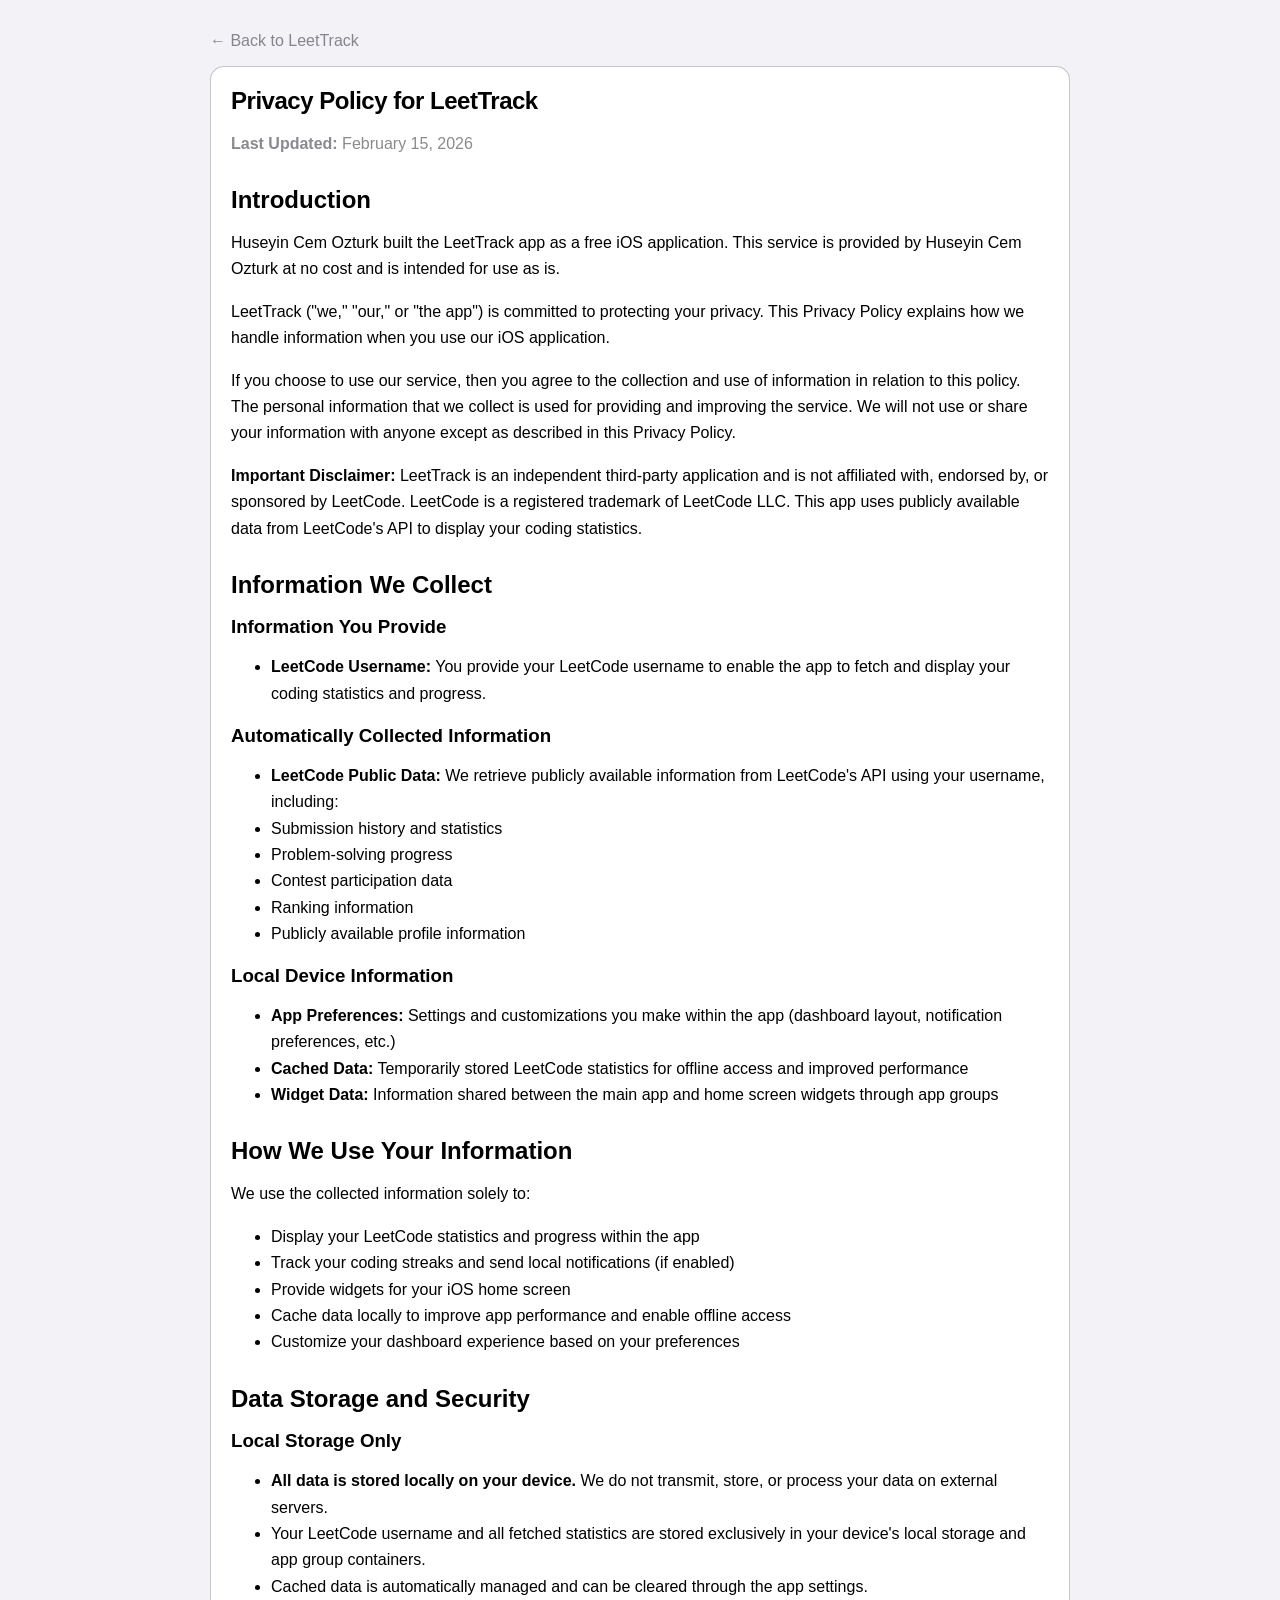
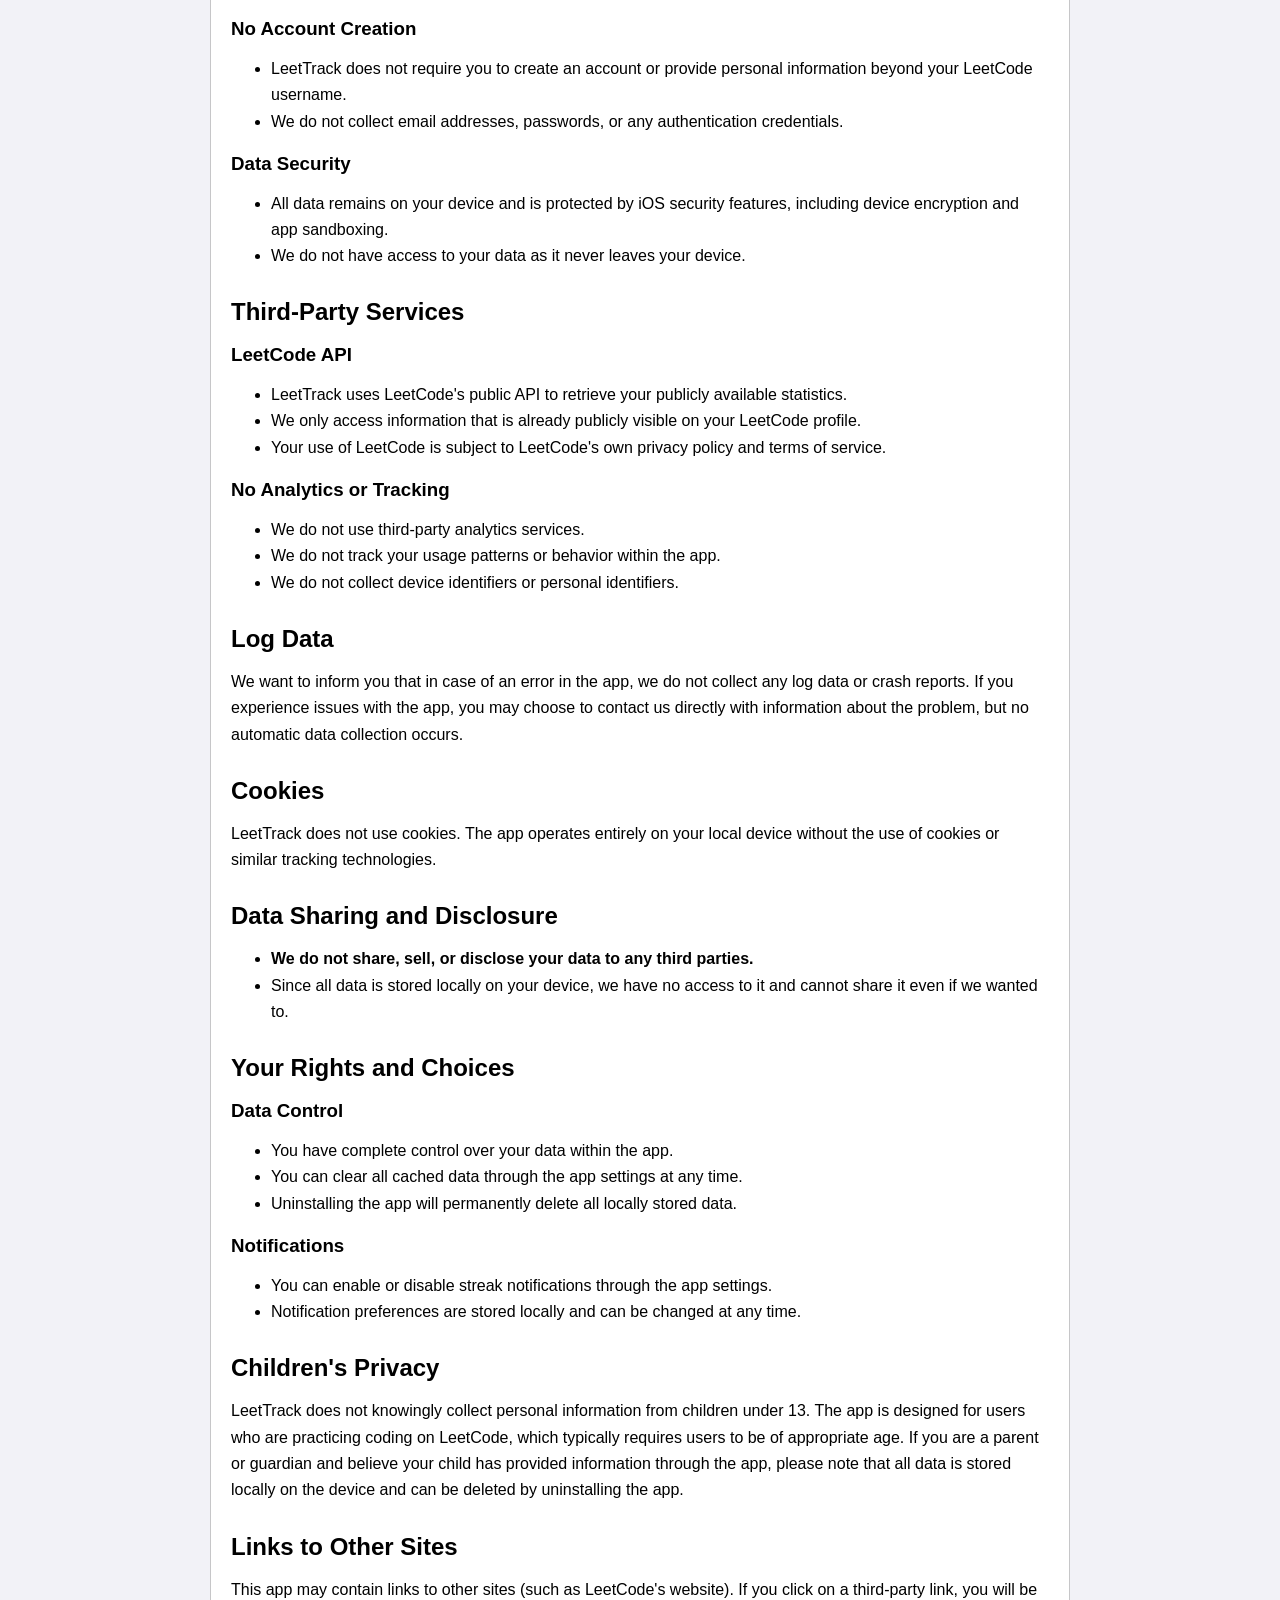
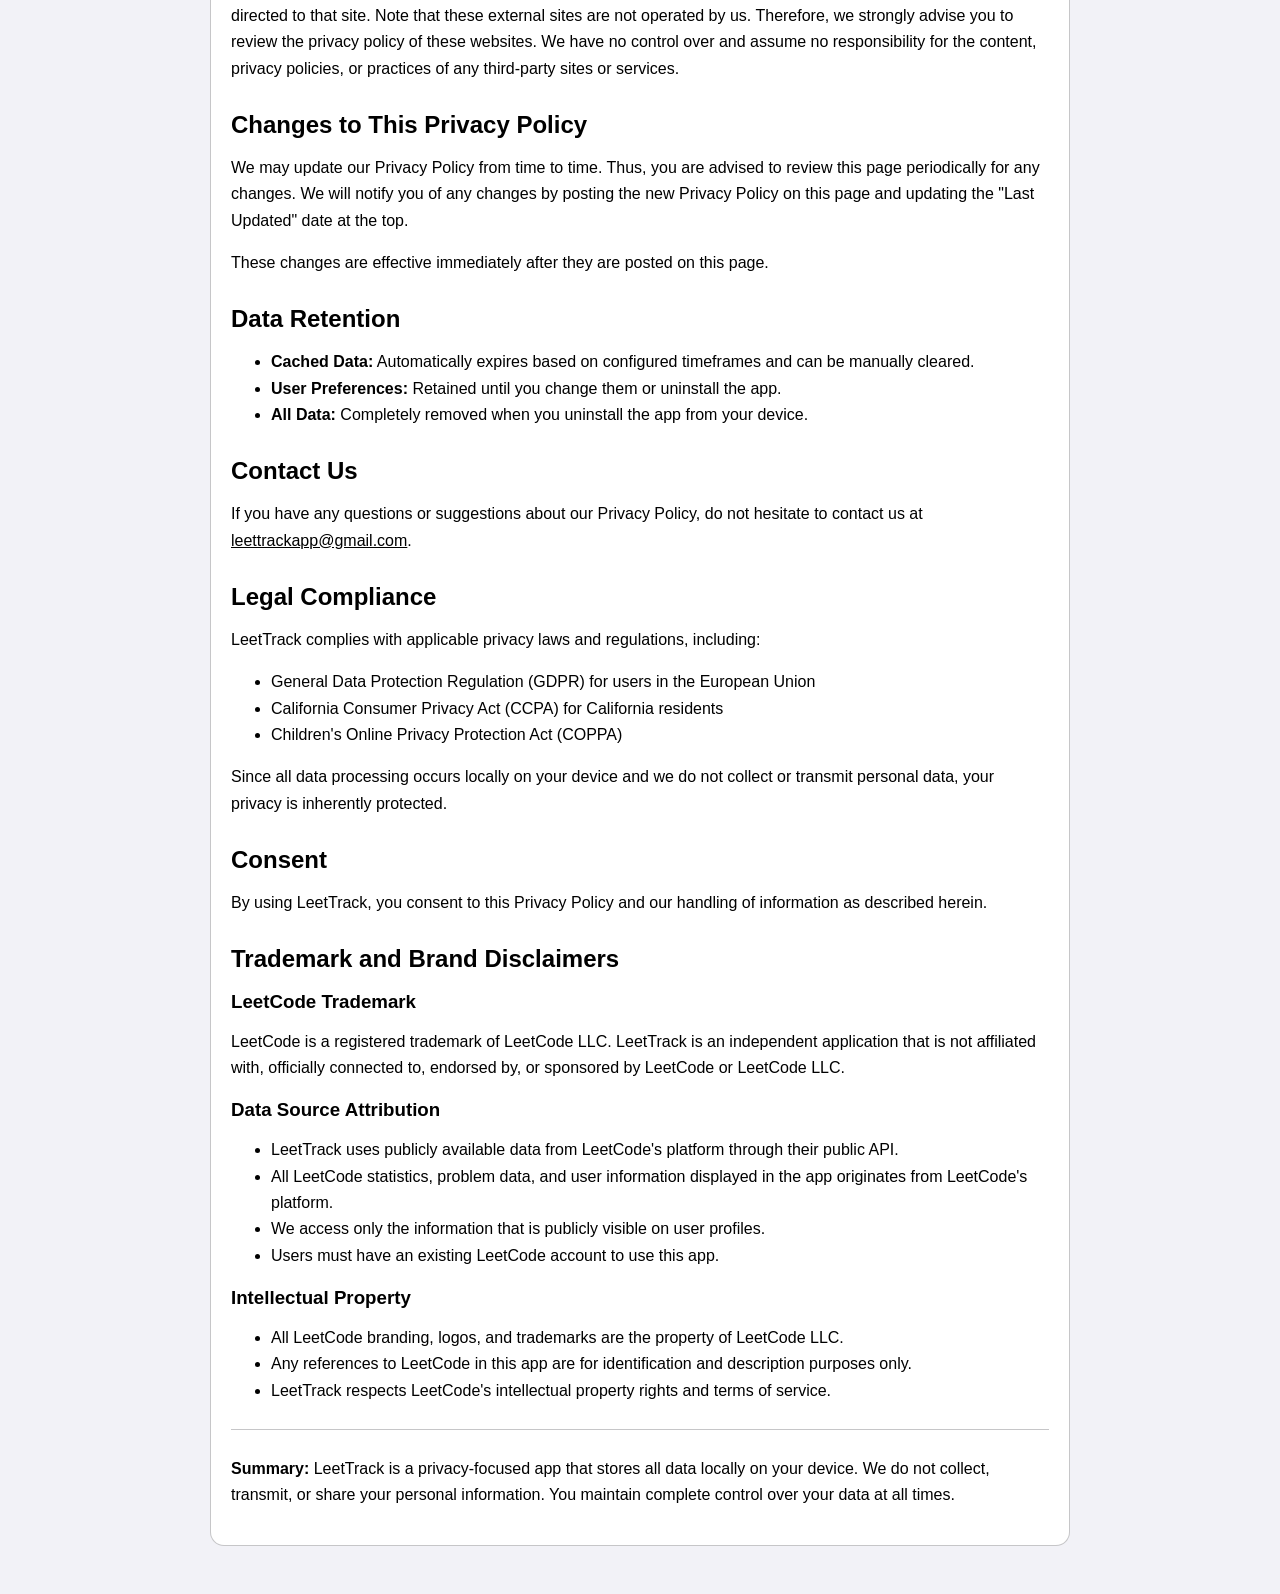
<file: leettrack/privacy.html>
<!doctype html>
<html lang="en">
  <head>
    <meta charset="UTF-8" />
    <meta name="viewport" content="width=device-width, initial-scale=1.0" />
    <title>LeetTrack Privacy Policy</title>
    <meta name="description" content="Privacy Policy for LeetTrack" />
    <link rel="icon" type="image/png" href="../assets/leettrack/optimized/leettrack-icon-light-216.png" />
    <link rel="apple-touch-icon" href="../assets/leettrack/optimized/leettrack-icon-light-216.png" />
    <style>
      :root {
        --bg: #f2f2f7;
        --surface: #ffffff;
        --text: #000000;
        --muted: rgba(60, 60, 67, 0.6);
        --line: rgba(60, 60, 67, 0.29);
      }

      @media (prefers-color-scheme: dark) {
        :root {
          --bg: #000000;
          --surface: #1c1c1e;
          --text: #ffffff;
          --muted: rgba(235, 235, 245, 0.6);
          --line: rgba(84, 84, 88, 0.6);
        }
      }

      * {
        box-sizing: border-box;
      }

      body {
        margin: 0;
        font-family: "SF Pro Text", "SF Pro Display", -apple-system, BlinkMacSystemFont,
          "Avenir Next", Avenir, "Segoe UI", sans-serif;
        background: var(--bg);
        color: var(--text);
      }

      main {
        width: min(860px, 92vw);
        margin: 0 auto;
        padding: 2rem 0 3rem;
      }

      .top-link {
        color: var(--muted);
        text-decoration: none;
      }

      .top-link:hover {
        color: var(--text);
      }

      article {
        margin-top: 1rem;
        padding: 1.25rem;
        background: var(--surface);
        border: 1px solid var(--line);
        border-radius: 14px;
      }

      a {
        color: var(--text);
      }

      h1 {
        margin-top: 0;
        letter-spacing: -0.02em;
      }

      h2 {
        margin-top: 1.8rem;
        margin-bottom: 0.45rem;
      }

      h3 {
        margin-top: 1.1rem;
        margin-bottom: 0.35rem;
      }

      p,
      li {
        line-height: 1.65;
      }

      .updated {
        color: var(--muted);
        margin-top: -0.25rem;
      }

      hr {
        border: none;
        border-top: 1px solid var(--line);
        margin: 1.6rem 0;
      }
    </style>
  </head>
  <body>
    <main>
      <a class="top-link" href="index.html">&larr; Back to LeetTrack</a>
      <article>
        <h1>Privacy Policy for LeetTrack</h1>
        <p class="updated"><strong>Last Updated:</strong> February 15, 2026</p>

        <h2>Introduction</h2>
        <p>
          Huseyin Cem Ozturk built the LeetTrack app as a free iOS application. This service is
          provided by Huseyin Cem Ozturk at no cost and is intended for use as is.
        </p>
        <p>
          LeetTrack ("we," "our," or "the app") is committed to protecting your privacy. This
          Privacy Policy explains how we handle information when you use our iOS application.
        </p>
        <p>
          If you choose to use our service, then you agree to the collection and use of information
          in relation to this policy. The personal information that we collect is used for providing
          and improving the service. We will not use or share your information with anyone except as
          described in this Privacy Policy.
        </p>
        <p>
          <strong>Important Disclaimer:</strong> LeetTrack is an independent third-party application
          and is not affiliated with, endorsed by, or sponsored by LeetCode. LeetCode is a
          registered trademark of LeetCode LLC. This app uses publicly available data from
          LeetCode's API to display your coding statistics.
        </p>

        <h2>Information We Collect</h2>

        <h3>Information You Provide</h3>
        <ul>
          <li>
            <strong>LeetCode Username:</strong> You provide your LeetCode username to enable the app
            to fetch and display your coding statistics and progress.
          </li>
        </ul>

        <h3>Automatically Collected Information</h3>
        <ul>
          <li><strong>LeetCode Public Data:</strong> We retrieve publicly available information from LeetCode's API using your username, including:</li>
          <li>Submission history and statistics</li>
          <li>Problem-solving progress</li>
          <li>Contest participation data</li>
          <li>Ranking information</li>
          <li>Publicly available profile information</li>
        </ul>

        <h3>Local Device Information</h3>
        <ul>
          <li><strong>App Preferences:</strong> Settings and customizations you make within the app (dashboard layout, notification preferences, etc.)</li>
          <li><strong>Cached Data:</strong> Temporarily stored LeetCode statistics for offline access and improved performance</li>
          <li><strong>Widget Data:</strong> Information shared between the main app and home screen widgets through app groups</li>
        </ul>

        <h2>How We Use Your Information</h2>
        <p>We use the collected information solely to:</p>
        <ul>
          <li>Display your LeetCode statistics and progress within the app</li>
          <li>Track your coding streaks and send local notifications (if enabled)</li>
          <li>Provide widgets for your iOS home screen</li>
          <li>Cache data locally to improve app performance and enable offline access</li>
          <li>Customize your dashboard experience based on your preferences</li>
        </ul>

        <h2>Data Storage and Security</h2>

        <h3>Local Storage Only</h3>
        <ul>
          <li><strong>All data is stored locally on your device.</strong> We do not transmit, store, or process your data on external servers.</li>
          <li>Your LeetCode username and all fetched statistics are stored exclusively in your device's local storage and app group containers.</li>
          <li>Cached data is automatically managed and can be cleared through the app settings.</li>
        </ul>

        <h3>No Account Creation</h3>
        <ul>
          <li>LeetTrack does not require you to create an account or provide personal information beyond your LeetCode username.</li>
          <li>We do not collect email addresses, passwords, or any authentication credentials.</li>
        </ul>

        <h3>Data Security</h3>
        <ul>
          <li>All data remains on your device and is protected by iOS security features, including device encryption and app sandboxing.</li>
          <li>We do not have access to your data as it never leaves your device.</li>
        </ul>

        <h2>Third-Party Services</h2>

        <h3>LeetCode API</h3>
        <ul>
          <li>LeetTrack uses LeetCode's public API to retrieve your publicly available statistics.</li>
          <li>We only access information that is already publicly visible on your LeetCode profile.</li>
          <li>Your use of LeetCode is subject to LeetCode's own privacy policy and terms of service.</li>
        </ul>

        <h3>No Analytics or Tracking</h3>
        <ul>
          <li>We do not use third-party analytics services.</li>
          <li>We do not track your usage patterns or behavior within the app.</li>
          <li>We do not collect device identifiers or personal identifiers.</li>
        </ul>

        <h2>Log Data</h2>
        <p>
          We want to inform you that in case of an error in the app, we do not collect any log data
          or crash reports. If you experience issues with the app, you may choose to contact us
          directly with information about the problem, but no automatic data collection occurs.
        </p>

        <h2>Cookies</h2>
        <p>
          LeetTrack does not use cookies. The app operates entirely on your local device without the
          use of cookies or similar tracking technologies.
        </p>

        <h2>Data Sharing and Disclosure</h2>
        <ul>
          <li><strong>We do not share, sell, or disclose your data to any third parties.</strong></li>
          <li>Since all data is stored locally on your device, we have no access to it and cannot share it even if we wanted to.</li>
        </ul>

        <h2>Your Rights and Choices</h2>

        <h3>Data Control</h3>
        <ul>
          <li>You have complete control over your data within the app.</li>
          <li>You can clear all cached data through the app settings at any time.</li>
          <li>Uninstalling the app will permanently delete all locally stored data.</li>
        </ul>

        <h3>Notifications</h3>
        <ul>
          <li>You can enable or disable streak notifications through the app settings.</li>
          <li>Notification preferences are stored locally and can be changed at any time.</li>
        </ul>

        <h2>Children's Privacy</h2>
        <p>
          LeetTrack does not knowingly collect personal information from children under 13. The app
          is designed for users who are practicing coding on LeetCode, which typically requires
          users to be of appropriate age. If you are a parent or guardian and believe your child
          has provided information through the app, please note that all data is stored locally on
          the device and can be deleted by uninstalling the app.
        </p>

        <h2>Links to Other Sites</h2>
        <p>
          This app may contain links to other sites (such as LeetCode's website). If you click on a
          third-party link, you will be directed to that site. Note that these external sites are
          not operated by us. Therefore, we strongly advise you to review the privacy policy of
          these websites. We have no control over and assume no responsibility for the content,
          privacy policies, or practices of any third-party sites or services.
        </p>

        <h2>Changes to This Privacy Policy</h2>
        <p>
          We may update our Privacy Policy from time to time. Thus, you are advised to review this
          page periodically for any changes. We will notify you of any changes by posting the new
          Privacy Policy on this page and updating the "Last Updated" date at the top.
        </p>
        <p>These changes are effective immediately after they are posted on this page.</p>

        <h2>Data Retention</h2>
        <ul>
          <li><strong>Cached Data:</strong> Automatically expires based on configured timeframes and can be manually cleared.</li>
          <li><strong>User Preferences:</strong> Retained until you change them or uninstall the app.</li>
          <li><strong>All Data:</strong> Completely removed when you uninstall the app from your device.</li>
        </ul>

        <h2>Contact Us</h2>
        <p>
          If you have any questions or suggestions about our Privacy Policy, do not hesitate to
          contact us at <a href="mailto:leettrackapp@gmail.com">leettrackapp@gmail.com</a>.
        </p>

        <h2>Legal Compliance</h2>
        <p>LeetTrack complies with applicable privacy laws and regulations, including:</p>
        <ul>
          <li>General Data Protection Regulation (GDPR) for users in the European Union</li>
          <li>California Consumer Privacy Act (CCPA) for California residents</li>
          <li>Children's Online Privacy Protection Act (COPPA)</li>
        </ul>
        <p>
          Since all data processing occurs locally on your device and we do not collect or transmit
          personal data, your privacy is inherently protected.
        </p>

        <h2>Consent</h2>
        <p>
          By using LeetTrack, you consent to this Privacy Policy and our handling of information as
          described herein.
        </p>

        <h2>Trademark and Brand Disclaimers</h2>

        <h3>LeetCode Trademark</h3>
        <p>
          LeetCode is a registered trademark of LeetCode LLC. LeetTrack is an independent
          application that is not affiliated with, officially connected to, endorsed by, or
          sponsored by LeetCode or LeetCode LLC.
        </p>

        <h3>Data Source Attribution</h3>
        <ul>
          <li>LeetTrack uses publicly available data from LeetCode's platform through their public API.</li>
          <li>All LeetCode statistics, problem data, and user information displayed in the app originates from LeetCode's platform.</li>
          <li>We access only the information that is publicly visible on user profiles.</li>
          <li>Users must have an existing LeetCode account to use this app.</li>
        </ul>

        <h3>Intellectual Property</h3>
        <ul>
          <li>All LeetCode branding, logos, and trademarks are the property of LeetCode LLC.</li>
          <li>Any references to LeetCode in this app are for identification and description purposes only.</li>
          <li>LeetTrack respects LeetCode's intellectual property rights and terms of service.</li>
        </ul>

        <hr />
        <p>
          <strong>Summary:</strong> LeetTrack is a privacy-focused app that stores all data locally
          on your device. We do not collect, transmit, or share your personal information. You
          maintain complete control over your data at all times.
        </p>
      </article>
    </main>
  </body>
</html>
</file>
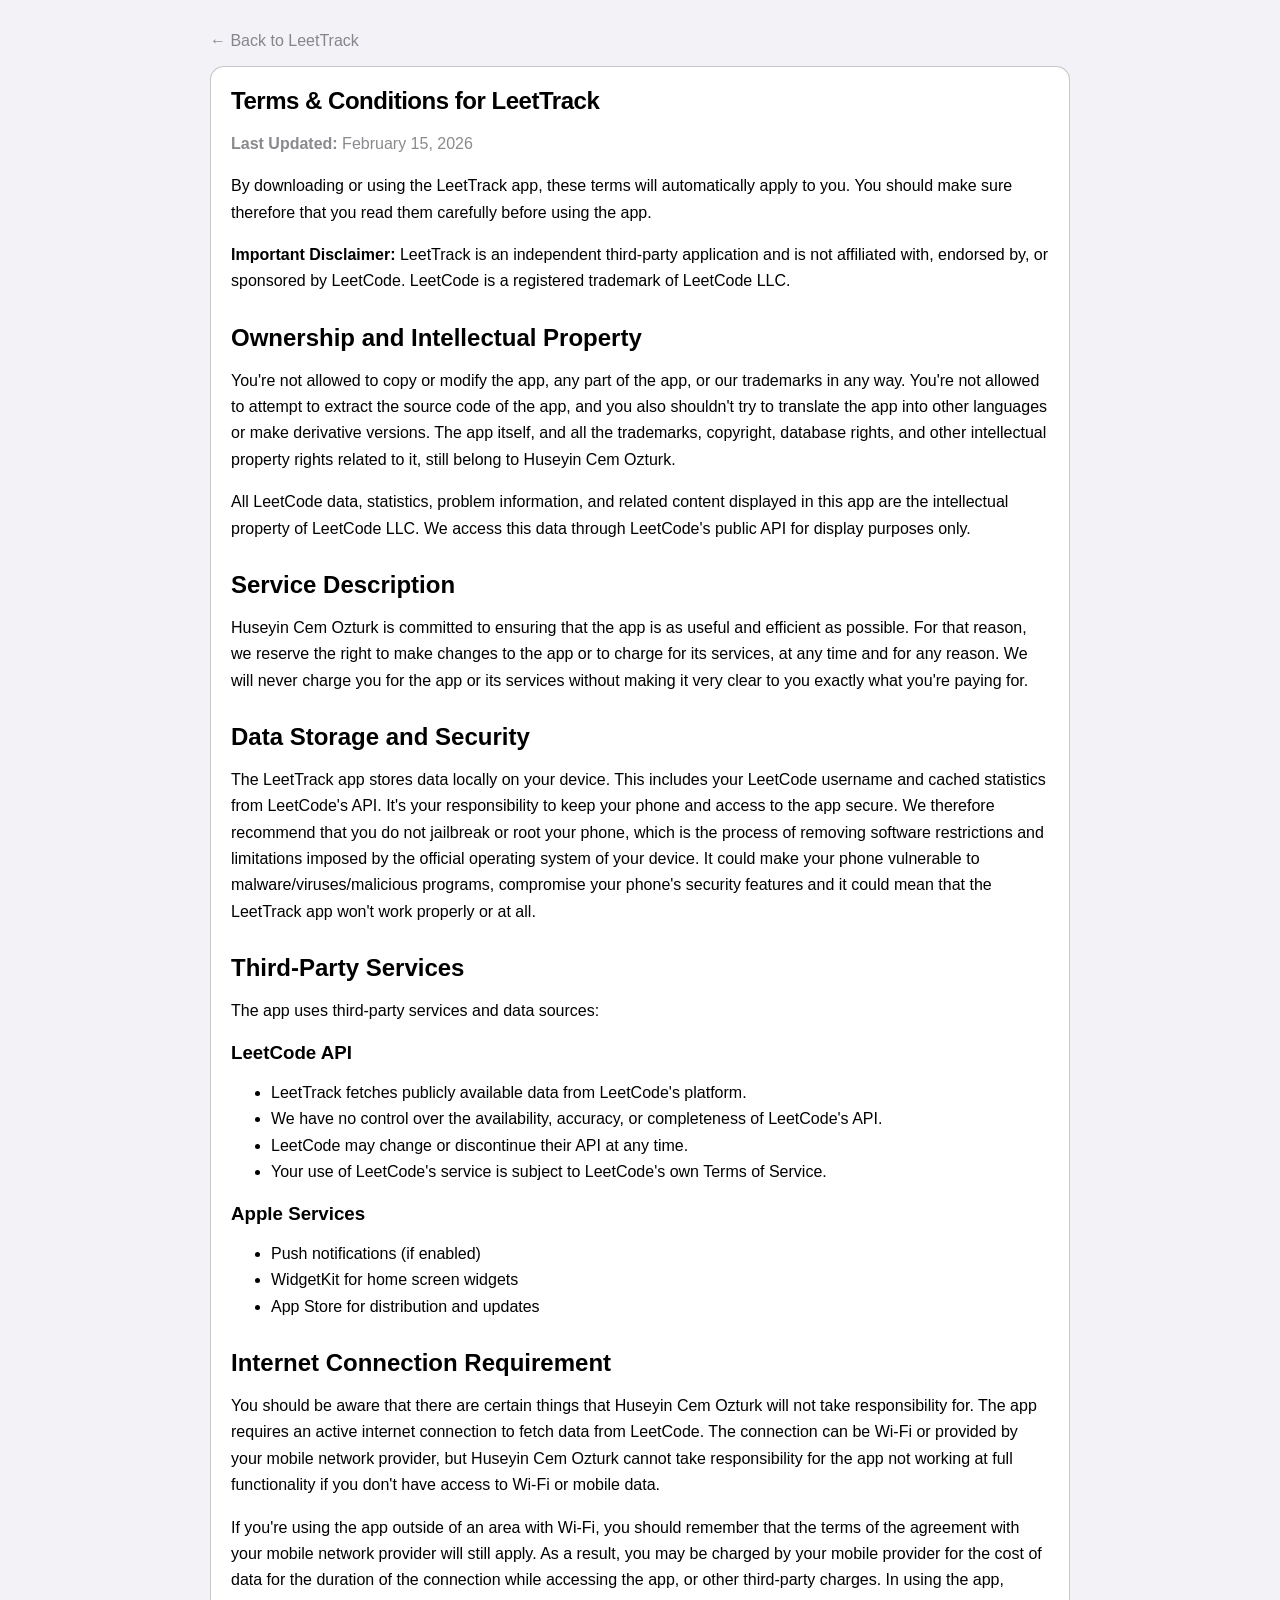
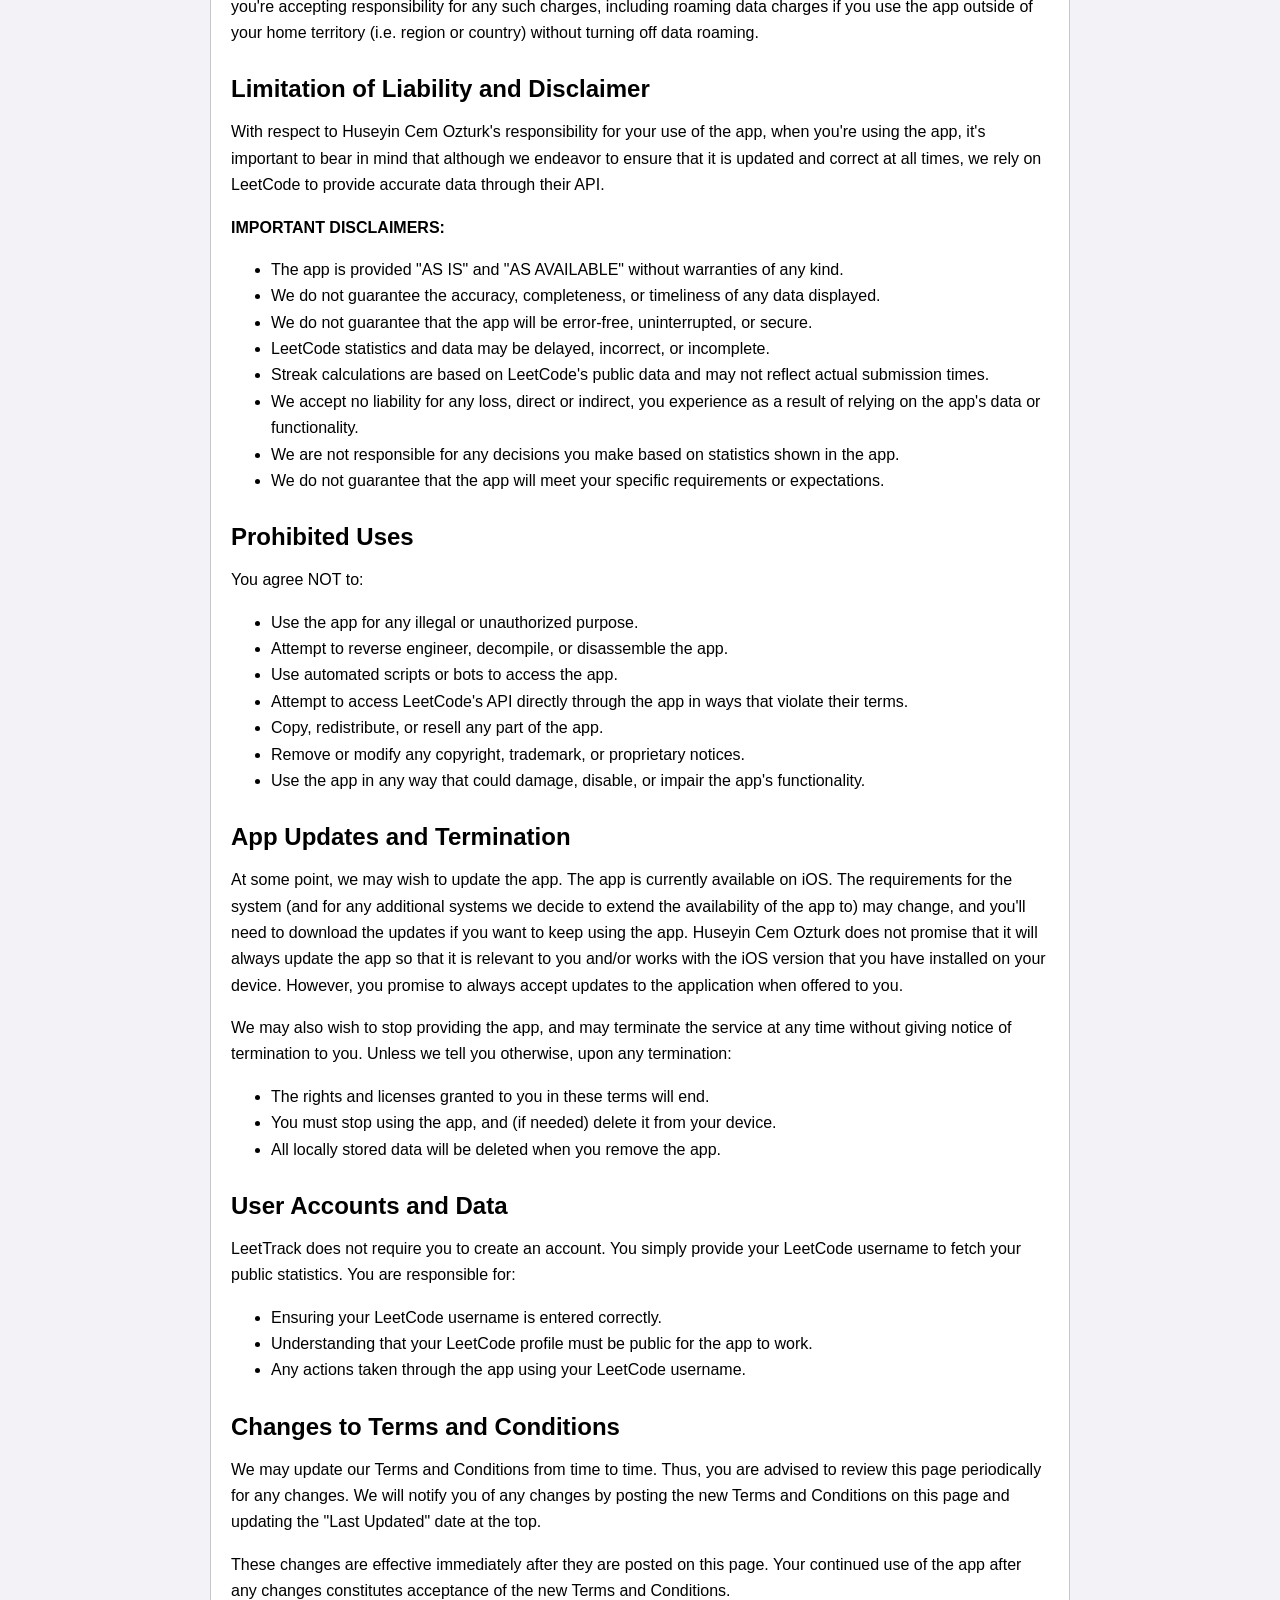
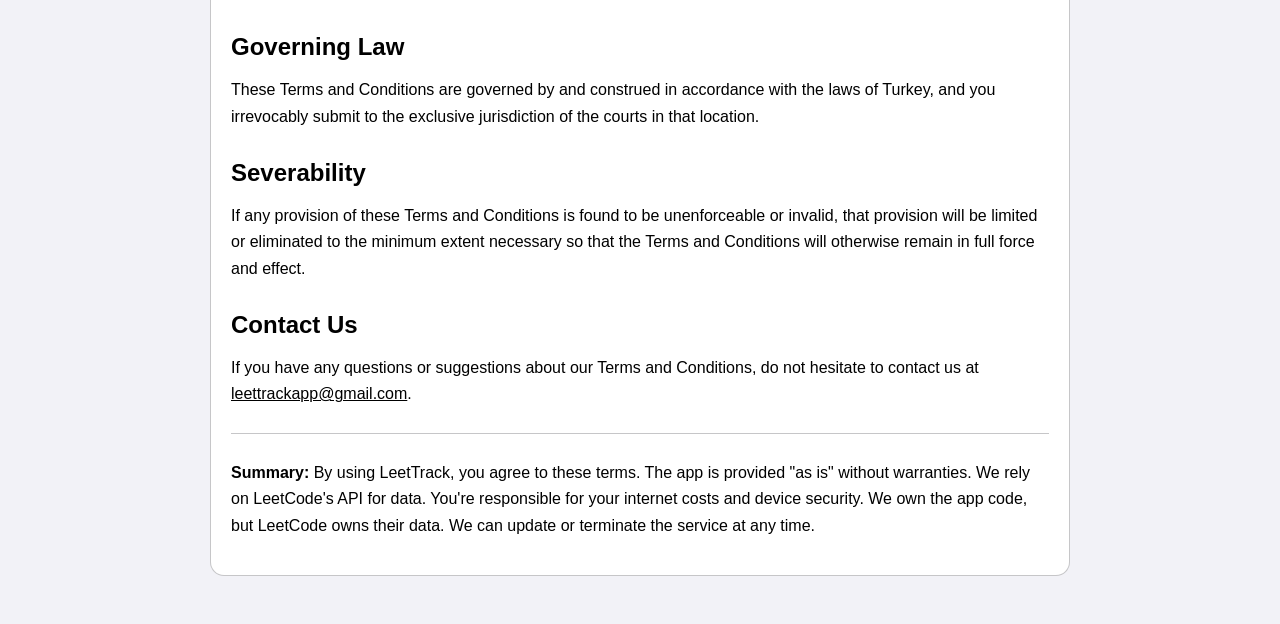
<file: leettrack/terms.html>
<!doctype html>
<html lang="en">
  <head>
    <meta charset="UTF-8" />
    <meta name="viewport" content="width=device-width, initial-scale=1.0" />
    <title>LeetTrack Terms &amp; Conditions</title>
    <meta name="description" content="Terms & Conditions for LeetTrack" />
    <link rel="icon" type="image/png" href="../assets/leettrack/optimized/leettrack-icon-light-216.png" />
    <link rel="apple-touch-icon" href="../assets/leettrack/optimized/leettrack-icon-light-216.png" />
    <style>
      :root {
        --bg: #f2f2f7;
        --surface: #ffffff;
        --text: #000000;
        --muted: rgba(60, 60, 67, 0.6);
        --line: rgba(60, 60, 67, 0.29);
      }

      @media (prefers-color-scheme: dark) {
        :root {
          --bg: #000000;
          --surface: #1c1c1e;
          --text: #ffffff;
          --muted: rgba(235, 235, 245, 0.6);
          --line: rgba(84, 84, 88, 0.6);
        }
      }

      * {
        box-sizing: border-box;
      }

      body {
        margin: 0;
        font-family: "SF Pro Text", "SF Pro Display", -apple-system, BlinkMacSystemFont,
          "Avenir Next", Avenir, "Segoe UI", sans-serif;
        background: var(--bg);
        color: var(--text);
      }

      main {
        width: min(860px, 92vw);
        margin: 0 auto;
        padding: 2rem 0 3rem;
      }

      .top-link {
        color: var(--muted);
        text-decoration: none;
      }

      .top-link:hover {
        color: var(--text);
      }

      article {
        margin-top: 1rem;
        padding: 1.25rem;
        background: var(--surface);
        border: 1px solid var(--line);
        border-radius: 14px;
      }

      a {
        color: var(--text);
      }

      h1 {
        margin-top: 0;
        letter-spacing: -0.02em;
      }

      h2 {
        margin-top: 1.8rem;
        margin-bottom: 0.45rem;
      }

      h3 {
        margin-top: 1.1rem;
        margin-bottom: 0.35rem;
      }

      p,
      li {
        line-height: 1.65;
      }

      .updated {
        color: var(--muted);
        margin-top: -0.25rem;
      }

      hr {
        border: none;
        border-top: 1px solid var(--line);
        margin: 1.6rem 0;
      }
    </style>
  </head>
  <body>
    <main>
      <a class="top-link" href="index.html">&larr; Back to LeetTrack</a>
      <article>
        <h1>Terms &amp; Conditions for LeetTrack</h1>
        <p class="updated"><strong>Last Updated:</strong> February 15, 2026</p>

        <p>
          By downloading or using the LeetTrack app, these terms will automatically apply to you.
          You should make sure therefore that you read them carefully before using the app.
        </p>

        <p>
          <strong>Important Disclaimer:</strong> LeetTrack is an independent third-party
          application and is not affiliated with, endorsed by, or sponsored by LeetCode. LeetCode
          is a registered trademark of LeetCode LLC.
        </p>

        <h2>Ownership and Intellectual Property</h2>
        <p>
          You're not allowed to copy or modify the app, any part of the app, or our trademarks in
          any way. You're not allowed to attempt to extract the source code of the app, and you
          also shouldn't try to translate the app into other languages or make derivative versions.
          The app itself, and all the trademarks, copyright, database rights, and other
          intellectual property rights related to it, still belong to Huseyin Cem Ozturk.
        </p>
        <p>
          All LeetCode data, statistics, problem information, and related content displayed in this
          app are the intellectual property of LeetCode LLC. We access this data through LeetCode's
          public API for display purposes only.
        </p>

        <h2>Service Description</h2>
        <p>
          Huseyin Cem Ozturk is committed to ensuring that the app is as useful and efficient as
          possible. For that reason, we reserve the right to make changes to the app or to charge
          for its services, at any time and for any reason. We will never charge you for the app or
          its services without making it very clear to you exactly what you're paying for.
        </p>

        <h2>Data Storage and Security</h2>
        <p>
          The LeetTrack app stores data locally on your device. This includes your LeetCode username
          and cached statistics from LeetCode's API. It's your responsibility to keep your phone and
          access to the app secure. We therefore recommend that you do not jailbreak or root your
          phone, which is the process of removing software restrictions and limitations imposed by
          the official operating system of your device. It could make your phone vulnerable to
          malware/viruses/malicious programs, compromise your phone's security features and it could
          mean that the LeetTrack app won't work properly or at all.
        </p>

        <h2>Third-Party Services</h2>
        <p>The app uses third-party services and data sources:</p>

        <h3>LeetCode API</h3>
        <ul>
          <li>LeetTrack fetches publicly available data from LeetCode's platform.</li>
          <li>We have no control over the availability, accuracy, or completeness of LeetCode's API.</li>
          <li>LeetCode may change or discontinue their API at any time.</li>
          <li>Your use of LeetCode's service is subject to LeetCode's own Terms of Service.</li>
        </ul>

        <h3>Apple Services</h3>
        <ul>
          <li>Push notifications (if enabled)</li>
          <li>WidgetKit for home screen widgets</li>
          <li>App Store for distribution and updates</li>
        </ul>

        <h2>Internet Connection Requirement</h2>
        <p>
          You should be aware that there are certain things that Huseyin Cem Ozturk will not take
          responsibility for. The app requires an active internet connection to fetch data from
          LeetCode. The connection can be Wi-Fi or provided by your mobile network provider, but
          Huseyin Cem Ozturk cannot take responsibility for the app not working at full
          functionality if you don't have access to Wi-Fi or mobile data.
        </p>
        <p>
          If you're using the app outside of an area with Wi-Fi, you should remember that the terms
          of the agreement with your mobile network provider will still apply. As a result, you may
          be charged by your mobile provider for the cost of data for the duration of the connection
          while accessing the app, or other third-party charges. In using the app, you're accepting
          responsibility for any such charges, including roaming data charges if you use the app
          outside of your home territory (i.e. region or country) without turning off data roaming.
        </p>

        <h2>Limitation of Liability and Disclaimer</h2>
        <p>
          With respect to Huseyin Cem Ozturk's responsibility for your use of the app, when you're
          using the app, it's important to bear in mind that although we endeavor to ensure that it
          is updated and correct at all times, we rely on LeetCode to provide accurate data through
          their API.
        </p>
        <p><strong>IMPORTANT DISCLAIMERS:</strong></p>
        <ul>
          <li>The app is provided "AS IS" and "AS AVAILABLE" without warranties of any kind.</li>
          <li>We do not guarantee the accuracy, completeness, or timeliness of any data displayed.</li>
          <li>We do not guarantee that the app will be error-free, uninterrupted, or secure.</li>
          <li>LeetCode statistics and data may be delayed, incorrect, or incomplete.</li>
          <li>Streak calculations are based on LeetCode's public data and may not reflect actual submission times.</li>
          <li>We accept no liability for any loss, direct or indirect, you experience as a result of relying on the app's data or functionality.</li>
          <li>We are not responsible for any decisions you make based on statistics shown in the app.</li>
          <li>We do not guarantee that the app will meet your specific requirements or expectations.</li>
        </ul>

        <h2>Prohibited Uses</h2>
        <p>You agree NOT to:</p>
        <ul>
          <li>Use the app for any illegal or unauthorized purpose.</li>
          <li>Attempt to reverse engineer, decompile, or disassemble the app.</li>
          <li>Use automated scripts or bots to access the app.</li>
          <li>Attempt to access LeetCode's API directly through the app in ways that violate their terms.</li>
          <li>Copy, redistribute, or resell any part of the app.</li>
          <li>Remove or modify any copyright, trademark, or proprietary notices.</li>
          <li>Use the app in any way that could damage, disable, or impair the app's functionality.</li>
        </ul>

        <h2>App Updates and Termination</h2>
        <p>
          At some point, we may wish to update the app. The app is currently available on iOS. The
          requirements for the system (and for any additional systems we decide to extend the
          availability of the app to) may change, and you'll need to download the updates if you
          want to keep using the app. Huseyin Cem Ozturk does not promise that it will always
          update the app so that it is relevant to you and/or works with the iOS version that you
          have installed on your device. However, you promise to always accept updates to the
          application when offered to you.
        </p>
        <p>
          We may also wish to stop providing the app, and may terminate the service at any time
          without giving notice of termination to you. Unless we tell you otherwise, upon any
          termination:
        </p>
        <ul>
          <li>The rights and licenses granted to you in these terms will end.</li>
          <li>You must stop using the app, and (if needed) delete it from your device.</li>
          <li>All locally stored data will be deleted when you remove the app.</li>
        </ul>

        <h2>User Accounts and Data</h2>
        <p>
          LeetTrack does not require you to create an account. You simply provide your LeetCode
          username to fetch your public statistics. You are responsible for:
        </p>
        <ul>
          <li>Ensuring your LeetCode username is entered correctly.</li>
          <li>Understanding that your LeetCode profile must be public for the app to work.</li>
          <li>Any actions taken through the app using your LeetCode username.</li>
        </ul>

        <h2>Changes to Terms and Conditions</h2>
        <p>
          We may update our Terms and Conditions from time to time. Thus, you are advised to review
          this page periodically for any changes. We will notify you of any changes by posting the
          new Terms and Conditions on this page and updating the "Last Updated" date at the top.
        </p>
        <p>
          These changes are effective immediately after they are posted on this page. Your continued
          use of the app after any changes constitutes acceptance of the new Terms and Conditions.
        </p>

        <h2>Governing Law</h2>
        <p>
          These Terms and Conditions are governed by and construed in accordance with the laws of
          Turkey, and you irrevocably submit to the exclusive jurisdiction of the courts in that
          location.
        </p>

        <h2>Severability</h2>
        <p>
          If any provision of these Terms and Conditions is found to be unenforceable or invalid,
          that provision will be limited or eliminated to the minimum extent necessary so that the
          Terms and Conditions will otherwise remain in full force and effect.
        </p>

        <h2>Contact Us</h2>
        <p>
          If you have any questions or suggestions about our Terms and Conditions, do not hesitate
          to contact us at <a href="mailto:leettrackapp@gmail.com">leettrackapp@gmail.com</a>.
        </p>

        <hr />
        <p>
          <strong>Summary:</strong> By using LeetTrack, you agree to these terms. The app is
          provided "as is" without warranties. We rely on LeetCode's API for data. You're
          responsible for your internet costs and device security. We own the app code, but LeetCode
          owns their data. We can update or terminate the service at any time.
        </p>
      </article>
    </main>
  </body>
</html>
</file>
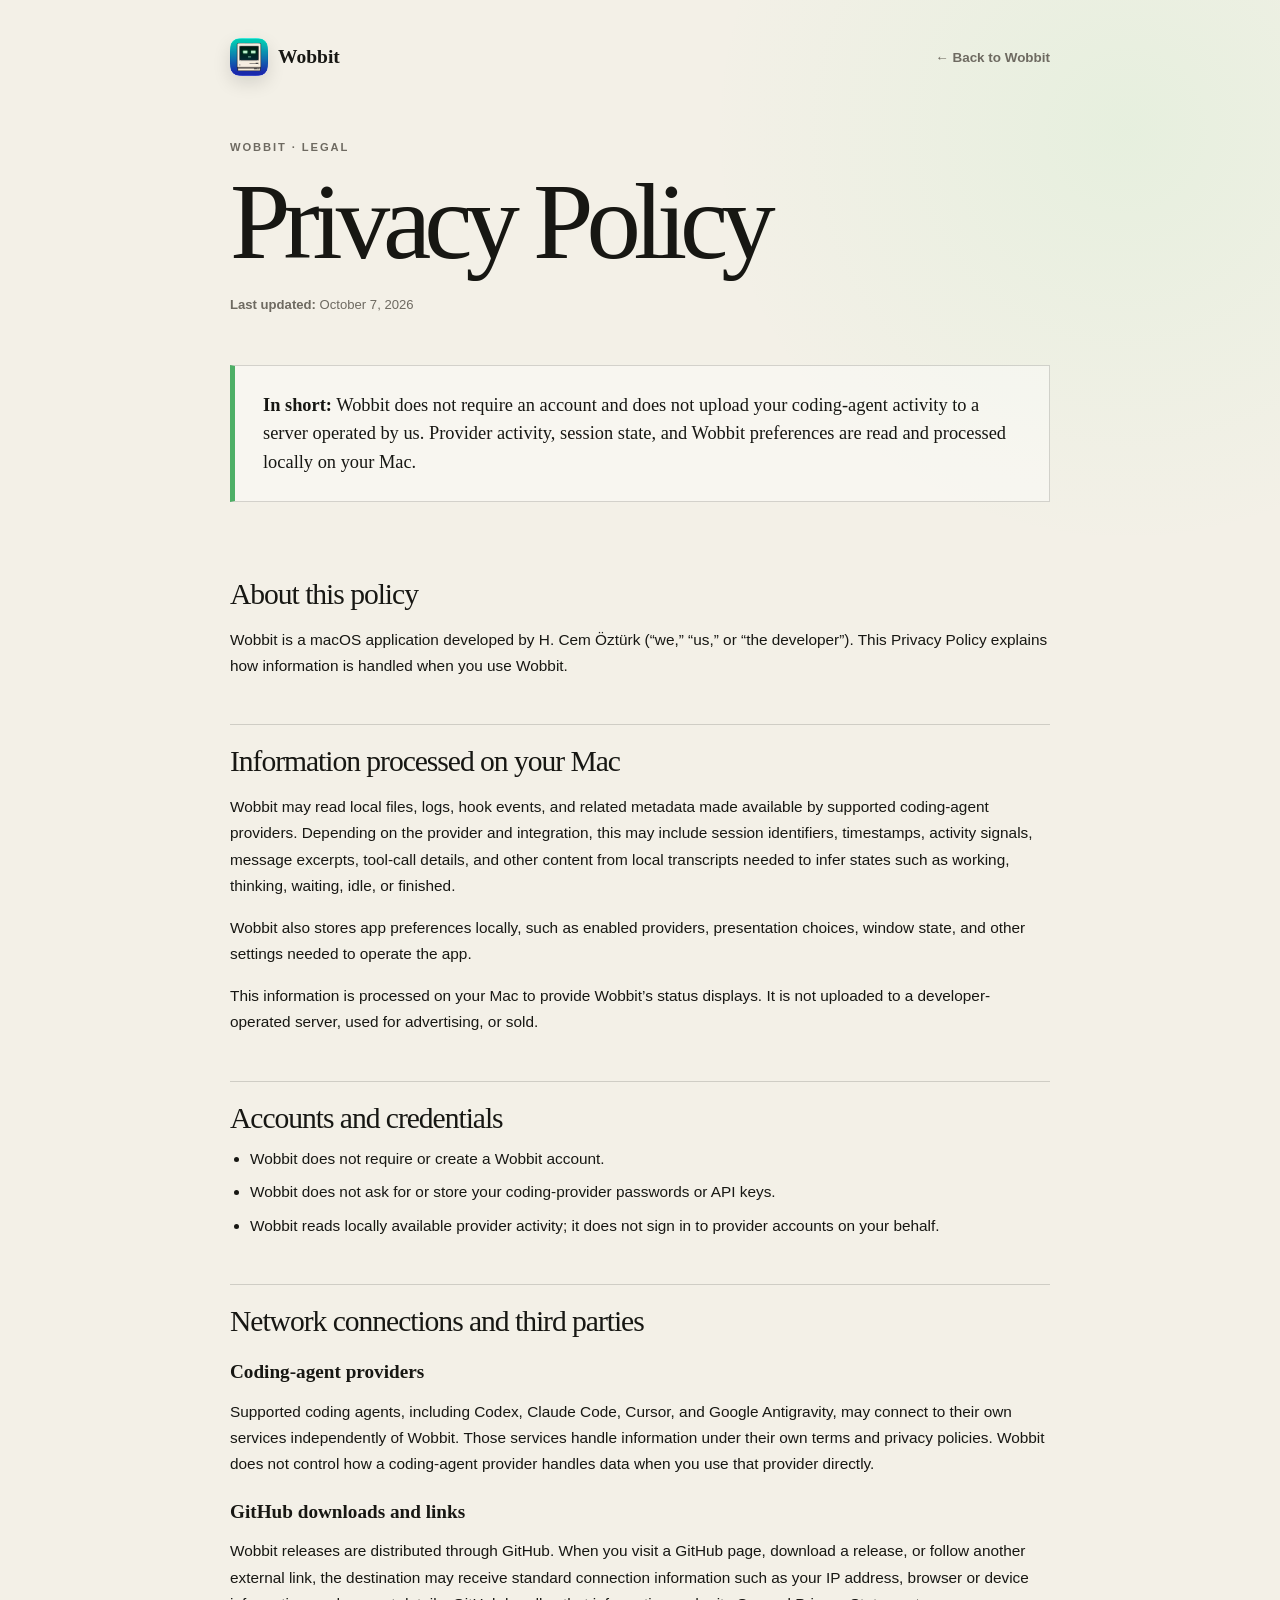
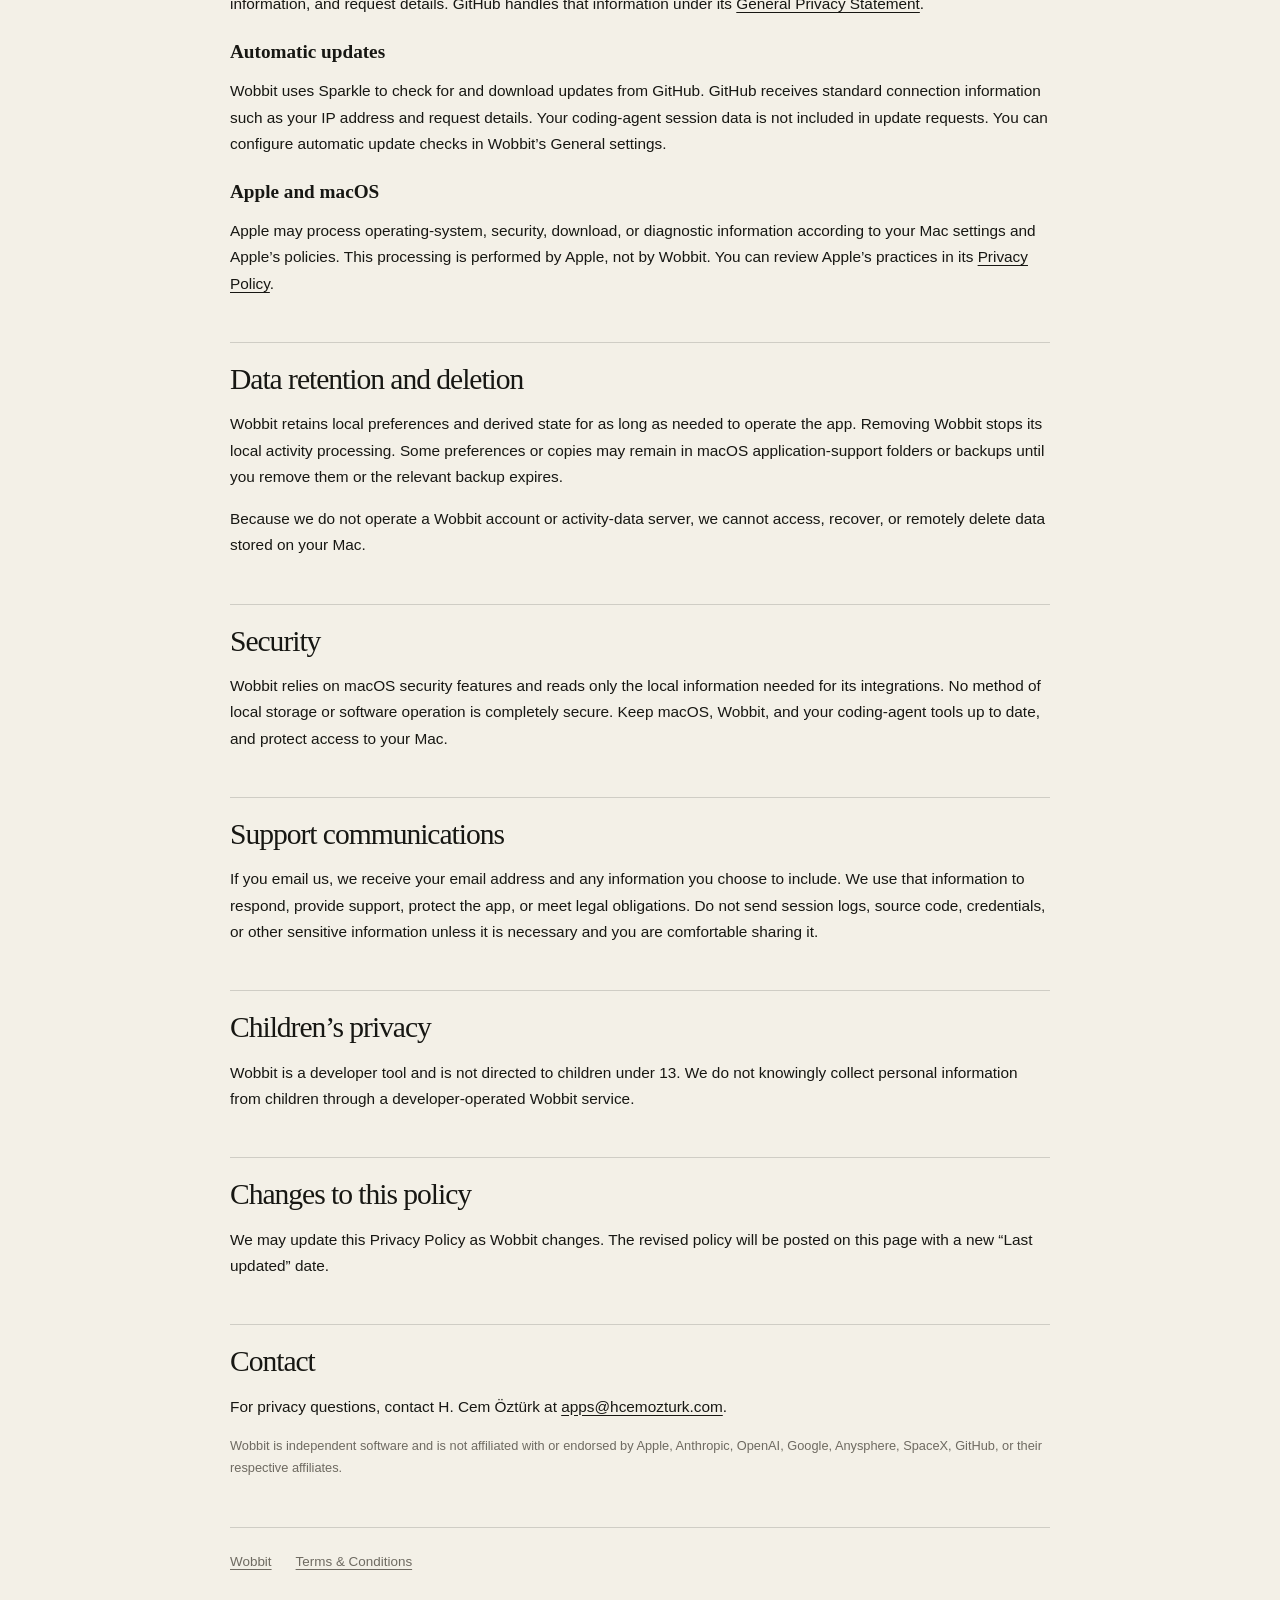
<file: wobbit/privacy.html>
<!doctype html>
<html lang="en">
  <head>
    <meta charset="UTF-8" />
    <meta name="viewport" content="width=device-width, initial-scale=1.0" />
    <title>Wobbit Privacy Policy</title>
    <meta name="description" content="Privacy Policy for the Wobbit macOS app." />
    <meta name="theme-color" content="#f3f0e7" />
    <link rel="icon" type="image/png" href="../assets/wobbit-icon.png" />
    <link rel="apple-touch-icon" href="../assets/wobbit-icon.png" />
    <link rel="stylesheet" href="legal.css" />
  </head>
  <body>
    <main>
      <header class="legal-header">
        <a class="brand" href="index.html"><img src="../assets/wobbit-icon.png" alt="" />Wobbit</a>
        <a class="back-link" href="index.html">&larr; Back to Wobbit</a>
      </header>

      <article>
        <p class="eyebrow">Wobbit &middot; Legal</p>
        <h1>Privacy Policy</h1>
        <p class="updated"><strong>Last updated:</strong> October 7, 2026</p>

        <div class="summary">
          <p><strong>In short:</strong> Wobbit does not require an account and does not upload your coding-agent activity to a server operated by us. Provider activity, session state, and Wobbit preferences are read and processed locally on your Mac.</p>
        </div>

        <h2>About this policy</h2>
        <p>Wobbit is a macOS application developed by H. Cem Öztürk (&ldquo;we,&rdquo; &ldquo;us,&rdquo; or &ldquo;the developer&rdquo;). This Privacy Policy explains how information is handled when you use Wobbit.</p>

        <h2>Information processed on your Mac</h2>
        <p>Wobbit may read local files, logs, hook events, and related metadata made available by supported coding-agent providers. Depending on the provider and integration, this may include session identifiers, timestamps, activity signals, message excerpts, tool-call details, and other content from local transcripts needed to infer states such as working, thinking, waiting, idle, or finished.</p>
        <p>Wobbit also stores app preferences locally, such as enabled providers, presentation choices, window state, and other settings needed to operate the app.</p>
        <p>This information is processed on your Mac to provide Wobbit&rsquo;s status displays. It is not uploaded to a developer-operated server, used for advertising, or sold.</p>

        <h2>Accounts and credentials</h2>
        <ul>
          <li>Wobbit does not require or create a Wobbit account.</li>
          <li>Wobbit does not ask for or store your coding-provider passwords or API keys.</li>
          <li>Wobbit reads locally available provider activity; it does not sign in to provider accounts on your behalf.</li>
        </ul>

        <h2>Network connections and third parties</h2>
        <h3>Coding-agent providers</h3>
        <p>Supported coding agents, including Codex, Claude Code, Cursor, and Google Antigravity, may connect to their own services independently of Wobbit. Those services handle information under their own terms and privacy policies. Wobbit does not control how a coding-agent provider handles data when you use that provider directly.</p>

        <h3>GitHub downloads and links</h3>
        <p>Wobbit releases are distributed through GitHub. When you visit a GitHub page, download a release, or follow another external link, the destination may receive standard connection information such as your IP address, browser or device information, and request details. GitHub handles that information under its <a href="https://docs.github.com/en/site-policy/privacy-policies/github-general-privacy-statement" target="_blank" rel="noopener noreferrer">General Privacy Statement</a>.</p>

        <h3>Automatic updates</h3>
        <p>Wobbit uses Sparkle to check for and download updates from GitHub. GitHub receives standard connection information such as your IP address and request details. Your coding-agent session data is not included in update requests. You can configure automatic update checks in Wobbit&rsquo;s General settings.</p>

        <h3>Apple and macOS</h3>
        <p>Apple may process operating-system, security, download, or diagnostic information according to your Mac settings and Apple&rsquo;s policies. This processing is performed by Apple, not by Wobbit. You can review Apple&rsquo;s practices in its <a href="https://www.apple.com/legal/privacy/" target="_blank" rel="noopener noreferrer">Privacy Policy</a>.</p>

        <h2>Data retention and deletion</h2>
        <p>Wobbit retains local preferences and derived state for as long as needed to operate the app. Removing Wobbit stops its local activity processing. Some preferences or copies may remain in macOS application-support folders or backups until you remove them or the relevant backup expires.</p>
        <p>Because we do not operate a Wobbit account or activity-data server, we cannot access, recover, or remotely delete data stored on your Mac.</p>

        <h2>Security</h2>
        <p>Wobbit relies on macOS security features and reads only the local information needed for its integrations. No method of local storage or software operation is completely secure. Keep macOS, Wobbit, and your coding-agent tools up to date, and protect access to your Mac.</p>

        <h2>Support communications</h2>
        <p>If you email us, we receive your email address and any information you choose to include. We use that information to respond, provide support, protect the app, or meet legal obligations. Do not send session logs, source code, credentials, or other sensitive information unless it is necessary and you are comfortable sharing it.</p>

        <h2>Children&rsquo;s privacy</h2>
        <p>Wobbit is a developer tool and is not directed to children under 13. We do not knowingly collect personal information from children through a developer-operated Wobbit service.</p>

        <h2>Changes to this policy</h2>
        <p>We may update this Privacy Policy as Wobbit changes. The revised policy will be posted on this page with a new &ldquo;Last updated&rdquo; date.</p>

        <h2>Contact</h2>
        <p>For privacy questions, contact H. Cem Öztürk at <a href="mailto:apps@hcemozturk.com">apps@hcemozturk.com</a>.</p>

        <p class="legal-note">Wobbit is independent software and is not affiliated with or endorsed by Apple, Anthropic, OpenAI, Google, Anysphere, SpaceX, GitHub, or their respective affiliates.</p>

        <nav class="legal-nav" aria-label="Wobbit legal pages">
          <a href="index.html">Wobbit</a>
          <a href="terms.html">Terms &amp; Conditions</a>
        </nav>
      </article>
    </main>
  </body>
</html>
</file>
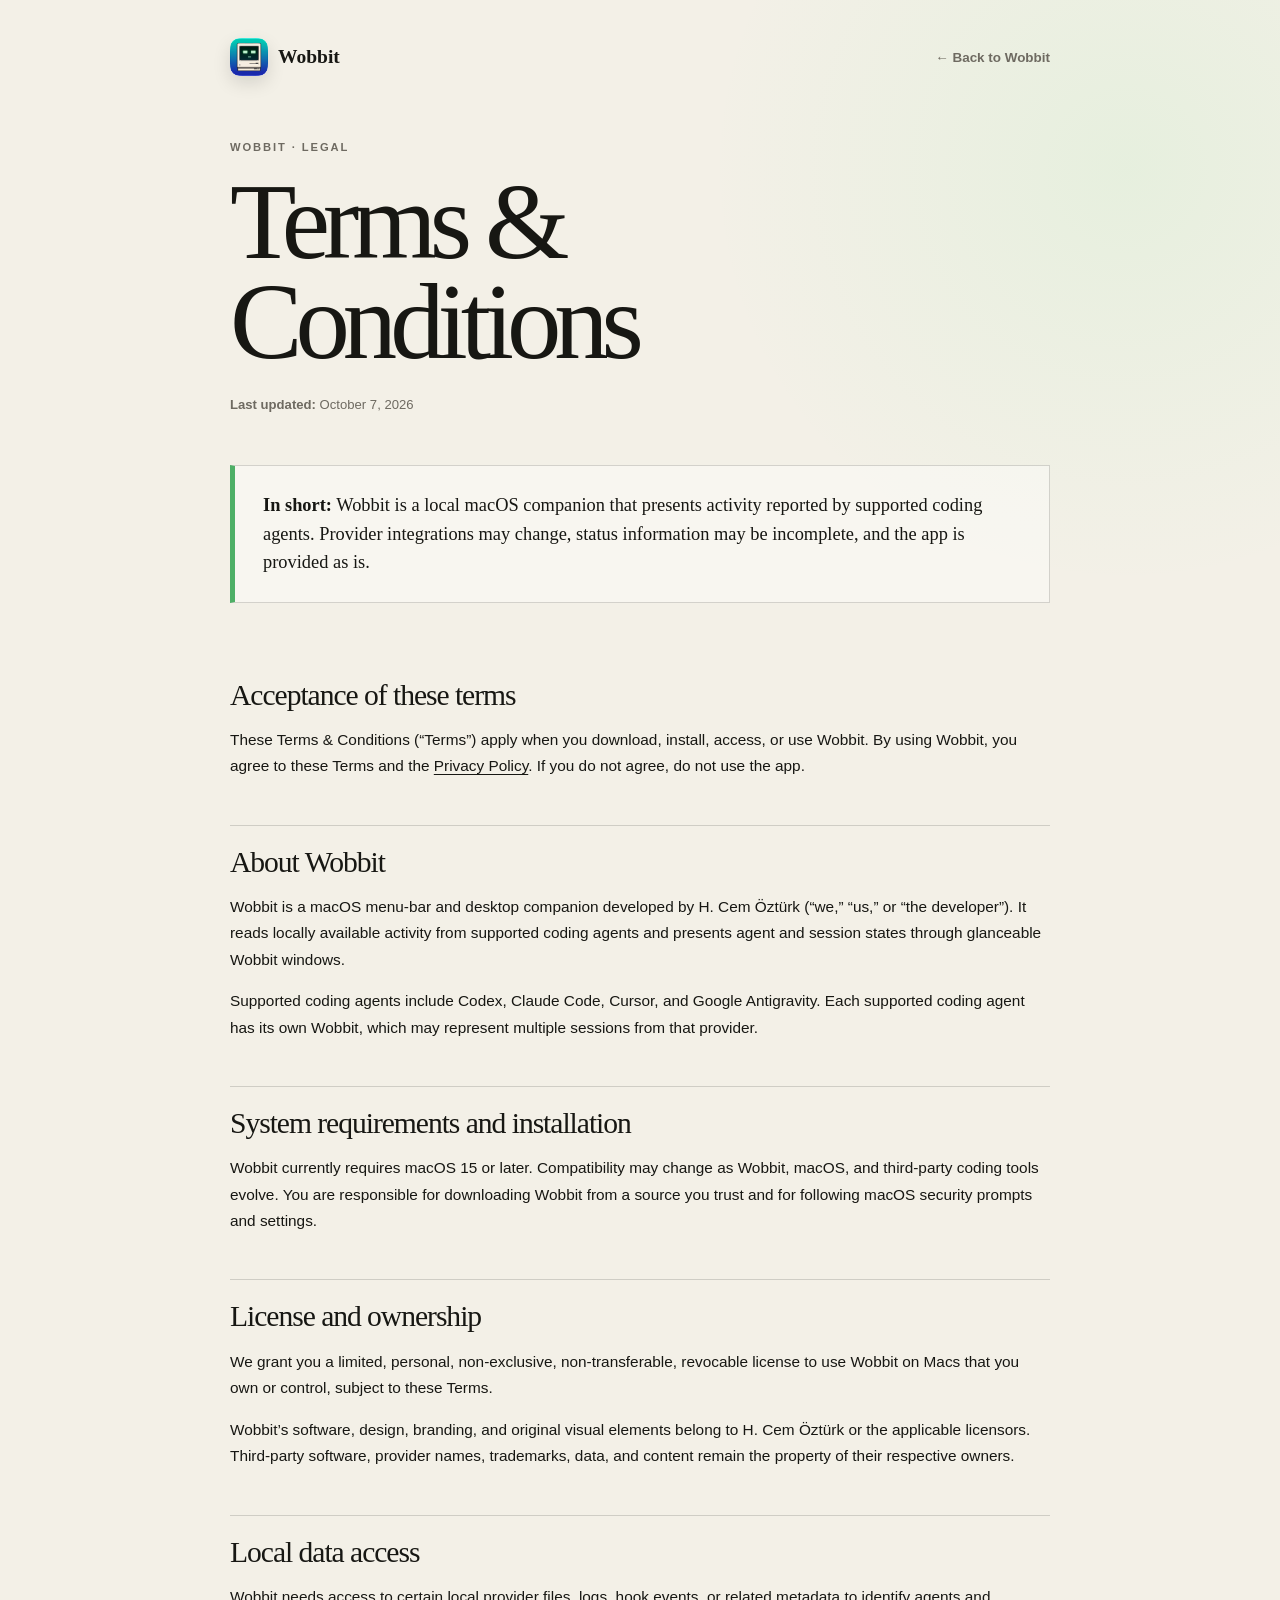
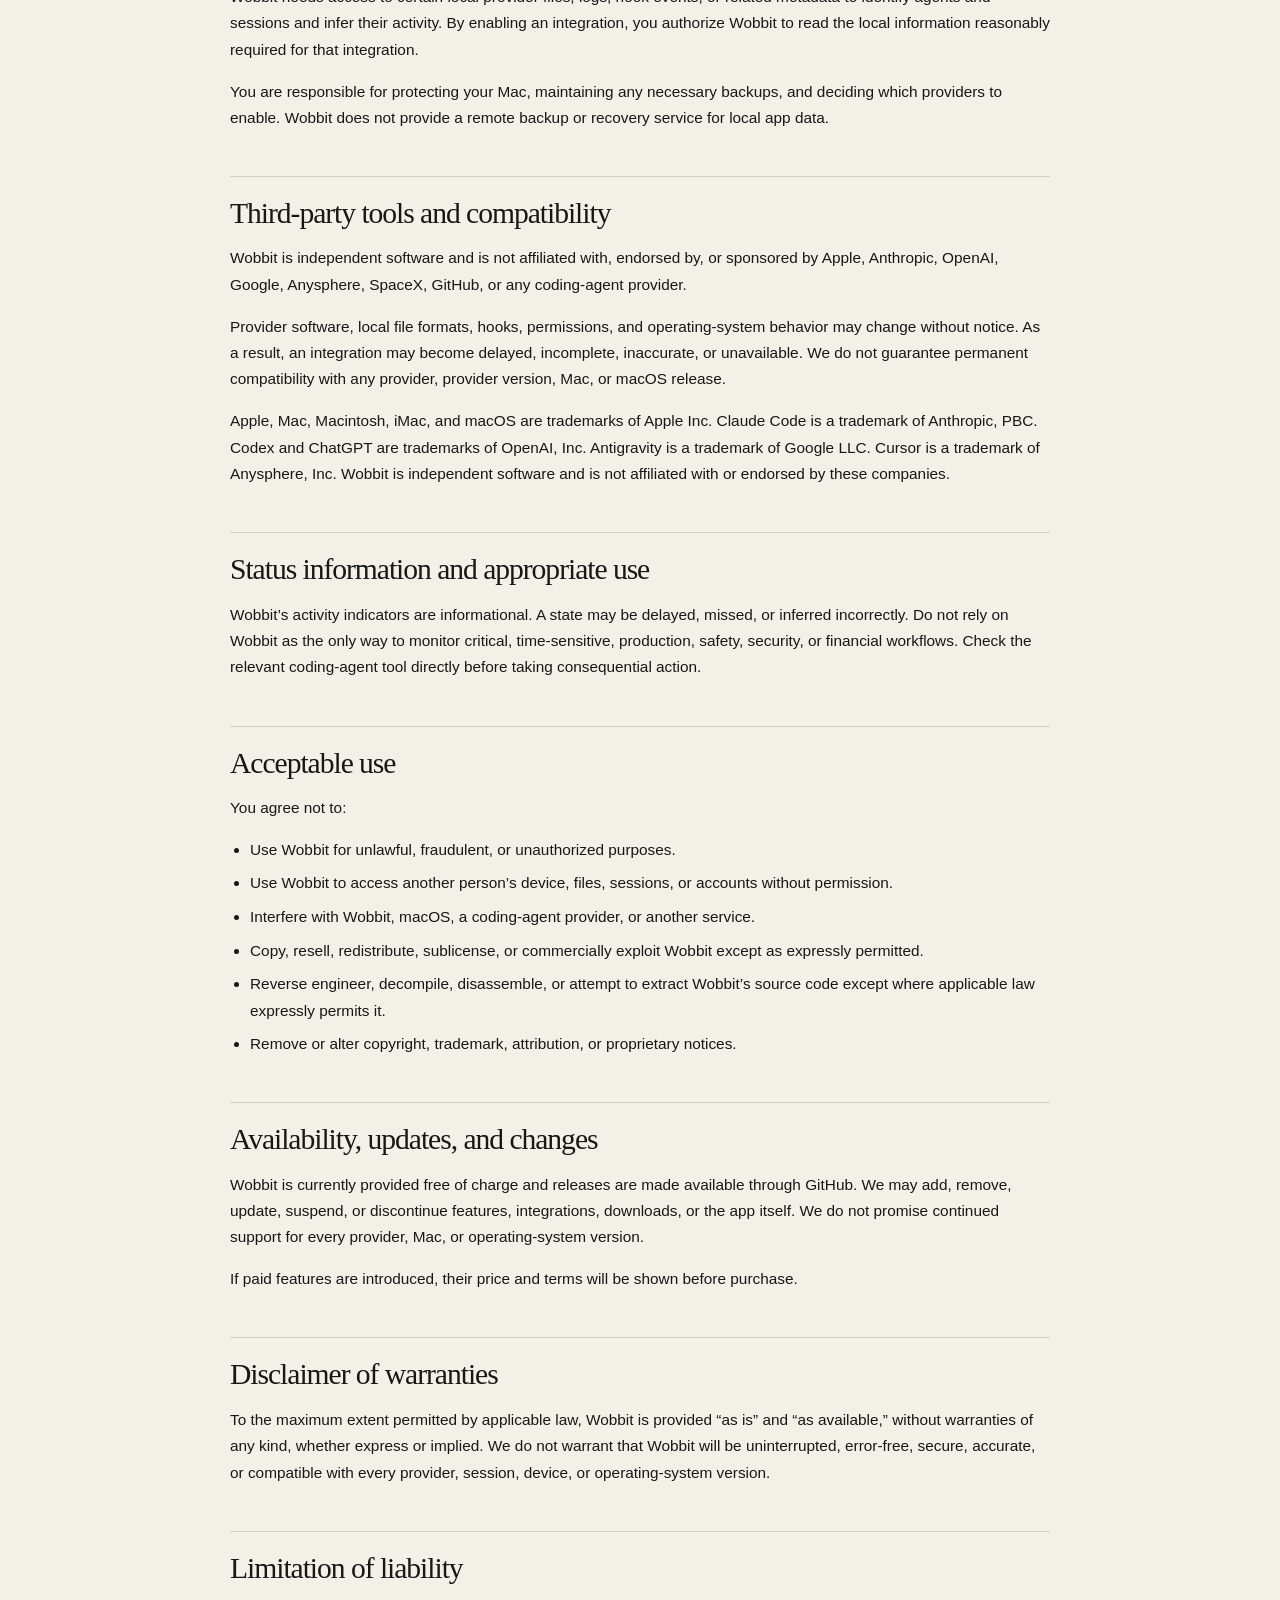
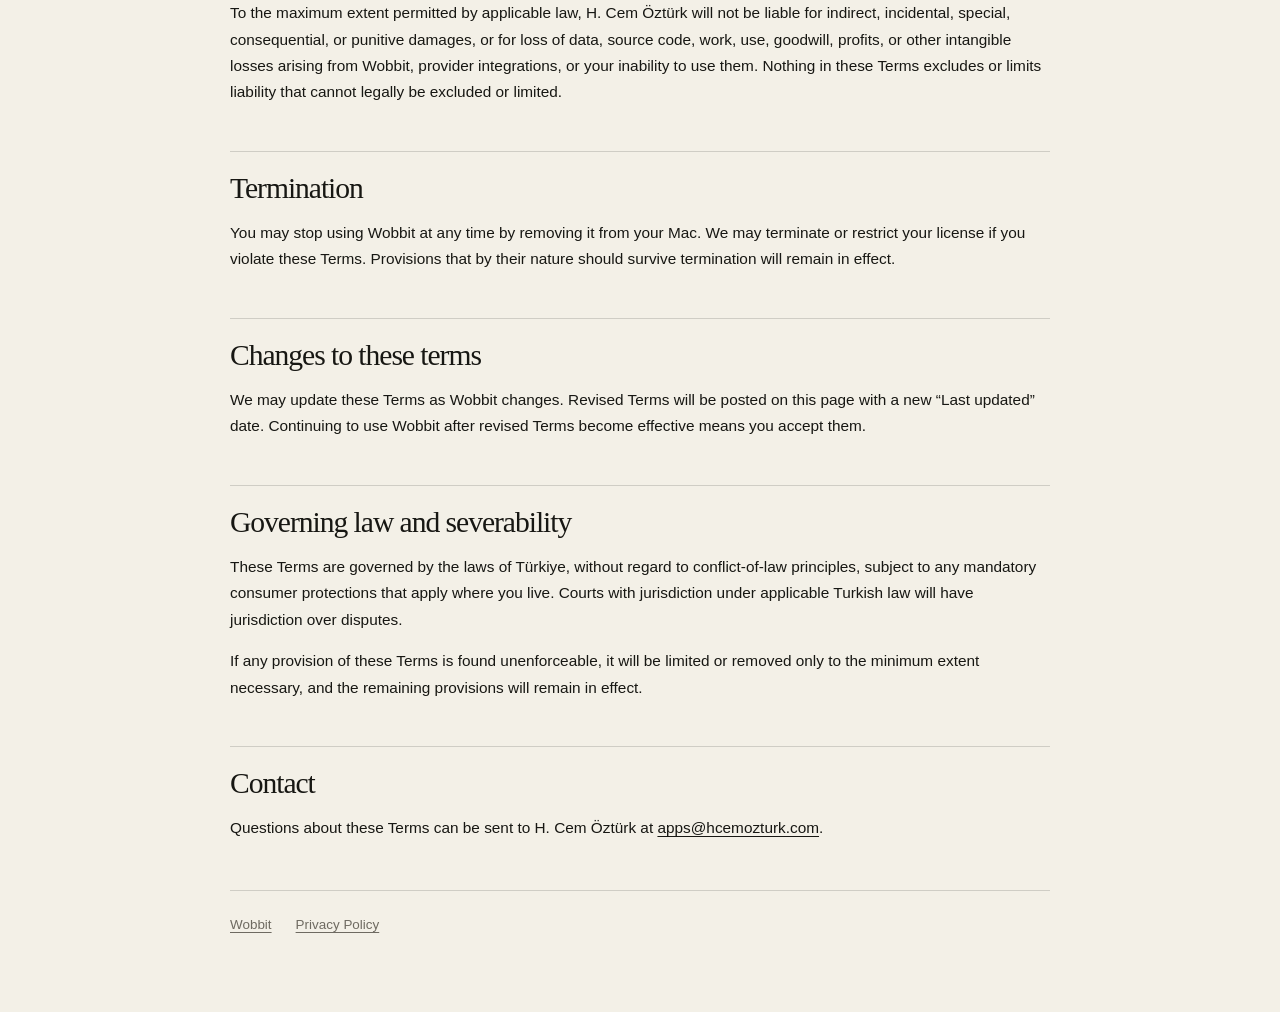
<file: wobbit/terms.html>
<!doctype html>
<html lang="en">
  <head>
    <meta charset="UTF-8" />
    <meta name="viewport" content="width=device-width, initial-scale=1.0" />
    <title>Wobbit Terms &amp; Conditions</title>
    <meta name="description" content="Terms and Conditions for the Wobbit macOS app." />
    <meta name="theme-color" content="#f3f0e7" />
    <link rel="icon" type="image/png" href="../assets/wobbit-icon.png" />
    <link rel="apple-touch-icon" href="../assets/wobbit-icon.png" />
    <link rel="stylesheet" href="legal.css" />
  </head>
  <body>
    <main>
      <header class="legal-header">
        <a class="brand" href="index.html"><img src="../assets/wobbit-icon.png" alt="" />Wobbit</a>
        <a class="back-link" href="index.html">&larr; Back to Wobbit</a>
      </header>

      <article>
        <p class="eyebrow">Wobbit &middot; Legal</p>
        <h1>Terms &amp; Conditions</h1>
        <p class="updated"><strong>Last updated:</strong> October 7, 2026</p>

        <div class="summary">
          <p><strong>In short:</strong> Wobbit is a local macOS companion that presents activity reported by supported coding agents. Provider integrations may change, status information may be incomplete, and the app is provided as is.</p>
        </div>

        <h2>Acceptance of these terms</h2>
        <p>These Terms &amp; Conditions (&ldquo;Terms&rdquo;) apply when you download, install, access, or use Wobbit. By using Wobbit, you agree to these Terms and the <a href="privacy.html">Privacy Policy</a>. If you do not agree, do not use the app.</p>

        <h2>About Wobbit</h2>
        <p>Wobbit is a macOS menu-bar and desktop companion developed by H. Cem Öztürk (&ldquo;we,&rdquo; &ldquo;us,&rdquo; or &ldquo;the developer&rdquo;). It reads locally available activity from supported coding agents and presents agent and session states through glanceable Wobbit windows.</p>
        <p>Supported coding agents include Codex, Claude Code, Cursor, and Google Antigravity. Each supported coding agent has its own Wobbit, which may represent multiple sessions from that provider.</p>

        <h2>System requirements and installation</h2>
        <p>Wobbit currently requires macOS 15 or later. Compatibility may change as Wobbit, macOS, and third-party coding tools evolve. You are responsible for downloading Wobbit from a source you trust and for following macOS security prompts and settings.</p>

        <h2>License and ownership</h2>
        <p>We grant you a limited, personal, non-exclusive, non-transferable, revocable license to use Wobbit on Macs that you own or control, subject to these Terms.</p>
        <p>Wobbit&rsquo;s software, design, branding, and original visual elements belong to H. Cem Öztürk or the applicable licensors. Third-party software, provider names, trademarks, data, and content remain the property of their respective owners.</p>

        <h2>Local data access</h2>
        <p>Wobbit needs access to certain local provider files, logs, hook events, or related metadata to identify agents and sessions and infer their activity. By enabling an integration, you authorize Wobbit to read the local information reasonably required for that integration.</p>
        <p>You are responsible for protecting your Mac, maintaining any necessary backups, and deciding which providers to enable. Wobbit does not provide a remote backup or recovery service for local app data.</p>

        <h2>Third-party tools and compatibility</h2>
        <p>Wobbit is independent software and is not affiliated with, endorsed by, or sponsored by Apple, Anthropic, OpenAI, Google, Anysphere, SpaceX, GitHub, or any coding-agent provider.</p>
        <p>Provider software, local file formats, hooks, permissions, and operating-system behavior may change without notice. As a result, an integration may become delayed, incomplete, inaccurate, or unavailable. We do not guarantee permanent compatibility with any provider, provider version, Mac, or macOS release.</p>

        <p>Apple, Mac, Macintosh, iMac, and macOS are trademarks of Apple Inc. Claude Code is a trademark of Anthropic, PBC. Codex and ChatGPT are trademarks of OpenAI, Inc. Antigravity is a trademark of Google LLC. Cursor is a trademark of Anysphere, Inc. Wobbit is independent software and is not affiliated with or endorsed by these companies.</p>

        <h2>Status information and appropriate use</h2>
        <p>Wobbit&rsquo;s activity indicators are informational. A state may be delayed, missed, or inferred incorrectly. Do not rely on Wobbit as the only way to monitor critical, time-sensitive, production, safety, security, or financial workflows. Check the relevant coding-agent tool directly before taking consequential action.</p>

        <h2>Acceptable use</h2>
        <p>You agree not to:</p>
        <ul>
          <li>Use Wobbit for unlawful, fraudulent, or unauthorized purposes.</li>
          <li>Use Wobbit to access another person&rsquo;s device, files, sessions, or accounts without permission.</li>
          <li>Interfere with Wobbit, macOS, a coding-agent provider, or another service.</li>
          <li>Copy, resell, redistribute, sublicense, or commercially exploit Wobbit except as expressly permitted.</li>
          <li>Reverse engineer, decompile, disassemble, or attempt to extract Wobbit&rsquo;s source code except where applicable law expressly permits it.</li>
          <li>Remove or alter copyright, trademark, attribution, or proprietary notices.</li>
        </ul>

        <h2>Availability, updates, and changes</h2>
        <p>Wobbit is currently provided free of charge and releases are made available through GitHub. We may add, remove, update, suspend, or discontinue features, integrations, downloads, or the app itself. We do not promise continued support for every provider, Mac, or operating-system version.</p>
        <p>If paid features are introduced, their price and terms will be shown before purchase.</p>

        <h2>Disclaimer of warranties</h2>
        <p>To the maximum extent permitted by applicable law, Wobbit is provided &ldquo;as is&rdquo; and &ldquo;as available,&rdquo; without warranties of any kind, whether express or implied. We do not warrant that Wobbit will be uninterrupted, error-free, secure, accurate, or compatible with every provider, session, device, or operating-system version.</p>

        <h2>Limitation of liability</h2>
        <p>To the maximum extent permitted by applicable law, H. Cem Öztürk will not be liable for indirect, incidental, special, consequential, or punitive damages, or for loss of data, source code, work, use, goodwill, profits, or other intangible losses arising from Wobbit, provider integrations, or your inability to use them. Nothing in these Terms excludes or limits liability that cannot legally be excluded or limited.</p>

        <h2>Termination</h2>
        <p>You may stop using Wobbit at any time by removing it from your Mac. We may terminate or restrict your license if you violate these Terms. Provisions that by their nature should survive termination will remain in effect.</p>

        <h2>Changes to these terms</h2>
        <p>We may update these Terms as Wobbit changes. Revised Terms will be posted on this page with a new &ldquo;Last updated&rdquo; date. Continuing to use Wobbit after revised Terms become effective means you accept them.</p>

        <h2>Governing law and severability</h2>
        <p>These Terms are governed by the laws of T&uuml;rkiye, without regard to conflict-of-law principles, subject to any mandatory consumer protections that apply where you live. Courts with jurisdiction under applicable Turkish law will have jurisdiction over disputes.</p>
        <p>If any provision of these Terms is found unenforceable, it will be limited or removed only to the minimum extent necessary, and the remaining provisions will remain in effect.</p>

        <h2>Contact</h2>
        <p>Questions about these Terms can be sent to H. Cem Öztürk at <a href="mailto:apps@hcemozturk.com">apps@hcemozturk.com</a>.</p>

        <nav class="legal-nav" aria-label="Wobbit legal pages">
          <a href="index.html">Wobbit</a>
          <a href="privacy.html">Privacy Policy</a>
        </nav>
      </article>
    </main>
  </body>
</html>
</file>
<file: assets/portfolio/portfolio.css>
/* ==========================================================================
   H. Cem Öztürk — Products & Apps Timeline Stylesheet
   Color-derived themes per product | Interactive Layered Showcase Decks | Apple Craft
   ========================================================================== */

:root {
  --bg-page: #fbfbfd;
  --text-primary: #1d1d1f;
  --text-secondary: #56595e;
  --text-muted: #86868b;
  --border-subtle: rgba(0, 0, 0, 0.08);
  --border-card: rgba(0, 0, 0, 0.07);
  --footer-surface: #f2efea;
  --footer-floor-line: rgba(92, 72, 50, 0.18);

  /* Metro identities stay constant across light and dark themes. */
  --line-independent: #2563eb;
  --line-zeplin: #e88b18;
  --line-akbank: #dc0005;
  --line-start: #198754;

  --font-sans: "SF Pro Text", "SF Pro Display", -apple-system, BlinkMacSystemFont, "Avenir Next", "Segoe UI", sans-serif;
  --font-mono: "SF Mono", Menlo, Monaco, "Courier New", monospace;
  --ease-spring: cubic-bezier(0.34, 1.56, 0.64, 1);
  --ease-apple: cubic-bezier(0.16, 1, 0.3, 1);
}

[data-theme="dark"] {
  --bg-page: #0a0a0c;
  --text-primary: #f5f5f7;
  --text-secondary: #a1a1a6;
  --text-muted: #6e6e73;
  --border-subtle: rgba(255, 255, 255, 0.1);
  --border-card: rgba(255, 255, 255, 0.09);
  --footer-surface: #171411;
  --footer-floor-line: rgba(255, 235, 210, 0.15);
}

@media (prefers-color-scheme: dark) {
  :root:not([data-theme="light"]) {
    --bg-page: #0a0a0c;
    --text-primary: #f5f5f7;
    --text-secondary: #a1a1a6;
    --text-muted: #6e6e73;
    --border-subtle: rgba(255, 255, 255, 0.1);
    --border-card: rgba(255, 255, 255, 0.09);
    --footer-surface: #171411;
    --footer-floor-line: rgba(255, 235, 210, 0.15);
  }
}

/* --- RESETS --- */
* {
  box-sizing: border-box;
  margin: 0;
  padding: 0;
}

html {
  font-size: 16px;
  scroll-behavior: smooth;
  -webkit-font-smoothing: antialiased;
  -moz-osx-font-smoothing: grayscale;
}

body {
  font-family: var(--font-sans);
  background-color: var(--bg-page);
  color: var(--text-primary);
  line-height: 1.55;
  min-height: 100vh;
  transition: background-color 0.25s ease, color 0.25s ease;
}

/* --- HEADER --- */
.timeline-header {
  min-height: clamp(500px, 82vh, 820px);
  min-height: clamp(500px, 82svh, 820px);
  padding: 2.5rem 1.5rem 2rem;
  display: flex;
  border-bottom: 1px solid var(--border-subtle);
  background: var(--bg-page);
}

.header-inner {
  width: 100%;
  max-width: 1080px;
  margin: 0 auto;
  display: flex;
  flex: 1;
  flex-direction: column;
}

.top-bar {
  display: flex;
  align-items: center;
  justify-content: flex-end;
}

.header-actions {
  display: flex;
  align-items: center;
  gap: 0.6rem;
  font-size: 0.85rem;
}

.sep-dot {
  color: var(--text-muted);
  font-size: 0.75rem;
}

.theme-btn {
  background: transparent;
  border: none;
  color: var(--text-secondary);
  font-family: var(--font-sans);
  font-size: 0.85rem;
  font-weight: 500;
  cursor: pointer;
  padding: 0.2rem 0.4rem;
  border-radius: 4px;
}

.theme-btn:hover {
  color: var(--text-primary);
}

.header-nav-link {
  padding: 0.2rem 0.4rem;
  color: var(--text-secondary);
  font-weight: 500;
  text-decoration: underline;
  text-decoration-color: var(--border-subtle);
  text-underline-offset: 3px;
  transition: color 0.15s ease;
}

.header-nav-link:hover {
  color: var(--text-primary);
}

.theme-text-dark { display: none; }
.theme-text-light { display: inline; }

[data-theme="dark"] .theme-text-dark { display: inline; }
[data-theme="dark"] .theme-text-light { display: none; }

@media (prefers-color-scheme: dark) {
  :root:not([data-theme="light"]) .theme-text-dark { display: inline; }
  :root:not([data-theme="light"]) .theme-text-light { display: none; }
}

.hero-block {
  display: flex;
  flex: 1;
  flex-direction: column;
  justify-content: center;
  gap: 0.6rem;
  padding: clamp(3rem, 8vh, 6rem) 0;
}

.hero-name {
  font-size: clamp(2.2rem, 4.5vw, 3.2rem);
  font-weight: 800;
  letter-spacing: -0.035em;
  line-height: 1.1;
}

.hero-bio {
  font-size: 1.1rem;
  color: var(--text-secondary);
  max-width: 840px;
  line-height: 1.6;
}

.hero-bio strong {
  color: var(--text-primary);
}

.hero-contact-row {
  display: flex;
  flex-wrap: wrap;
  align-items: center;
  gap: 0.5rem 0.65rem;
  font-size: 0.88rem;
  color: var(--text-muted);
  margin-top: 0.4rem;
}

.contact-link {
  color: var(--text-primary);
  text-decoration: underline;
  text-underline-offset: 3px;
  text-decoration-color: var(--border-subtle);
  transition: color 0.15s ease;
}

.contact-link:hover {
  color: #0071e3;
}

/* --- TIMELINE FEED & PRODUCT ROWS --- */
.timeline-feed {
  display: flex;
  flex-direction: column;
  position: relative;
  --metro-x: max(1.25rem, calc(50% - 600px));
}

.product-row {
  --route-color: var(--line-independent);
  --route-fill: var(--route-color);
  --station-led-color: #ff2d20;
  --station-y: 50%;
  padding: clamp(3.5rem, 6.5vw, 5rem) 1.5rem;
  border-bottom: 1px solid var(--border-subtle);
  background:
    radial-gradient(circle at 82% 48%, color-mix(in srgb, var(--accent-color) 16%, transparent), transparent 44%),
    var(--row-bg);
  position: relative;
  transition: background-color 0.25s ease;
  scroll-margin-top: 1rem;
}

.product-row::before {
  content: "";
  position: absolute;
  z-index: 2;
  top: -1px;
  bottom: -1px;
  left: var(--metro-x);
  width: 8px;
  background: var(--route-fill);
  box-shadow: none;
  transform: translateX(-50%);
}

.product-row:first-of-type::before {
  top: var(--station-y);
  border-radius: 999px 999px 0 0;
}

.product-row:last-of-type::before {
  bottom: calc(100% - var(--station-y));
  border-radius: 0 0 999px 999px;
}

.product-row > *:not(.metro-station) {
  position: relative;
  z-index: 1;
}

.metro-station {
  position: absolute;
  z-index: 4;
  top: var(--station-y);
  left: var(--metro-x);
  width: 22px;
  height: 22px;
  border: 5px solid var(--route-color);
  border-radius: 50%;
  background: var(--bg-page);
  box-shadow: none;
  transform: translate(-50%, -50%);
  transition: background-color 200ms ease, box-shadow 240ms ease;
}

.metro-station::before {
  content: "";
  position: absolute;
  inset: 2px;
  border-radius: 50%;
  background: radial-gradient(
    circle,
    #ffffff 0 16%,
    color-mix(in srgb, var(--station-led-color) 42%, #ffffff) 34%,
    var(--station-led-color) 76%
  );
  opacity: 0;
  transform: scale(0.45);
  box-shadow: 0 0 0 transparent;
  transition: opacity 700ms ease-out, transform 700ms ease-out, box-shadow 700ms ease-out;
}

.metro-station::after {
  content: attr(title);
  position: absolute;
  top: 50%;
  left: 20px;
  padding: 0.28rem 0.5rem;
  border: 1px solid var(--border-card);
  border-radius: 7px;
  background: var(--card-surface);
  color: var(--text-primary);
  font-family: var(--font-mono);
  font-size: 0.68rem;
  font-weight: 600;
  white-space: nowrap;
  opacity: 0;
  pointer-events: none;
  transform: translate(4px, -50%);
  transition: opacity 160ms ease, transform 160ms ease;
  box-shadow: 0 8px 24px rgba(0, 0, 0, 0.1);
}

.metro-station:hover::after,
.metro-station:focus-visible::after {
  opacity: 1;
  transform: translate(0, -50%);
}

.product-row.is-past .metro-station {
  background: var(--bg-page);
}

.product-row.is-active .metro-station {
  border-color: var(--route-color);
  background: var(--bg-page);
  box-shadow: none;
}

.product-row.is-active .metro-station::before {
  opacity: 1;
  transform: scale(1);
  box-shadow:
    0 0 7px 2px color-mix(in srgb, var(--station-led-color) 72%, transparent),
    0 0 15px 4px color-mix(in srgb, var(--station-led-color) 36%, transparent);
  transition-duration: 240ms;
  transition-timing-function: ease-in;
}

/* Give the tiny active LED real luminance headroom on HDR-capable displays.
   The second background keeps the existing sRGB treatment as a fallback if
   the browser reports HDR but cannot decode the Rec. 2100 PQ JPEG XL asset. */
@media (dynamic-range: high) {
  .product-row.is-active .metro-station::before {
    dynamic-range-limit: no-limit;
    background:
      url("../hdr/metro-led-pq.jxl") center / cover no-repeat,
      radial-gradient(
        circle,
        #ffffff 0 16%,
        color-mix(in srgb, var(--station-led-color) 42%, #ffffff) 34%,
        var(--station-led-color) 76%
      );
  }
}

.row-inner {
  max-width: 1080px;
  margin: 0 auto;
  display: grid;
  grid-template-columns: 1.1fr 0.9fr;
  gap: clamp(2.5rem, 6vw, 4.5rem);
  align-items: center;
}

/* --- CONTENT COLUMN --- */
.content-col {
  display: flex;
  flex-direction: column;
  gap: 1rem;
}

.tag-row {
  display: flex;
  align-items: center;
  gap: 0.65rem;
}

.timestamp {
  font-family: var(--font-mono);
  font-size: 0.78rem;
  font-weight: 600;
  color: var(--accent-color);
  letter-spacing: -0.01em;
}

.category-badge {
  font-family: var(--font-mono);
  font-size: 0.72rem;
  color: var(--text-muted);
  background: var(--badge-bg);
  padding: 0.15rem 0.55rem;
  border-radius: 999px;
  border: 1px solid var(--border-card);
}

.product-title {
  font-size: clamp(1.9rem, 3.8vw, 2.45rem);
  font-weight: 800;
  letter-spacing: -0.03em;
  line-height: 1.15;
  color: var(--text-primary);
}

.product-tagline {
  font-size: 1.05rem;
  font-weight: 500;
  color: var(--accent-color);
  margin-top: -0.4rem;
  line-height: 1.45;
}

.product-description {
  max-width: 42rem;
  color: var(--text-secondary);
  font-size: 0.98rem;
  line-height: 1.65;
}

.work-summary {
  font-size: 0.95rem;
  color: var(--text-secondary);
  line-height: 1.6;
  display: flex;
  flex-direction: column;
  gap: 0.75rem;
}

.highlights-list {
  list-style: none;
  display: flex;
  flex-direction: column;
  gap: 0.45rem;
  padding-left: 0.2rem;
}

.highlights-list li {
  position: relative;
  padding-left: 1.15rem;
  font-size: 0.9rem;
  color: var(--text-secondary);
}

.highlights-list li::before {
  content: "—";
  position: absolute;
  left: 0;
  color: var(--accent-color);
  font-weight: 700;
}

.links-row {
  display: flex;
  gap: 0.85rem;
  margin-top: 0.25rem;
}

.row-action-link {
  font-size: 0.88rem;
  font-weight: 600;
  color: var(--accent-color);
  text-decoration: underline;
  text-underline-offset: 3px;
  transition: opacity 0.15s ease;
}

.row-action-link:hover {
  opacity: 0.8;
}

.portfolio-reading-widget {
  align-self: flex-start;
  justify-self: start;
  min-height: 76px;
  display: flex;
  align-items: center;
  gap: 10px;
  margin-top: 0.65rem;
  padding: 8px 12px 8px 9px;
  border: 1px solid color-mix(in srgb, var(--accent-color) 18%, var(--border-card));
  border-radius: 17px;
  color: var(--text-primary);
  background: color-mix(in srgb, var(--card-surface) 95%, var(--accent-color));
  box-shadow: 0 12px 28px rgba(37, 28, 20, 0.1);
  text-decoration: none;
  transition: box-shadow 180ms ease, transform 180ms ease;
}

.portfolio-reading-widget:hover {
  box-shadow: 0 16px 34px rgba(37, 28, 20, 0.14);
  transform: translateY(-2px);
}

.portfolio-reading-widget:focus-visible {
  outline: 3px solid color-mix(in srgb, var(--accent-color) 55%, transparent);
  outline-offset: 4px;
}

.portfolio-reading-covers {
  width: 58px;
  height: 58px;
  display: flex;
  align-items: flex-end;
  flex: 0 0 auto;
  padding-left: 4px;
}

.portfolio-reading-widget .personal-reading-cover {
  width: 36px;
  height: 52px;
  border: 1px solid var(--border-card);
  border-radius: 3px;
  object-fit: cover;
  background: var(--badge-bg);
  box-shadow: 0 7px 16px rgba(42, 30, 22, 0.2);
  transform-origin: bottom center;
  transition: transform 180ms ease;
}

.portfolio-reading-widget .personal-reading-cover + .personal-reading-cover {
  margin-left: -25px;
}

.portfolio-reading-widget .personal-reading-cover:nth-child(1) {
  transform: rotate(-8deg);
}

.portfolio-reading-widget .personal-reading-cover:nth-child(2) {
  transform: translateY(-4px);
}

.portfolio-reading-widget .personal-reading-cover:nth-child(3) {
  transform: rotate(8deg);
}

.portfolio-reading-widget:hover .personal-reading-cover:nth-child(1),
.portfolio-reading-widget:focus-visible .personal-reading-cover:nth-child(1) {
  transform: translateX(-5px) rotate(-13deg);
}

.portfolio-reading-widget:hover .personal-reading-cover:nth-child(2),
.portfolio-reading-widget:focus-visible .personal-reading-cover:nth-child(2) {
  transform: translateY(-8px);
}

.portfolio-reading-widget:hover .personal-reading-cover:nth-child(3),
.portfolio-reading-widget:focus-visible .personal-reading-cover:nth-child(3) {
  transform: translateX(5px) rotate(13deg);
}

.portfolio-reading-widget .personal-reading-cover-placeholder:nth-child(1) {
  background: #a84e32;
}

.portfolio-reading-widget .personal-reading-cover-placeholder:nth-child(2) {
  background: #5b46a8;
}

.portfolio-reading-widget .personal-reading-cover-placeholder:nth-child(3) {
  background: #426856;
}

.portfolio-reading-copy {
  width: 74px;
  min-width: 0;
}

.portfolio-reading-copy strong {
  display: grid;
  grid-template-columns: minmax(0, 1fr) auto;
  align-items: end;
  gap: 4px;
  font-size: 0.78rem;
  font-weight: 700;
  letter-spacing: 0.09em;
  line-height: 1.18;
  text-transform: uppercase;
}

.naming-suggestion-row {
  align-items: center;
  flex-wrap: wrap;
  gap: 0.5rem;
  color: var(--text-muted);
  font-size: 0.88rem;
}

/* ==========================================================================
   INTERACTIVE SHOWCASE DECK (Layered Cards with Hover Reaction)
   ========================================================================== */

.showcase-col {
  display: flex;
  justify-content: center;
  align-items: center;
  position: relative;
  isolation: isolate;
  min-height: 280px;
}

.showcase-deck {
  position: relative;
  width: 100%;
  max-width: 380px;
  min-height: 260px;
  display: flex;
  align-items: center;
  justify-content: flex-start;
  perspective: 1000px;
  cursor: pointer;
}

/* Base Deck Card */
.deck-card {
  position: absolute;
  border-radius: 16px;
  background: var(--card-surface);
  border: 1px solid var(--border-card);
  box-shadow: 0 10px 30px rgba(0, 0, 0, 0.08);
  transition: transform 0.4s var(--ease-spring), box-shadow 0.4s var(--ease-spring), z-index 0.2s ease;
  will-change: transform;
}

/* Hero App Icon Card */
.hero-icon-card {
  width: 88px;
  height: 88px;
  border-radius: 20px; /* Apple squircle radius */
  overflow: hidden;
  z-index: 10;
  top: 15px;
  left: 0;
  border: 0;
  background: transparent;
  box-shadow: none;
}

.hero-icon-card:hover {
  transform: translateY(-8px) scale(1.08) !important;
  box-shadow: none !important;
}

.custom-icon {
  width: 100%;
  height: 100%;
  display: grid;
  place-items: center;
}

.icon-emoji {
  font-size: 2.5rem;
}

.icon-img {
  width: 100%;
  height: 100%;
  object-fit: cover;
  display: block;
}

.icon-svg {
  width: 100%;
  height: 100%;
  object-fit: contain;
  padding: 10px;
}

.icon-light { display: block; }
.icon-dark { display: none; }

[data-theme="dark"] .icon-light { display: none; }
[data-theme="dark"] .icon-dark { display: block; }

@media (prefers-color-scheme: dark) {
  :root:not([data-theme="light"]) .icon-light { display: none; }
  :root:not([data-theme="light"]) .icon-dark { display: block; }
}

/* Preview & Screenshot Cards Stacking */
.preview-card {
  padding: 1rem;
}

/* Depth Levels - Resting Positions */
.preview-card.depth-1 {
  width: 250px;
  top: 40px;
  left: 75px;
  z-index: 5;
  transform: rotate(2deg) scale(0.96);
}

.preview-card.depth-2 {
  width: 210px;
  top: 160px;
  left: 30px;
  z-index: 6;
  transform: rotate(-3deg) scale(0.94);
}

/* Hover Spread & Fanning Effect */
.showcase-deck:hover .hero-icon-card {
  transform: translateY(-6px) rotate(-2deg) scale(1.04);
}

.showcase-deck:hover .preview-card.depth-1 {
  transform: translate(25px, -12px) rotate(0deg) scale(1.02);
  z-index: 8;
  box-shadow: 0 16px 36px rgba(0, 0, 0, 0.12);
}

.showcase-deck:hover .preview-card.depth-2 {
  transform: translate(-10px, 16px) rotate(-1.5deg) scale(1.01);
  z-index: 9;
  box-shadow: 0 14px 32px rgba(0, 0, 0, 0.1);
}

/* --- SCREENSHOT DECKS (Headway & LeetTrack) --- */
.showcase-deck.has-screenshots {
  min-height: 280px;
}

.shot-card {
  width: 120px;
  aspect-ratio: 9 / 19.5;
  overflow: hidden;
}

.shot-card img {
  width: 100%;
  height: 100%;
  object-fit: cover;
  display: block;
}

.theme-bookshelf .shot-card {
  aspect-ratio: 1350 / 2760;
  overflow: visible;
  border: 0;
  border-radius: 0;
  background: transparent;
  box-shadow: none;
  filter: drop-shadow(0 12px 14px rgba(0, 0, 0, 0.2));
}

.theme-bookshelf .shot-card img {
  object-fit: contain;
  border-radius: 0;
}

.shot-card.depth-1 {
  top: 15px;
  left: 90px;
  z-index: 5;
  transform: rotate(-3deg);
}

.shot-card.depth-2 {
  top: 30px;
  left: 175px;
  z-index: 4;
  transform: rotate(2.5deg);
}

.shot-card.depth-3 {
  top: 45px;
  left: 250px;
  z-index: 3;
  transform: rotate(6deg);
}

/* Hover Fanning for Screenshots */
.showcase-deck.has-screenshots:hover .shot-card.depth-1 {
  transform: translate(-15px, -8px) rotate(-5deg) scale(1.04);
  z-index: 8;
}

.showcase-deck.has-screenshots:hover .shot-card.depth-2 {
  transform: translate(5px, -14px) rotate(0deg) scale(1.06);
  z-index: 9;
}

.showcase-deck.has-screenshots:hover .shot-card.depth-3 {
  transform: translate(25px, -6px) rotate(5deg) scale(1.04);
  z-index: 7;
}

/* Individual card direct hover */
.deck-card:hover {
  z-index: 25 !important;
  transform: translateY(-8px) scale(1.06) !important;
  box-shadow: 0 20px 45px rgba(0, 0, 0, 0.16) !important;
}

.deck-card.hero-icon-card:hover {
  box-shadow: none !important;
}

/* --- MOCK COMPONENT DETAILS --- */
/* BookShelf */
.bookshelf-card-1 {
  display: flex;
  flex-direction: column;
  gap: 0.6rem;
}

.mock-widget-header {
  display: flex;
  align-items: center;
  gap: 0.4rem;
  font-size: 0.75rem;
  font-weight: 600;
  color: var(--text-muted);
}

.mock-dot {
  width: 6px;
  height: 6px;
  border-radius: 50%;
  background: var(--accent-color);
}

.mock-book-content {
  display: flex;
  gap: 0.75rem;
  align-items: center;
}

.mock-book-cover {
  width: 38px;
  height: 56px;
  border-radius: 4px;
  background: linear-gradient(135deg, var(--accent-color), #854d0e);
  box-shadow: 0 2px 6px rgba(0, 0, 0, 0.15);
  flex-shrink: 0;
}

.mock-book-meta {
  display: flex;
  flex-direction: column;
  gap: 0.3rem;
  flex-grow: 1;
}

.mock-bar-long {
  height: 7px;
  width: 80%;
  background: var(--text-primary);
  opacity: 0.7;
  border-radius: 4px;
}

.mock-bar-short {
  height: 5px;
  width: 50%;
  background: var(--text-muted);
  opacity: 0.5;
  border-radius: 4px;
}

.mock-progress-track {
  height: 4px;
  background: var(--border-subtle);
  border-radius: 999px;
  overflow: hidden;
  margin-top: 0.15rem;
}

.mock-progress-fill {
  height: 100%;
  background: var(--accent-color);
}

.mock-caption {
  font-family: var(--font-mono);
  font-size: 0.68rem;
  color: var(--text-muted);
}

.goal-pill {
  font-size: 0.78rem;
  font-weight: 700;
  color: var(--accent-color);
}

.streak-mini {
  font-size: 0.72rem;
  color: var(--text-secondary);
  margin-top: 0.2rem;
}

/* Wobbit */
.wobbit-video-deck {
  min-height: 280px;
}

.wobbit-video-deck .hero-icon-card {
  top: 96px;
  left: 0;
  z-index: 12;
}

.wobbit-demo-video {
  position: absolute;
  z-index: 5;
  top: 0;
  right: 0;
  width: min(300px, calc(100% - 74px));
  aspect-ratio: 3 / 2;
  object-fit: contain;
  display: block;
  border: 1px solid var(--border-card);
  border-radius: 18px;
  background: #4b83bc;
  box-shadow: 0 12px 32px rgba(0, 0, 0, 0.12);
}

/* ASO */
.aso-screenshot-deck {
  min-height: 280px;
}

.aso-screenshot-deck .hero-icon-card {
  top: 96px;
  left: 0;
}

.aso-screenshot-card {
  z-index: 5;
  top: 0;
  right: 0;
  width: min(340px, calc(100% - 42px));
  aspect-ratio: 2424 / 1848;
  overflow: hidden;
  border: 0;
  background: transparent;
  box-shadow: none;
  transform: rotate(1deg);
}

.aso-screenshot-card img {
  display: block;
  width: 100%;
  height: 100%;
  object-fit: contain;
}

.aso-screenshot-deck:hover .aso-screenshot-card {
  transform: translate(8px, -4px) rotate(0deg) scale(1.02);
}

/* Zeplin */
.zeplin-brand-card {
  background: transparent;
}

.theme-zeplin .showcase-col,
.zeplin-screenshot-deck {
  min-height: 350px;
}

.zeplin-shot {
  overflow: hidden;
  aspect-ratio: 3264 / 2016;
  border-radius: 12px;
}

.zeplin-shot img {
  display: block;
  width: 100%;
  height: 100%;
  object-fit: cover;
}

.zeplin-shot.depth-1 {
  top: 12px;
  left: 70px;
  z-index: 3;
  width: 290px;
  transform: rotate(1.5deg);
}

.zeplin-shot.depth-2 {
  top: 106px;
  left: 14px;
  z-index: 4;
  width: 270px;
  transform: rotate(-2deg);
}

.zeplin-shot.depth-3 {
  top: 198px;
  left: 108px;
  z-index: 5;
  width: 250px;
  transform: rotate(1deg);
}

.zeplin-screenshot-deck:hover .zeplin-shot.depth-1 {
  transform: translate(12px, -8px) rotate(0.5deg) scale(1.02);
}

.zeplin-screenshot-deck:hover .zeplin-shot.depth-2 {
  transform: translate(-10px, 1px) rotate(-1deg) scale(1.02);
}

.zeplin-screenshot-deck:hover .zeplin-shot.depth-3 {
  transform: translate(12px, 8px) rotate(0deg) scale(1.02);
}

/* Akbank Mobile */
.akbank-brand-card,
.direkt-brand-card {
  background: transparent;
}

/* Akbank product branch */
.theme-akbank {
  --branch-y: 0px;
  --branch-end-x: 100%;
  --branch-end-y: 100%;
  --branch-turn: 60px;
  --main-line-width: 8px;
  --branch-line-width: 8px;
  --parallel-gap: 1px;
  --parallel-offset: 9px;
  --branch-overlap: 8px;
}

.akbank-through-line {
  position: absolute !important;
  z-index: 3 !important;
  top: var(--station-y);
  bottom: -1px;
  left: var(--metro-x);
  width: var(--main-line-width);
  border-radius: 0;
  background: var(--line-start);
  box-shadow: none;
  transform: translateX(-50%);
  pointer-events: none;
}

.akbank-route-svg {
  position: absolute !important;
  z-index: 3 !important;
  inset: 0;
  width: 100%;
  height: 100%;
  overflow: visible;
  pointer-events: none;
}

.akbank-route-path {
  fill: none;
  stroke: var(--line-akbank);
  stroke-width: 8;
  stroke-linecap: butt;
  stroke-linejoin: round;
  vector-effect: non-scaling-stroke;
}

.akbank-branch {
  z-index: 4 !important;
  max-width: 1080px;
  margin: calc(2.75rem + var(--branch-turn)) auto 0;
  display: grid;
  grid-template-columns: repeat(2, minmax(0, 1fr));
  gap: 1rem;
  position: relative;
}

.branch-product {
  position: relative;
  min-height: 180px;
  margin-top: 2rem;
  padding: 1.15rem;
  border: 1px solid color-mix(in srgb, var(--accent-color) 22%, var(--border-card));
  border-radius: 16px;
  background: color-mix(in srgb, var(--card-surface) 90%, var(--accent-color));
  box-shadow: 0 10px 30px rgba(0, 0, 0, 0.06);
  transition: transform 220ms var(--ease-apple), box-shadow 220ms ease;
}

.branch-face {
  position: absolute;
  inset: 1.15rem;
}

.branch-station {
  position: absolute;
  z-index: 2;
  top: -2.7rem;
  left: 1.75rem;
  width: 20px;
  height: 20px;
  border: 5px solid var(--line-akbank);
  border-radius: 50%;
  background: var(--bg-page);
  box-shadow: none;
}

.theme-akbank .metro-station {
  z-index: 6;
  box-shadow: 0 0 0 2px var(--bg-page),
              0 0 0 7px var(--line-akbank),
              0 0 0 9px var(--bg-page),
              0 0 0 12px var(--line-start);
}

.theme-akbank.is-active .metro-station {
  background: var(--bg-page);
  box-shadow: 0 0 0 2px var(--bg-page),
              0 0 0 7px var(--line-akbank),
              0 0 0 9px var(--bg-page),
              0 0 0 12px var(--line-start);
}

.theme-aso .metro-station {
  box-shadow: 0 0 0 2px var(--bg-page),
              0 0 0 7px var(--line-zeplin);
}

.theme-aso.is-active .metro-station {
  background: var(--bg-page);
  box-shadow: 0 0 0 2px var(--bg-page),
              0 0 0 7px var(--line-zeplin);
}

.branch-product:hover {
  transform: none;
  box-shadow: 0 16px 38px rgba(0, 0, 0, 0.1);
}

.branch-product-head {
  display: flex;
  align-items: center;
  gap: 0.75rem;
  margin-bottom: 0.75rem;
}

.branch-icon-wrap {
  width: 48px;
  height: 48px;
  flex: 0 0 auto;
  overflow: hidden;
  display: grid;
  place-items: center;
  border: 0;
  border-radius: 12px;
  background: transparent;
  box-shadow: none;
}

.branch-icon-svg,
.branch-icon-img {
  display: block;
  width: 100%;
  height: 100%;
  object-fit: contain;
}

.branch-icon-svg {
  padding: 6px;
}

[data-theme="dark"] .branch-icon-svg {
  filter: invert(1);
}

@media (prefers-color-scheme: dark) {
  :root:not([data-theme="light"]) .branch-icon-svg {
    filter: invert(1);
  }
}

.branch-date {
  display: block;
  margin-bottom: 0.1rem;
  color: var(--accent-color);
  font-family: var(--font-mono);
  font-size: 0.68rem;
  font-weight: 700;
}

.branch-product h3 {
  font-size: 1.05rem;
  line-height: 1.2;
}

.branch-product p {
  color: var(--text-secondary);
  font-size: 0.86rem;
  line-height: 1.55;
}

.branch-action-link {
  display: inline-block;
  margin-top: 0.45rem;
  font-size: 0.78rem;
}

/* ==========================================================================
   DERIVED PRODUCT THEMES (Unique colors per product row)
   ========================================================================== */

/* 1. BookShelf */
.theme-bookshelf {
  --route-color: var(--line-independent);
  --accent-color: #c25e1a;
  --row-bg: rgba(194, 94, 26, 0.035);
  --badge-bg: rgba(194, 94, 26, 0.08);
  --card-surface: #ffffff;
  --pill-bg: #f4efe9;
  --pill-text: #603813;
}

.icon-bookshelf {
  background: linear-gradient(135deg, #c25e1a, #854d0e);
}

/* 2. Wobbit */
.theme-wobbit {
  --route-color: var(--line-independent);
  --accent-color: #7c3aed;
  --row-bg: rgba(124, 58, 237, 0.035);
  --badge-bg: rgba(124, 58, 237, 0.08);
  --card-surface: #ffffff;
  --pill-bg: #f3effe;
  --pill-text: #581c87;
}

.icon-wobbit {
  background: linear-gradient(135deg, #7c3aed, #4f46e5);
}

/* 3. Headway */
.theme-headway {
  --route-color: var(--line-independent);
  --accent-color: #1f8f6a;
  --row-bg: rgba(31, 143, 106, 0.04);
  --badge-bg: rgba(31, 143, 106, 0.08);
  --card-surface: #ffffff;
  --pill-bg: #eaf5f0;
  --pill-text: #064e3b;
}

/* 4. LeetTrack */
.theme-leettrack {
  --route-color: var(--line-independent);
  --route-fill: var(--line-independent);
  --accent-color: #ea580c;
  --row-bg: rgba(234, 88, 12, 0.035);
  --badge-bg: rgba(234, 88, 12, 0.08);
  --card-surface: #ffffff;
  --pill-bg: #fef2ea;
  --pill-text: #7c2d12;
}

/* 5. ASOResearchTool */
.theme-aso {
  --route-color: var(--line-independent);
  --route-fill: linear-gradient(
    to bottom,
    var(--line-independent) 0 var(--station-y),
    var(--line-zeplin) var(--station-y) 100%
  );
  --accent-color: #0284c7;
  --row-bg: rgba(2, 132, 199, 0.035);
  --badge-bg: rgba(2, 132, 199, 0.08);
  --card-surface: #ffffff;
  --pill-bg: #e6f3fa;
  --pill-text: #075985;
}

.icon-aso {
  background: linear-gradient(135deg, #0284c7, #0891b2);
}

/* 6. Zeplin */
.theme-zeplin {
  --route-color: var(--line-zeplin);
  --route-fill: var(--line-zeplin);
  --accent-color: #d97706;
  --row-bg: rgba(246, 152, 51, 0.045);
  --badge-bg: rgba(246, 152, 51, 0.09);
  --card-surface: #ffffff;
  --pill-bg: #fef7ed;
  --pill-text: #78350f;
}

/* 7. Akbank Mobile */
.theme-akbank {
  --route-color: var(--line-zeplin);
  --route-fill: linear-gradient(
    to bottom,
    var(--line-zeplin) 0 var(--station-y),
    transparent var(--station-y) 100%
  );
  --accent-color: #dc0005;
  --row-bg: rgba(220, 0, 5, 0.035);
  --badge-bg: rgba(220, 0, 5, 0.08);
  --card-surface: #ffffff;
  --pill-bg: #feeceb;
  --pill-text: #7f1d1d;
}

/* 8. Early work */
.theme-early-work {
  --route-color: var(--line-start);
  --route-fill: var(--line-start);
  --accent-color: #198754;
  --row-bg: rgba(22, 124, 128, 0.055);
  --badge-bg: rgba(22, 124, 128, 0.1);
  --card-surface: #ffffff;
  --pill-bg: #e8f4f3;
  --pill-text: #115e59;
}

.early-work-inner {
  grid-template-columns: minmax(0, 760px);
  justify-content: start;
}

.theme-early-work .product-description a {
  color: var(--text-primary);
  font-weight: 600;
  text-decoration-color: color-mix(in srgb, var(--accent-color) 55%, transparent);
  text-decoration-thickness: 1px;
  text-underline-offset: 3px;
}

.theme-early-work .product-description a:hover {
  color: var(--accent-color);
}

/* Dark Mode Overrides */
[data-theme="dark"] .theme-bookshelf,
:root:not([data-theme="light"]) .theme-bookshelf {
  --accent-color: #f59e0b;
  --row-bg: rgba(194, 94, 26, 0.1);
  --badge-bg: rgba(194, 94, 26, 0.2);
  --card-surface: #171412;
  --pill-bg: #261c14;
  --pill-text: #fcd34d;
}

[data-theme="dark"] .theme-wobbit,
:root:not([data-theme="light"]) .theme-wobbit {
  --accent-color: #a78bfa;
  --row-bg: rgba(124, 58, 237, 0.1);
  --badge-bg: rgba(124, 58, 237, 0.2);
  --card-surface: #14121a;
  --pill-bg: #201a2e;
  --pill-text: #ddd6fe;
}

[data-theme="dark"] .theme-headway,
:root:not([data-theme="light"]) .theme-headway {
  --accent-color: #34d399;
  --row-bg: rgba(31, 143, 106, 0.1);
  --badge-bg: rgba(31, 143, 106, 0.2);
  --card-surface: #101614;
  --pill-bg: #14241d;
  --pill-text: #a7f3d0;
}

[data-theme="dark"] .theme-aso,
:root:not([data-theme="light"]) .theme-aso {
  --accent-color: #38bdf8;
  --row-bg: rgba(2, 132, 199, 0.1);
  --badge-bg: rgba(2, 132, 199, 0.2);
  --card-surface: #10151a;
  --pill-bg: #14222e;
  --pill-text: #bae6fd;
}

[data-theme="dark"] .theme-leettrack,
:root:not([data-theme="light"]) .theme-leettrack {
  --accent-color: #fb923c;
  --row-bg: rgba(234, 88, 12, 0.1);
  --badge-bg: rgba(234, 88, 12, 0.2);
  --card-surface: #181310;
  --pill-bg: #2a1b14;
  --pill-text: #fed7aa;
}

[data-theme="dark"] .theme-zeplin,
:root:not([data-theme="light"]) .theme-zeplin {
  --accent-color: #fbbf24;
  --row-bg: rgba(246, 152, 51, 0.1);
  --badge-bg: rgba(246, 152, 51, 0.2);
  --card-surface: #181510;
  --pill-bg: #2b2114;
  --pill-text: #fde68a;
}

[data-theme="dark"] .theme-akbank,
:root:not([data-theme="light"]) .theme-akbank {
  --accent-color: #f87171;
  --row-bg: rgba(220, 0, 5, 0.1);
  --badge-bg: rgba(220, 0, 5, 0.2);
  --card-surface: #191111;
  --pill-bg: #2d1414;
  --pill-text: #fca5a5;
}

[data-theme="dark"] .theme-early-work,
:root:not([data-theme="light"]) .theme-early-work {
  --accent-color: #4fd1c5;
  --row-bg: rgba(22, 124, 128, 0.12);
  --badge-bg: rgba(22, 124, 128, 0.22);
  --card-surface: #101919;
  --pill-bg: #142827;
  --pill-text: #99f6e4;
}

/* --- FOOTER --- */
.timeline-tail-space {
  position: relative;
  height: clamp(22rem, 48vh, 36rem);
  height: clamp(22rem, 48svh, 36rem);
  background: var(--bg-page);
}

.finale-copy {
  position: absolute;
  left: 50%;
  bottom: clamp(17.5rem, 31vh, 20.5rem);
  width: min(760px, calc(100% - 3rem));
  text-align: center;
  transform: translateX(-50%);
}

.finale-thanks,
.finale-copy h2 {
  opacity: 0;
  transform: translateY(12px);
}

.finale-thanks {
  color: var(--text-muted);
  font-size: 0.9rem;
  font-weight: 550;
  transition: opacity 420ms ease, transform 520ms var(--ease-apple);
}

.finale-copy h2 {
  margin-top: 0.35rem;
  color: var(--text-primary);
  font-size: clamp(1.65rem, 3vw, 2.35rem);
  line-height: 1.15;
  letter-spacing: -0.025em;
  transition: opacity 480ms ease 160ms, transform 600ms var(--ease-apple) 160ms;
}

.finale-is-revealed .finale-thanks,
.finale-is-revealed .finale-copy h2 {
  opacity: 1;
  transform: translateY(0);
}

.timeline-footer {
  position: relative;
  padding: 3rem 1.5rem;
  border-top: 1px solid var(--footer-floor-line);
  background: var(--footer-surface);
  text-align: center;
  font-size: 0.85rem;
  color: var(--text-muted);
  transition: background-color 0.25s ease, border-color 0.25s ease;
}

.footer-kiki-scene {
  position: absolute;
  left: max(1.5rem, calc(50% - 540px));
  bottom: calc(100% - 15px);
  width: clamp(280px, 25vw, 350px);
  height: 240px;
  pointer-events: none;
  user-select: none;
}

.footer-kiki {
  position: absolute;
  left: 0;
  bottom: 0;
  width: clamp(140px, 15vw, 210px);
  height: auto;
  display: block;
  opacity: 0;
  transform: translateY(36px) rotate(-1deg);
  transform-origin: 45% 100%;
  transition: opacity 280ms ease 430ms, transform 760ms var(--ease-spring) 430ms;
}

.kiki-bubble {
  position: absolute;
  top: -8px;
  left: clamp(50px, 5vw, 68px);
  padding: 0.42rem 0.65rem;
  border: 1px solid var(--border-card);
  border-radius: 12px 12px 12px 4px;
  background: var(--bg-page);
  color: var(--text-secondary);
  font-size: 0.78rem;
  font-weight: 650;
  white-space: nowrap;
  opacity: 0;
  transform: translate(-5px, 7px) scale(0.92);
  transform-origin: bottom left;
  box-shadow: 0 8px 24px rgba(0, 0, 0, 0.08);
  transition: opacity 280ms ease 3000ms, transform 420ms var(--ease-spring) 3000ms;
}

.finale-is-revealed .footer-kiki {
  opacity: 1;
  transform: translateY(0) rotate(0);
}

.finale-is-revealed .kiki-bubble {
  opacity: 1;
  transform: translate(0, 0) scale(1);
}

.footer-inner a {
  color: var(--text-secondary);
  text-decoration: none;
}

.footer-inner a:hover {
  color: var(--text-primary);
}

/* --- TOAST POPUP --- */
.toast-popup {
  position: fixed;
  bottom: 2rem;
  right: 2rem;
  background: var(--text-primary);
  color: var(--bg-page);
  padding: 0.5rem 1rem;
  border-radius: 8px;
  font-family: var(--font-mono);
  font-size: 0.8rem;
  box-shadow: 0 4px 16px rgba(0, 0, 0, 0.2);
  opacity: 0;
  pointer-events: none;
  transform: translateY(8px);
  transition: all 0.2s var(--ease-apple);
  z-index: 1000;
}

.toast-popup.show {
  opacity: 1;
  transform: translateY(0);
}

/* --- RESPONSIVE LAYOUT (Mobile: vertical stack) --- */
@media (min-width: 981px) and (max-width: 1280px) {
  .timeline-feed {
    --metro-x: max(2rem, calc(50% - 600px));
  }

  .product-row {
    padding-left: 4.5rem;
  }

  .theme-akbank {
    --branch-turn: 52px;
  }

  .footer-kiki-scene {
    left: 4.5rem;
  }
}

@media (max-width: 980px) {
  .timeline-header {
    min-height: clamp(480px, 76vh, 620px);
    min-height: clamp(480px, 76svh, 620px);
    padding-top: 1.5rem;
    padding-bottom: 1.5rem;
  }

  .hero-block {
    padding: clamp(2.75rem, 7vh, 4.5rem) 0;
  }

  .top-bar {
    align-items: flex-start;
    flex-wrap: wrap;
    gap: 0.85rem;
  }

  .header-actions {
    margin-left: auto;
    flex-wrap: wrap;
    justify-content: flex-end;
  }

  .timeline-tail-space {
    height: clamp(20rem, 52svh, 30rem);
  }

  .finale-copy {
    left: 50%;
    bottom: 14.5rem;
    width: calc(100% - 3rem);
  }

  .footer-kiki-scene {
    left: 3.75rem;
    bottom: calc(100% - 13px);
    width: min(270px, calc(100vw - 4.75rem));
    height: 200px;
  }

  .footer-kiki {
    width: clamp(125px, 42vw, 175px);
  }

  .kiki-bubble {
    top: -4px;
    left: clamp(42px, 13vw, 56px);
  }

  .timeline-feed {
    --metro-x: 1.75rem;
  }

  .product-row {
    padding-left: 3.75rem;
    padding-right: 1.1rem;
    background:
      radial-gradient(circle at 75% 20%, color-mix(in srgb, var(--accent-color) 17%, transparent), transparent 36%),
      var(--row-bg);
  }

  .metro-station::after {
    display: none;
  }

  .row-inner {
    grid-template-columns: 1fr;
    gap: 0;
  }

  /* Let the visual share the section flow without duplicating any content:
     year + title, visual/engineering panel, then the supporting copy. */
  .content-col {
    display: contents;
  }

  .tag-row {
    order: 1;
    margin-bottom: 0.65rem;
  }

  .product-title {
    order: 2;
  }

  .showcase-col {
    order: 3;
    min-height: 280px;
    margin: 1rem 0 1.25rem;
  }

  .product-tagline {
    order: 4;
    margin: 0 0 0.75rem;
  }

  .product-description,
  .work-summary {
    order: 5;
  }

  .links-row {
    order: 6;
    margin-top: 1rem;
  }

  .portfolio-reading-widget {
    order: 7;
    margin-top: 1.25rem;
  }

  .showcase-deck {
    max-width: 320px;
    min-height: 220px;
  }

  .hero-icon-card {
    width: 72px;
    height: 72px;
    border-radius: 16px;
  }

  .shot-card {
    width: 95px;
  }

  .shot-card.depth-1 { left: 75px; }
  .shot-card.depth-2 { left: 145px; }
  .shot-card.depth-3 { left: 205px; }

  .preview-card.depth-1 {
    width: 210px;
    left: 65px;
  }

  .preview-card.depth-2 {
    width: 180px;
    left: 20px;
  }

  .wobbit-video-deck {
    min-height: 245px;
  }

  .wobbit-video-deck .hero-icon-card {
    top: 86px;
    left: 0;
  }

  .wobbit-demo-video {
    width: min(260px, calc(100% - 54px));
    border-radius: 16px;
  }

  .theme-zeplin .showcase-col,
  .zeplin-screenshot-deck {
    min-height: 290px;
  }

  .zeplin-shot.depth-1 {
    top: 8px;
    left: 54px;
    width: 230px;
  }

  .zeplin-shot.depth-2 {
    top: 82px;
    left: 4px;
    width: 215px;
  }

  .zeplin-shot.depth-3 {
    top: 158px;
    left: 66px;
    width: 200px;
  }

  .akbank-branch {
    grid-template-columns: 1fr;
    gap: 0.85rem;
    padding-left: 1.5rem;
  }

  .theme-akbank {
    --branch-turn: 40px;
  }

  .branch-product {
    min-height: 190px;
    margin-top: 0.6rem;
  }

  .branch-station {
    top: 1.5rem;
    left: calc(-2.125rem + var(--parallel-offset));
  }

}

@media (prefers-reduced-motion: reduce) {
  html {
    scroll-behavior: auto;
  }

  .metro-station,
  .branch-product,
  .showcase-deck {
    transition: none;
  }

  .metro-station::before {
    transition: none;
  }

  .finale-thanks,
  .finale-copy h2,
  .footer-kiki,
  .kiki-bubble {
    transition: none;
  }

}
</file>
<file: assets/reading/reading.css>
:root {
  --reading-paper: #f5f0e6;
  --reading-paper-deep: #e9e1d3;
  --reading-ink: #231e19;
  --reading-muted: #776f66;
  --reading-line: rgba(55, 44, 34, 0.13);
  --reading-surface: rgba(255, 253, 248, 0.76);
  --reading-purple: #5b46a8;
  --reading-rust: #a84e32;
  --reading-star: #b66b1f;
  color-scheme: light;
}

* {
  box-sizing: border-box;
}

html {
  scroll-behavior: smooth;
}

body {
  margin: 0;
  min-width: 320px;
  color: var(--reading-ink);
  background:
    radial-gradient(circle at 88% 4%, rgba(209, 138, 54, 0.16), transparent 29rem),
    radial-gradient(circle at 4% 42%, rgba(91, 70, 168, 0.09), transparent 27rem),
    var(--reading-paper);
  font-family: "SF Pro Text", -apple-system, BlinkMacSystemFont, "Segoe UI", sans-serif;
  -webkit-font-smoothing: antialiased;
}

a {
  color: inherit;
}

[hidden] {
  display: none !important;
}

.reading-shell {
  width: min(1120px, calc(100% - 40px));
  margin: 0 auto;
}

.reading-topbar {
  min-height: 68px;
  display: flex;
  align-items: center;
  justify-content: space-between;
  gap: 24px;
}

.reading-nav-link {
  color: var(--reading-muted);
  font-size: 0.9rem;
  text-decoration: none;
  transition: color 160ms ease;
}

.reading-nav-link:hover {
  color: var(--reading-ink);
}

.reading-nav-link:last-child {
  padding-bottom: 3px;
  border-bottom: 1px solid currentColor;
}

.reading-hero {
  min-height: 210px;
  display: flex;
  flex-direction: column;
  justify-content: center;
  padding: 30px 0 46px;
}

.reading-section-eyebrow {
  margin: 0;
  color: var(--reading-purple);
  font-size: 0.7rem;
  font-weight: 650;
  letter-spacing: 0.17em;
  text-transform: uppercase;
}

.reading-hero h1 {
  max-width: 760px;
  margin: 0;
  font-family: Iowan Old Style, Baskerville, "Times New Roman", serif;
  font-size: clamp(3.25rem, 7.5vw, 5.7rem);
  font-weight: 400;
  letter-spacing: -0.06em;
  line-height: 1;
}

.reading-section {
  padding: 66px 0;
  border-top: 1px solid var(--reading-line);
}

.reading-section-current {
  background: linear-gradient(90deg, transparent, rgba(255, 253, 248, 0.26), transparent);
}

.reading-section-read {
  padding-bottom: 108px;
}

.reading-section-heading,
.reading-year-heading {
  display: flex;
  align-items: flex-end;
  justify-content: space-between;
  gap: 24px;
}

.reading-section-eyebrow {
  color: var(--reading-rust);
}

.reading-section-read .reading-section-eyebrow {
  color: var(--reading-purple);
}

.reading-section-heading h2 {
  margin: 6px 0 0;
  font-family: Iowan Old Style, Baskerville, "Times New Roman", serif;
  font-size: clamp(2.8rem, 6vw, 4.8rem);
  font-weight: 400;
  letter-spacing: -0.05em;
  line-height: 1;
}

.current-grid {
  display: grid;
  grid-template-columns: repeat(2, minmax(0, 1fr));
  gap: 20px;
  margin-top: 32px;
}

.current-book {
  min-width: 0;
  display: grid;
  grid-template-columns: 112px minmax(0, 1fr);
  align-items: center;
  gap: 20px;
  padding: 18px;
  border: 1px solid var(--reading-line);
  border-radius: 20px;
  background: var(--reading-surface);
  box-shadow: 0 15px 36px rgba(60, 45, 32, 0.055);
}

.book-cover-frame {
  width: 100%;
  aspect-ratio: 2 / 3;
  overflow: hidden;
  border-radius: 4px;
  background: var(--reading-paper-deep);
  box-shadow: 0 10px 22px rgba(44, 32, 23, 0.16);
}

.book-cover,
.book-cover-placeholder {
  width: 100%;
  height: 100%;
  display: block;
  object-fit: cover;
}

.book-cover-placeholder {
  display: grid;
  place-items: center;
  color: rgba(35, 30, 25, 0.64);
  background: linear-gradient(145deg, #e8dfd0, #c8b7a0);
  font-family: Iowan Old Style, Baskerville, "Times New Roman", serif;
  font-size: 2rem;
}

.book-copy {
  min-width: 0;
}

.book-title {
  margin: 0;
  font-family: Iowan Old Style, Baskerville, "Times New Roman", serif;
  font-weight: 500;
  letter-spacing: -0.02em;
}

.current-book .book-title {
  font-size: 1.23rem;
  line-height: 1.22;
}

.book-author,
.book-date {
  margin: 6px 0 0;
  color: var(--reading-muted);
  font-size: 0.8rem;
  line-height: 1.4;
}

.book-date {
  margin-top: 12px;
  font-size: 0.7rem;
}

.reading-year {
  margin-top: 54px;
}

.reading-year + .reading-year {
  margin-top: 76px;
}

.reading-year-heading {
  padding-bottom: 13px;
  border-bottom: 1px solid var(--reading-line);
}

.reading-year-heading h3 {
  margin: 0;
  font-family: Iowan Old Style, Baskerville, "Times New Roman", serif;
  font-size: 1.42rem;
  font-weight: 400;
}

.read-grid {
  display: grid;
  grid-template-columns: repeat(6, minmax(0, 1fr));
  gap: clamp(18px, 2.7vw, 32px);
  margin-top: 26px;
}

.read-book {
  min-width: 0;
}

.read-book .book-title {
  margin-top: 15px;
  font-size: 0.94rem;
  line-height: 1.25;
}

.read-book .book-author {
  font-size: 0.72rem;
}

.book-rating {
  display: inline-flex;
  margin-top: 8px;
  font-size: 0.76rem;
  letter-spacing: 0.035em;
  line-height: 1;
  white-space: nowrap;
}

.book-rating-filled {
  color: var(--reading-star);
}

.book-rating-empty {
  color: color-mix(in srgb, var(--reading-muted) 36%, transparent);
}

.reading-status {
  min-height: 210px;
  display: grid;
  place-items: center;
  margin: 0;
  padding: 40px 20px;
  border-top: 1px solid var(--reading-line);
  color: var(--reading-muted);
  text-align: center;
}

.reading-footer {
  display: flex;
  align-items: center;
  justify-content: space-between;
  gap: 24px;
  padding-top: 36px;
  padding-bottom: 48px;
  border-top: 1px solid var(--reading-line);
  color: var(--reading-muted);
  font-size: 0.86rem;
}

.reading-footer a {
  text-decoration: none;
}

.reading-footer a:hover {
  color: var(--reading-ink);
}

:focus-visible {
  outline: 3px solid rgba(91, 70, 168, 0.55);
  outline-offset: 4px;
  border-radius: 4px;
}

@media (max-width: 860px) {
  .read-grid {
    grid-template-columns: repeat(4, minmax(0, 1fr));
  }
}

@media (max-width: 680px) {
  .reading-shell {
    width: min(100% - 28px, 1120px);
  }

  .reading-topbar {
    min-height: 60px;
  }

  .reading-hero {
    min-height: 180px;
    padding: 28px 0 42px;
  }

  .reading-hero h1 {
    font-size: clamp(3rem, 15vw, 4.4rem);
  }

  .reading-section {
    padding: 56px 0;
  }

  .current-grid {
    grid-template-columns: 1fr;
  }

  .read-grid {
    grid-template-columns: repeat(3, minmax(0, 1fr));
  }
}

@media (max-width: 440px) {
  .reading-nav-link {
    font-size: 0.78rem;
  }

  .reading-section-heading {
    align-items: flex-start;
  }

  .current-book {
    grid-template-columns: 86px minmax(0, 1fr);
    padding: 14px;
  }

  .current-book .book-title {
    font-size: 1.05rem;
  }

  .read-grid {
    grid-template-columns: repeat(2, minmax(0, 1fr));
    gap: 28px 18px;
  }

  .reading-footer {
    align-items: flex-start;
    flex-direction: column;
  }
}

@media (prefers-color-scheme: dark) {
  :root {
    --reading-paper: #181512;
    --reading-paper-deep: #28221d;
    --reading-ink: #eee8df;
    --reading-muted: #b9afa4;
    --reading-line: rgba(255, 245, 232, 0.12);
    --reading-surface: rgba(47, 40, 34, 0.78);
    --reading-purple: #aa98e6;
    --reading-rust: #df8c72;
    --reading-star: #e3a44f;
    color-scheme: dark;
  }

  body {
    background:
      radial-gradient(circle at 88% 4%, rgba(209, 138, 54, 0.08), transparent 29rem),
      radial-gradient(circle at 4% 42%, rgba(91, 70, 168, 0.1), transparent 27rem),
      var(--reading-paper);
  }

  .reading-section-current {
    background: linear-gradient(90deg, transparent, rgba(255, 255, 255, 0.018), transparent);
  }

  .book-cover-placeholder {
    color: rgba(238, 232, 223, 0.72);
    background: linear-gradient(145deg, #463a31, #2a2420);
  }
}

@media (prefers-reduced-motion: reduce) {
  html {
    scroll-behavior: auto;
  }

  *,
  *::before,
  *::after {
    transition-duration: 0.01ms !important;
  }
}
</file>
<file: wobbit/style.css>
:root {
  --paper: #f3f0e7;
  --paper-deep: #e7e1d2;
  --ink: #171713;
  --muted: #6e6a61;
  --line: rgba(23, 23, 19, 0.16);
  --signal: #67e985;
  --sans: -apple-system, BlinkMacSystemFont, "SF Pro Text", "Helvetica Neue", sans-serif;
  --serif: Iowan Old Style, Baskerville, "Times New Roman", serif;
  color-scheme: light;
}
* { box-sizing: border-box; }
[hidden] { display: none !important; }
html { scroll-behavior: smooth; }
body { margin: 0; min-width: 320px; color: var(--ink); background: radial-gradient(circle at 87% 9%, rgba(103, 233, 133, 0.08), transparent 26rem), var(--paper); font-family: var(--sans); -webkit-font-smoothing: antialiased; }
img { display: block; max-width: 100%; height: auto; }
a { color: inherit; text-underline-offset: 4px; }
button { font: inherit; cursor: pointer; touch-action: manipulation; }
button:disabled { cursor: default; }
a, summary { touch-action: manipulation; }
button, a, summary { -webkit-tap-highlight-color: rgba(40, 109, 57, 0.15); }
:focus-visible { outline: 3px solid #22853c; outline-offset: 4px; }
section, #download-security { scroll-margin-top: 28px; }
.shell { width: min(1180px, calc(100% - 48px)); margin-inline: auto; }
.skip-link { position: absolute; top: 12px; left: 12px; z-index: 10; padding: 12px 20px; transform: translateY(-180%); background: var(--ink); color: var(--paper); }
.skip-link:focus { transform: translateY(0); }
.site-header { min-height: 82px; display: flex; align-items: center; justify-content: space-between; gap: 28px; }
.brand { display: inline-flex; align-items: center; gap: 11px; font: 600 1.4rem var(--serif); letter-spacing: -0.025em; text-decoration: none; }
.brand img { border-radius: 10px; box-shadow: 0 8px 20px rgba(0, 0, 0, 0.12); }
.site-nav { display: flex; align-items: center; gap: 26px; }
.site-nav a { color: var(--muted); font-size: 0.87rem; font-weight: 600; text-decoration: none; }
.site-nav a:hover { color: var(--ink); }
.site-nav .nav-download { color: var(--ink); border-bottom: 1px solid var(--ink); padding-bottom: 3px; }
.eyebrow, .section-label { margin: 0 0 22px; color: var(--muted); font-size: 0.75rem; font-weight: 700; letter-spacing: 0.17em; text-transform: uppercase; }
h1, h2, h3 { text-wrap: balance; }
h1 { margin: 0; font: 500 clamp(3.7rem, 6.3vw, 6rem)/0.96 var(--serif); letter-spacing: -0.065em; }
h1 em { display: block; margin-top: 0.15em; color: var(--muted); font-weight: 400; }
h2 { margin: 0; font: 500 clamp(2.8rem, 4.8vw, 4.6rem)/1.02 var(--serif); letter-spacing: -0.055em; }
h2 em { color: var(--muted); font-weight: 400; }
.hero { display: grid; grid-template-columns: minmax(0, 1fr) minmax(0, 1fr); align-items: center; gap: clamp(35px, 6vw, 90px); padding-block: 68px 100px; }
.hero-intro { max-width: 520px; margin: 28px 0 0; color: var(--muted); font: clamp(1.2rem, 1.7vw, 1.45rem)/1.5 var(--serif); }
.hero-actions { display: flex; align-items: center; flex-wrap: wrap; gap: 20px; margin-top: 32px; }
.button { min-height: 52px; display: inline-flex; align-items: center; justify-content: center; gap: 22px; padding: 12px 21px; border: 1px solid var(--ink); border-radius: 5px; font-size: 0.88rem; font-weight: 700; text-decoration: none; transition: transform 160ms ease, background 160ms ease, color 160ms ease; }
.button-primary { color: var(--paper); background: var(--ink); }
.button:hover { transform: translateY(-2px); }
.button-primary:hover { color: var(--ink); background: var(--signal); }
.text-link { font-size: 0.88rem; font-weight: 700; text-decoration: none; }
.text-link:hover { text-decoration: underline; }
.hero-note { margin: 14px 0 10px; color: var(--muted); font-size: 0.75rem; line-height: 1.5; }
.trust-line { display: inline-flex; align-items: center; gap: 6px; color: #46614c; font-size: 0.75rem; line-height: 1.5; text-decoration: none; }
.trust-line:hover { text-decoration: underline; }
.trust-line svg { flex: 0 0 auto; }
.hero-providers { display: flex; flex-wrap: wrap; align-items: center; gap: 7px; margin-top: 30px; font-size: 0.75rem; line-height: 1.7; }
.hero-providers span { width: 100%; color: var(--muted); font-size: 0.75rem; font-weight: 700; letter-spacing: 0.12em; text-transform: uppercase; }
.hero-providers i { color: #a49f92; font-style: normal; }

/* Artwork and screen placement follow the app's character views. */
.hero-visual { min-width: 0; }
.character-stage { --status: #a8d1bd; position: relative; display: grid; place-items: center; height: 620px; isolation: isolate; }
.character-stage::before { content: ""; position: absolute; width: 105%; aspect-ratio: 1; max-width: 560px; z-index: -1; border-radius: 50%; background: rgba(255, 255, 255, 0.44); border: 1px solid rgba(255, 255, 255, 0.7); }
.character-stage[data-state="working"], .character-stage[data-state="thinking"] { --status: #85e5ff; }
.character-stage[data-state="attention"] { --status: #ffb34c; }
.character-stage[data-state="completed"] { --status: #67e985; }
.preview-bubble { position: absolute; top: 12%; right: 0; z-index: 4; display: flex; align-items: center; gap: 9px; min-height: 42px; padding: 10px 15px; border: 1px solid var(--line); border-radius: 999px; background: rgba(250, 248, 241, 0.93); color: var(--ink); box-shadow: 0 12px 32px rgba(56, 50, 40, 0.1); font-size: 0.78rem; font-weight: 650; }
.preview-dot { width: 8px; height: 8px; border-radius: 50%; background: var(--status); box-shadow: 0 0 0 4px color-mix(in srgb, var(--status) 18%, transparent); }
.character { position: relative; width: min(100%, 520px); aspect-ratio: 1; margin-top: 22px; filter: drop-shadow(0 28px 24px rgba(53, 48, 38, 0.18)); }
.character-shell { position: absolute; inset: 0; z-index: 2; width: 100%; height: 100%; object-fit: contain; }
.character-stage[data-design="imac"] .character-shell { mask: url("../assets/wobbit/imac-mask.webp") center / contain no-repeat; }
.character-screen { position: absolute; top: 20.45%; left: 17.33%; width: 65.34%; height: 46.6%; overflow: hidden; border-radius: 5%; background: #030504; color: var(--status); }
.character-stage[data-design="macintosh"] .character-screen { top: 12.5%; left: 22.72%; width: 55.12%; height: 44.32%; border-radius: 2%; }
.finder-face { display: block; width: 100%; height: 100%; }
.finder-working-eyes, .finder-brows, .finder-glasses, .finder-working-mouth, .finder-attention-mouth { display: none; }
[data-state="working"] .finder-idle-eyes, [data-state="working"] .finder-smile { display: none; }
[data-state="working"] .finder-working-eyes, [data-state="working"] .finder-working-mouth { display: block; }
[data-state="attention"] .finder-brows, [data-state="attention"] .finder-attention-mouth { display: block; }
[data-state="attention"] .finder-smile { display: none; }
[data-state="thinking"] .finder-glasses { display: block; }
.preview-scanlines { position: absolute; inset: 0; background: repeating-linear-gradient(transparent 0 5px, rgba(0, 0, 0, 0.07) 5px 6px); pointer-events: none; }
.wobbit-face { display: none; position: absolute; inset: 0; align-items: center; justify-content: center; gap: 22%; }
.wobbit-face span { width: 9%; height: 30%; background: currentColor; border-radius: 20px; }
.wobbit-face i { position: absolute; top: 78%; width: 25%; height: 3%; background: currentColor; border-radius: 20px; }
[data-design="macintosh"] .finder-face { display: none; }
[data-design="macintosh"] .wobbit-face { display: flex; }
[data-state="thinking"] .wobbit-face span { transform: translateY(-12%); }
[data-state="attention"] .wobbit-face i { transform: rotate(-8deg); }
.preview-controls { display: flex; justify-content: center; align-items: center; gap: 18px; margin-top: 12px; }
.color-options { display: flex; justify-content: center; align-items: center; gap: 5px; }
.color-swatch { display: grid; place-items: center; width: 44px; height: 44px; padding: 0; border: 1px solid transparent; border-radius: 50%; background: transparent; }
.color-swatch::before { content: ""; width: 23px; height: 23px; border-radius: 50%; background: var(--swatch); box-shadow: inset 0 0 0 1px rgba(0, 0, 0, 0.12); }
.color-swatch:hover { border-color: var(--line); }
.color-swatch[aria-pressed="true"] { border-color: var(--swatch); }
.demo-controls button { min-height: 38px; padding: 8px 10px; border: 1px solid transparent; border-radius: 4px; background: transparent; color: var(--muted); font-size: 0.75rem; }
.demo-controls button:hover { color: var(--ink); border-color: var(--line); }
.demo-controls .demo-video-toggle { border-color: var(--line); color: var(--ink); background: rgba(255, 255, 255, 0.65); }
.motion-toggle { min-height: 44px; padding: 6px; border: 0; background: transparent; color: var(--muted); font-size: 0.75rem; text-decoration: underline; text-underline-offset: 3px; }
.motion-toggle:hover { color: var(--ink); }
.preview-motion .finder-idle-eyes, .preview-motion .wobbit-face span { transform-box: fill-box; transform-origin: center; animation: blink 5.2s ease-in-out infinite; }
@keyframes blink { 0%, 94%, 100% { transform: scaleY(1); } 97% { transform: scaleY(0.08); } }

.section-heading { display: grid; grid-template-columns: minmax(0, 0.65fr) minmax(0, 1.35fr); gap: 60px; align-items: start; }
.section-heading > div > p:not(.section-label) { max-width: 640px; margin: 24px 0 0; color: var(--muted); font: 1.18rem/1.55 var(--serif); }
.demo-section { padding-block: 90px 110px; border-top: 1px solid var(--line); background: var(--paper-deep); }
.demo-room { width: 100%; max-width: 1020px; margin: 48px auto 0; padding: 24px 30px 28px; border-radius: 12px; color: #c3c3cb; background: radial-gradient(ellipse at 50% 85%, #2d303b, transparent 70%), #1c1d23; }
.demo-video { display: block; width: 100%; max-width: 1200px; height: auto; aspect-ratio: 3 / 2; margin: 0 0 18px; border-radius: 7px; background: #9581c3; }
.demo-room figcaption { display: flex; flex-wrap: wrap; justify-content: center; gap: 16px 30px; margin-top: 10px; font-size: 0.75rem; }
.demo-room figcaption span { display: inline-flex; align-items: center; gap: 8px; }
.legend-dot { width: 7px; height: 7px; flex: 0 0 auto; border-radius: 50%; background: #a8b3bd; }
.legend-dot.is-blue { background: #77cdea; }
.legend-dot.is-orange { background: #ffb34c; }
.legend-dot.is-green { background: #67e985; }
.demo-controls { display: flex; justify-content: center; align-items: center; flex-wrap: wrap; gap: 12px 24px; margin-top: 16px; }
.demo-controls > span { color: var(--muted); font: italic 0.9rem var(--serif); }
.demo-cta { display: grid; justify-items: center; gap: 12px; margin-top: 40px; text-align: center; }
.demo-cta p { margin: 0; color: var(--muted); font-size: 0.75rem; }

.features-section { padding-block: 100px; color: #f4f1e8; background: #1b1b17; }
.features-section .section-label, .features-section h2 em { color: #aaa79d; }
.features-section .section-heading > div > p:not(.section-label) { color: #b2afa4; }
.features-layout { display: grid; grid-template-columns: minmax(0, 1fr) minmax(0, 1fr); align-items: center; gap: 70px; margin-top: 60px; }
.feature { position: relative; padding: 25px 0 28px 38px; border-top: 1px solid rgba(244, 241, 232, 0.2); }
.step-number { position: absolute; left: 0; top: 30px; color: var(--signal); font: italic 0.95rem var(--serif); }
.feature h3 { margin: 0 0 12px; font: 500 1.85rem/1.12 var(--serif); letter-spacing: -0.035em; }
.feature p { max-width: 440px; margin: 0; color: #b2afa4; font: 1.05rem/1.6 var(--serif); }
.activity-figure { margin: 0; }
.activity-image-wrap { display: grid; place-items: center; padding: 25px; background: radial-gradient(ellipse, #323329, #23241e); border: 1px solid rgba(244, 241, 232, 0.1); border-radius: 12px; }
.activity-image-wrap img { max-height: 565px; width: auto; }
.activity-figure figcaption { margin-top: 20px; text-align: center; color: #b2afa4; font: italic 0.95rem var(--serif); }
.compatibility-section { padding-block: 100px; border-bottom: 1px solid var(--line); background: var(--paper-deep); }
.compatibility-grid { display: grid; grid-template-columns: minmax(0, 1fr) minmax(0, 1fr); gap: 45px 80px; }
.compatibility-copy h2 { font-size: clamp(2.8rem, 4.5vw, 4.3rem); }
.compatibility-copy > p:last-child { max-width: 420px; margin: 25px 0 0; color: var(--muted); font: 1.15rem/1.55 var(--serif); }
.provider-list { border-top: 1px solid var(--ink); }
.provider-row { min-height: 82px; display: grid; grid-template-columns: 1fr auto; align-items: center; gap: 16px; padding-block: 18px; border-bottom: 1px solid var(--line); }
.provider-row > span { font: 600 1.35rem var(--serif); }
.provider-row p { margin: 0; color: #286d39; font-size: 0.75rem; font-weight: 700; letter-spacing: 0.11em; line-height: 1.6; text-transform: uppercase; }
.privacy-note { grid-column: 1 / -1; display: grid; grid-template-columns: auto minmax(0, 1fr); align-items: start; gap: 22px; margin-top: 25px; padding-top: 34px; border-top: 1px solid var(--line); }
.privacy-mark { width: 48px; height: 48px; display: grid; place-items: center; border: 1px solid var(--line); border-radius: 50%; }
.privacy-note h3 { margin: 0; font: 600 1.65rem var(--serif); letter-spacing: -0.03em; }
.privacy-note p { max-width: 740px; margin: 10px 0 0; color: var(--muted); font-size: 0.87rem; line-height: 1.65; }
.updates-section { padding-block: 100px; border-bottom: 1px solid var(--line); }
.updates-section .section-heading { grid-template-columns: minmax(0, 0.85fr) minmax(0, 1.15fr); gap: 80px; }
.release { border-top: 1px solid var(--line); }
.release summary { display: flex; align-items: center; justify-content: space-between; gap: 15px; padding: 20px 0; }
.release-title { display: flex; align-items: center; gap: 12px; font: 500 1.45rem var(--serif); }
.release-title small { padding: 4px 7px; border: 1px solid #b9cbb2; border-radius: 4px; color: #46614c; font: 600 0.75rem var(--sans); }
.release summary time { color: var(--muted); font-size: 0.75rem; white-space: nowrap; }
.release-body { padding: 0 0 25px; font-size: 0.85rem; line-height: 1.65; overflow-wrap: anywhere; }
.release-body h3, .release-body h4 { margin: 22px 0 10px; font-size: 0.86rem; }
.release-body ul, .release-body ol { margin: 0; padding-left: 20px; }
.release-body li { margin-block: 8px; color: #55544e; }
.release-body li > ul, .release-body li > ol { margin-block: 8px; }
.release-body p { color: #55544e; }
.release-body code { font-size: 0.8rem; }
.release-body pre { padding: 12px; background: var(--paper-deep); white-space: pre-wrap; }
.release-body blockquote { margin-inline: 0; padding-left: 14px; border-left: 2px solid var(--line); }
.release-link { display: inline-block; margin-top: 16px; font-size: 0.75rem; }
.all-releases { display: inline-block; margin-top: 26px; }
.faq-section { padding-block: 100px; }
.faq-section .section-heading { grid-template-columns: minmax(0, 0.85fr) minmax(0, 1.15fr); gap: 80px; }
.faq-list details { border-top: 1px solid var(--line); }
summary { cursor: pointer; list-style: none; }
summary::-webkit-details-marker { display: none; }
.faq-list summary { display: flex; justify-content: space-between; align-items: center; gap: 20px; padding: 21px 0; font-size: 0.9rem; font-weight: 600; line-height: 1.5; }
.faq-list summary::after, .release summary::after { content: "+"; color: var(--muted); font-size: 1rem; font-weight: 400; }
.faq-list details[open] summary::after, .release[open] summary::after { content: "−"; }
.release summary time { margin-left: auto; }
summary:hover { color: #286d39; }
.faq-list p { margin: 0; padding: 0 20px 24px 0; color: var(--muted); font-size: 0.87rem; line-height: 1.7; }
.lineage-section { padding-bottom: 85px; }
.lineage-details { border-block: 1px solid var(--line); }
.lineage-details summary { min-height: 145px; display: flex; align-items: center; justify-content: space-between; gap: 30px; padding-block: 28px; }
.lineage-summary-copy { display: grid; gap: 15px; }
.lineage-summary-copy .section-label { margin: 0; }
.lineage-title { font: 500 clamp(1.7rem, 3vw, 3rem)/1.1 var(--serif); letter-spacing: -0.035em; }
.lineage-toggle { position: relative; width: 42px; height: 42px; flex: 0 0 auto; border: 1px solid var(--line); border-radius: 50%; }
.lineage-toggle i { position: absolute; top: 50%; left: 50%; width: 15px; height: 1px; background: var(--ink); transform: translate(-50%, -50%); transition: transform 180ms ease; }
.lineage-toggle i:last-child { transform: translate(-50%, -50%) rotate(90deg); }
.lineage-details[open] .lineage-toggle i:last-child { transform: translate(-50%, -50%); }
.lineage-body { position: relative; display: grid; grid-template-columns: repeat(2, minmax(0, 1fr)); gap: 50px; padding: 14px 120px 48px 0; }
.lineage-body p { margin: 0; color: var(--muted); font: 1.05rem/1.6 var(--serif); }
.lineage-body img { position: absolute; right: 8px; bottom: 0; image-rendering: pixelated; }
.final-cta { padding-block: 95px; color: #f4f1e8; background: #1b1b17; }
.final-cta-grid { display: grid; grid-template-columns: minmax(0, 1.4fr) minmax(300px, 0.6fr); gap: 60px; align-items: center; }
.final-cta .section-label { color: #aaa79d; }
.final-cta h2 { font-size: clamp(3.2rem, 6vw, 6rem); }
.final-cta h2 em { color: var(--signal); }
.final-cta-note { margin: 28px 0 0; color: #aaa79d; font: 1.1rem/1.6 var(--serif); }
.final-cta-actions { display: grid; justify-items: center; gap: 16px; text-align: center; }
.final-cta-actions img { border-radius: 22px; box-shadow: 0 18px 45px rgba(0, 0, 0, 0.26); }
.final-cta .button-primary { color: #1b1b17; border-color: var(--signal); background: var(--signal); }
.final-cta .button-primary:hover { background: #a4f5b6; }
.final-cta-actions p { margin: 0; color: #aaa79d; font-size: 0.75rem; line-height: 1.5; }
.final-cta .trust-line { color: #b9d3bb; font-size: 0.75rem; }
.site-footer { display: grid; grid-template-columns: auto auto 1fr auto; align-items: start; gap: 18px 26px; padding-block: 32px; color: var(--muted); font-size: 0.75rem; line-height: 1.5; }
.site-footer p { margin: 0; }
.trademark-note { max-width: 560px; }
.footer-links { display: flex; align-items: center; justify-content: flex-end; flex-wrap: wrap; gap: 10px 16px; max-width: 230px; }

@media (max-width: 1000px) {
  .hero { gap: 35px; }
  .hero-actions { gap: 16px; }
  .hero-actions .text-link { font-size: 0.79rem; }
  .section-heading, .features-layout, .compatibility-grid { gap: 40px; }
  .updates-section .section-heading, .faq-section .section-heading { gap: 40px; }
  .site-footer { grid-template-columns: auto auto 1fr; }
  .trademark-note { grid-row: 2; grid-column: 1 / -1; }
}
@media (max-width: 800px) {
  .site-nav a:not(.nav-home):not(.nav-download) { display: none; }
  .hero { grid-template-columns: 1fr; gap: 55px; padding-block: 45px 65px; }
  .hero-copy { max-width: 640px; }
  h1 { font-size: clamp(3.5rem, 8vw, 5.5rem); }
  .hero-visual { width: min(100%, 540px); margin-inline: auto; }
  .section-heading, .updates-section .section-heading, .faq-section .section-heading { grid-template-columns: 1fr; gap: 25px; }
  .features-layout, .compatibility-grid { grid-template-columns: 1fr; }
  .features-layout { gap: 35px; margin-top: 40px; }
  .feature p { max-width: none; }
  .activity-figure { width: min(100%, 470px); margin-inline: auto; }
  .privacy-note { grid-column: auto; }
  .final-cta-grid { grid-template-columns: 1fr; gap: 45px; }
  .final-cta-actions { justify-self: start; }
  .lineage-body { grid-template-columns: 1fr; gap: 25px; }
  .demo-section, .features-section, .compatibility-section, .updates-section, .faq-section { padding-block: 65px; }
}
@media (max-width: 480px) {
  .shell { width: calc(100% - 32px); }
  .site-header { min-height: 72px; }
  .site-nav { gap: 15px; }
  .brand img { width: 36px; height: 36px; }
  h1 { font-size: clamp(3.1rem, 13.4vw, 4rem); }
  h2 { font-size: 2.7rem; }
  .hero { padding-top: 34px; }
  .hero-intro { font-size: 1.2rem; }
  .hero-actions { gap: 20px; }
  .hero-actions .button { width: 100%; }
  .hero-actions .text-link { font-size: 0.85rem; }
  .hero-providers { margin-top: 24px; }
  .character-stage { height: 430px; }
  .character { width: min(100%, 390px); margin-top: 22px; }
  .preview-bubble { top: 4%; }
  .preview-controls { gap: 7px; flex-wrap: wrap; }
  .color-options { gap: 0; }
  .color-swatch { width: 40px; height: 44px; }
  .motion-toggle { font-size: 0.75rem; }
  .demo-room { padding: 20px 15px; margin-top: 30px; }
  .demo-cta .button { width: 100%; }
  .demo-room figcaption { gap: 14px; font-size: 0.75rem; }
  .feature { padding-left: 30px; }
  .feature h3 { font-size: 1.65rem; }
  .activity-image-wrap { padding: 12px; }
  .provider-row { grid-template-columns: 1fr auto; }
  .provider-row > span { font-size: 1.25rem; }
  .privacy-note { grid-template-columns: 1fr; }
  .release-title { font-size: 1.25rem; gap: 7px; }
  .release summary { gap: 8px; }
  .release summary time { font-size: 0.75rem; }
  .lineage-body { padding: 5px 0 110px; }
  .lineage-section { padding-bottom: 65px; }
  .lineage-title { font-size: 1.8rem; }
  .final-cta { padding-block: 65px; }
  .final-cta h2 { font-size: 3rem; }
  .final-cta-actions { justify-self: stretch; }
  .final-cta-actions .button { width: 100%; }
  .site-footer { grid-template-columns: 1fr 1fr; }
  .footer-links { grid-column: 1 / -1; justify-content: flex-start; max-width: none; }
  .trademark-note { grid-row: auto; }
}
@media (prefers-reduced-motion: reduce) {
  html { scroll-behavior: auto; }
  *, *::before, *::after { animation: none !important; transition: none !important; }
}

.character-logo { position: absolute; left: 47.4%; top: 69.6%; width: 5.68%; height: 6.82%; background: linear-gradient(to bottom, #3cb44b 0% 33%, #ffe119 33% 45%, #f58231 45% 57%, #e6194b 57% 70%, #911eb4 70% 83%, #4363d8 83%); }
[data-design="macintosh"] .character-logo { left: 21.02%; top: 73.86%; width: 5.68%; height: 6.82%; }

@media (max-width: 700px) {
  .demo-video { width: calc(100% + 30px); max-width: none; margin-inline: -15px; border-radius: 0; }
  .demo-controls .demo-video-toggle { min-height: 44px; padding-inline: 16px; }
}
</file>
<file: bookshelf/legal.css>
:root {
  --paper: #f5f0e6;
  --ink: #231e19;
  --muted: #776f66;
  --line: rgba(55, 44, 34, 0.14);
  --surface: rgba(255, 253, 248, 0.82);
  --purple: #5b46a8;
  color-scheme: light;
}

* {
  box-sizing: border-box;
}

body {
  margin: 0;
  min-width: 320px;
  color: var(--ink);
  background:
    radial-gradient(circle at 90% 0%, rgba(209, 138, 54, 0.14), transparent 28rem),
    var(--paper);
  font-family: "SF Pro Text", -apple-system, BlinkMacSystemFont, "Segoe UI", sans-serif;
  -webkit-font-smoothing: antialiased;
}

main {
  width: min(820px, calc(100% - 36px));
  margin: 0 auto;
  padding: 34px 0 72px;
}

a {
  color: inherit;
  text-underline-offset: 3px;
}

.top-link {
  color: var(--muted);
  font-size: 0.93rem;
  text-decoration: none;
}

.top-link:hover {
  color: var(--ink);
}

article {
  margin-top: 30px;
  padding: clamp(26px, 5vw, 58px);
  border: 1px solid var(--line);
  border-radius: 24px;
  background: var(--surface);
  box-shadow: 0 20px 50px rgba(60, 45, 32, 0.06);
}

.eyebrow {
  margin: 0 0 12px;
  color: var(--purple);
  font-size: 0.73rem;
  font-weight: 700;
  letter-spacing: 0.16em;
  text-transform: uppercase;
}

h1,
h2,
h3 {
  font-family: Iowan Old Style, Baskerville, "Times New Roman", serif;
}

h1 {
  margin: 0;
  font-size: clamp(2.55rem, 7vw, 4.5rem);
  font-weight: 400;
  letter-spacing: -0.055em;
  line-height: 1;
}

.updated {
  margin: 18px 0 0;
  color: var(--muted);
  font-size: 0.88rem;
}

.summary {
  margin: 34px 0;
  padding: 20px 22px;
  border-left: 4px solid var(--purple);
  border-radius: 0 12px 12px 0;
  background: rgba(91, 70, 168, 0.07);
}

.summary p {
  margin: 0;
}

h2 {
  margin: 2.35rem 0 0.65rem;
  padding-top: 0.25rem;
  border-top: 1px solid var(--line);
  font-size: 1.7rem;
  font-weight: 500;
  letter-spacing: -0.025em;
}

h2:first-of-type {
  border-top: 0;
}

h3 {
  margin: 1.4rem 0 0.35rem;
  font-size: 1.18rem;
  font-weight: 600;
}

p,
li {
  line-height: 1.68;
}

ul {
  margin: 0.65rem 0;
  padding-left: 1.25rem;
}

li + li {
  margin-top: 0.5rem;
}

.legal-nav {
  display: flex;
  flex-wrap: wrap;
  gap: 14px 20px;
  margin-top: 36px;
  padding-top: 24px;
  border-top: 1px solid var(--line);
  color: var(--muted);
  font-size: 0.88rem;
}

:focus-visible {
  outline: 3px solid rgba(91, 70, 168, 0.55);
  outline-offset: 4px;
  border-radius: 4px;
}

@media (max-width: 560px) {
  main {
    width: min(100% - 24px, 820px);
    padding-top: 24px;
  }

  article {
    border-radius: 18px;
  }
}
</file>
<file: wobbit/legal.css>
:root {
  --paper: #f3f0e7;
  --ink: #171713;
  --muted: #6e6a61;
  --line: rgba(23, 23, 19, 0.16);
  --signal: #4eaf66;
  --sans: -apple-system, BlinkMacSystemFont, "SF Pro Text", "Helvetica Neue", sans-serif;
  --serif: Iowan Old Style, Baskerville, "Times New Roman", serif;
  color-scheme: light;
}

* { box-sizing: border-box; }
body {
  margin: 0;
  min-width: 320px;
  color: var(--ink);
  background:
    radial-gradient(circle at 88% 4%, rgba(103, 233, 133, 0.09), transparent 26rem),
    var(--paper);
  font-family: var(--sans);
  -webkit-font-smoothing: antialiased;
}

a { color: inherit; text-underline-offset: 3px; }
main { width: min(820px, calc(100% - 40px)); margin: 0 auto; padding: 28px 0 80px; }
.legal-header { min-height: 58px; display: flex; align-items: center; justify-content: space-between; gap: 24px; }
.brand { display: inline-flex; align-items: center; gap: 10px; font-family: var(--serif); font-size: 1.22rem; font-weight: 600; text-decoration: none; }
.brand img { width: 38px; height: 38px; border-radius: 9px; box-shadow: 0 7px 18px rgba(0, 0, 0, 0.12); }
.back-link { color: var(--muted); font-size: 0.84rem; font-weight: 600; text-decoration: none; }
.back-link:hover { color: var(--ink); }
article { margin-top: 52px; }
.eyebrow { margin: 0 0 15px; color: var(--muted); font-size: 0.7rem; font-weight: 700; letter-spacing: 0.17em; text-transform: uppercase; }
h1, h2, h3 { font-family: var(--serif); }
h1 { max-width: 720px; margin: 0; font-size: clamp(3.5rem, 9vw, 6.8rem); font-weight: 500; letter-spacing: -0.065em; line-height: 0.92; }
.updated { margin: 22px 0 0; color: var(--muted); font-size: 0.82rem; }
.summary { margin: 48px 0 56px; padding: 25px 28px; border: 1px solid var(--line); border-left: 5px solid var(--signal); background: rgba(255, 255, 255, 0.38); }
.summary p { margin: 0; font-family: var(--serif); font-size: 1.15rem; line-height: 1.55; }
h2 { margin: 2.8rem 0 0.7rem; padding-top: 1.25rem; border-top: 1px solid var(--line); font-size: 1.85rem; font-weight: 500; letter-spacing: -0.035em; }
h2:first-of-type { border-top: 0; }
h3 { margin: 1.45rem 0 0.4rem; font-size: 1.2rem; font-weight: 600; }
p, li { font-size: 0.96rem; line-height: 1.72; }
ul { margin: 0.7rem 0; padding-left: 1.25rem; }
li + li { margin-top: 0.45rem; }
.legal-nav { display: flex; flex-wrap: wrap; gap: 16px 24px; margin-top: 48px; padding-top: 26px; border-top: 1px solid var(--line); color: var(--muted); font-size: 0.84rem; }
.legal-note { color: var(--muted); font-size: 0.8rem; }
:focus-visible { outline: 3px solid rgba(48, 134, 68, 0.55); outline-offset: 4px; border-radius: 3px; }

@media (max-width: 560px) {
  main { width: min(100% - 28px, 820px); padding-top: 16px; }
  article { margin-top: 40px; }
  .summary { margin-block: 36px 44px; padding: 20px; }
}
</file>
